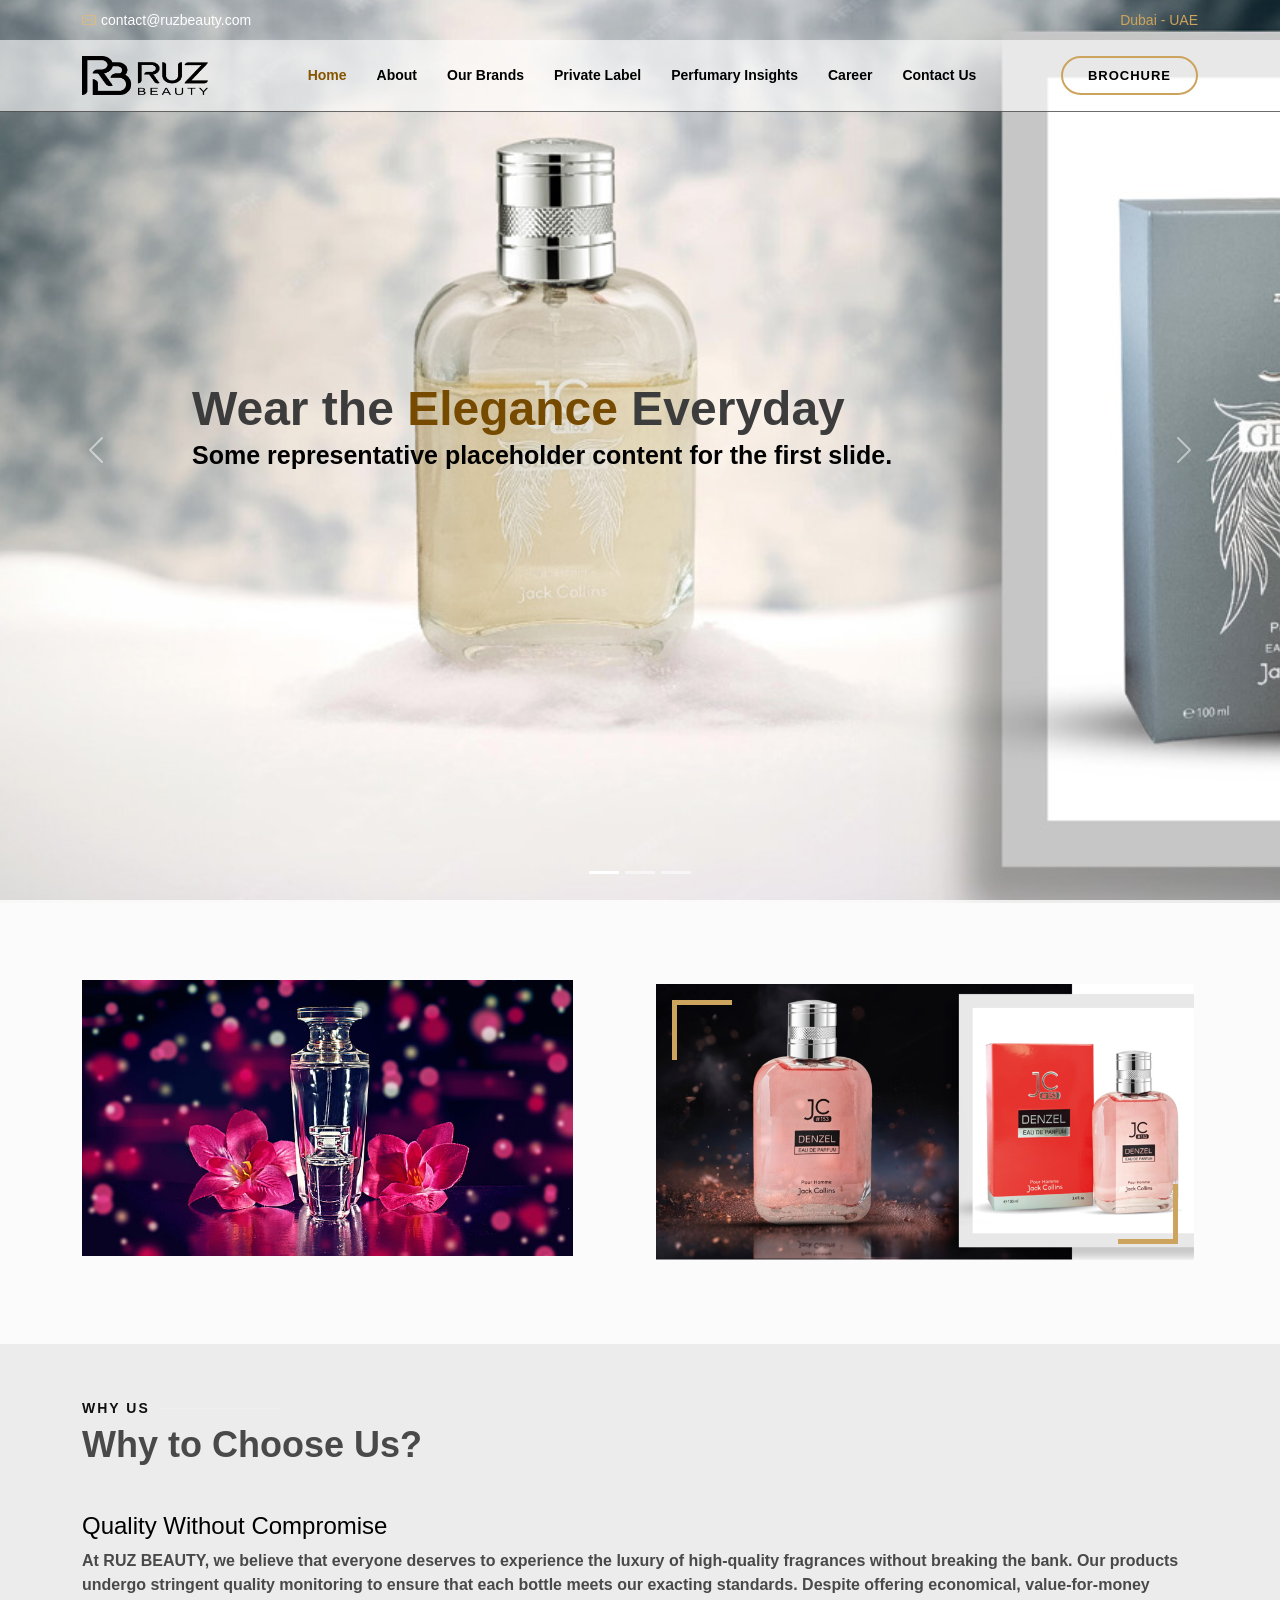
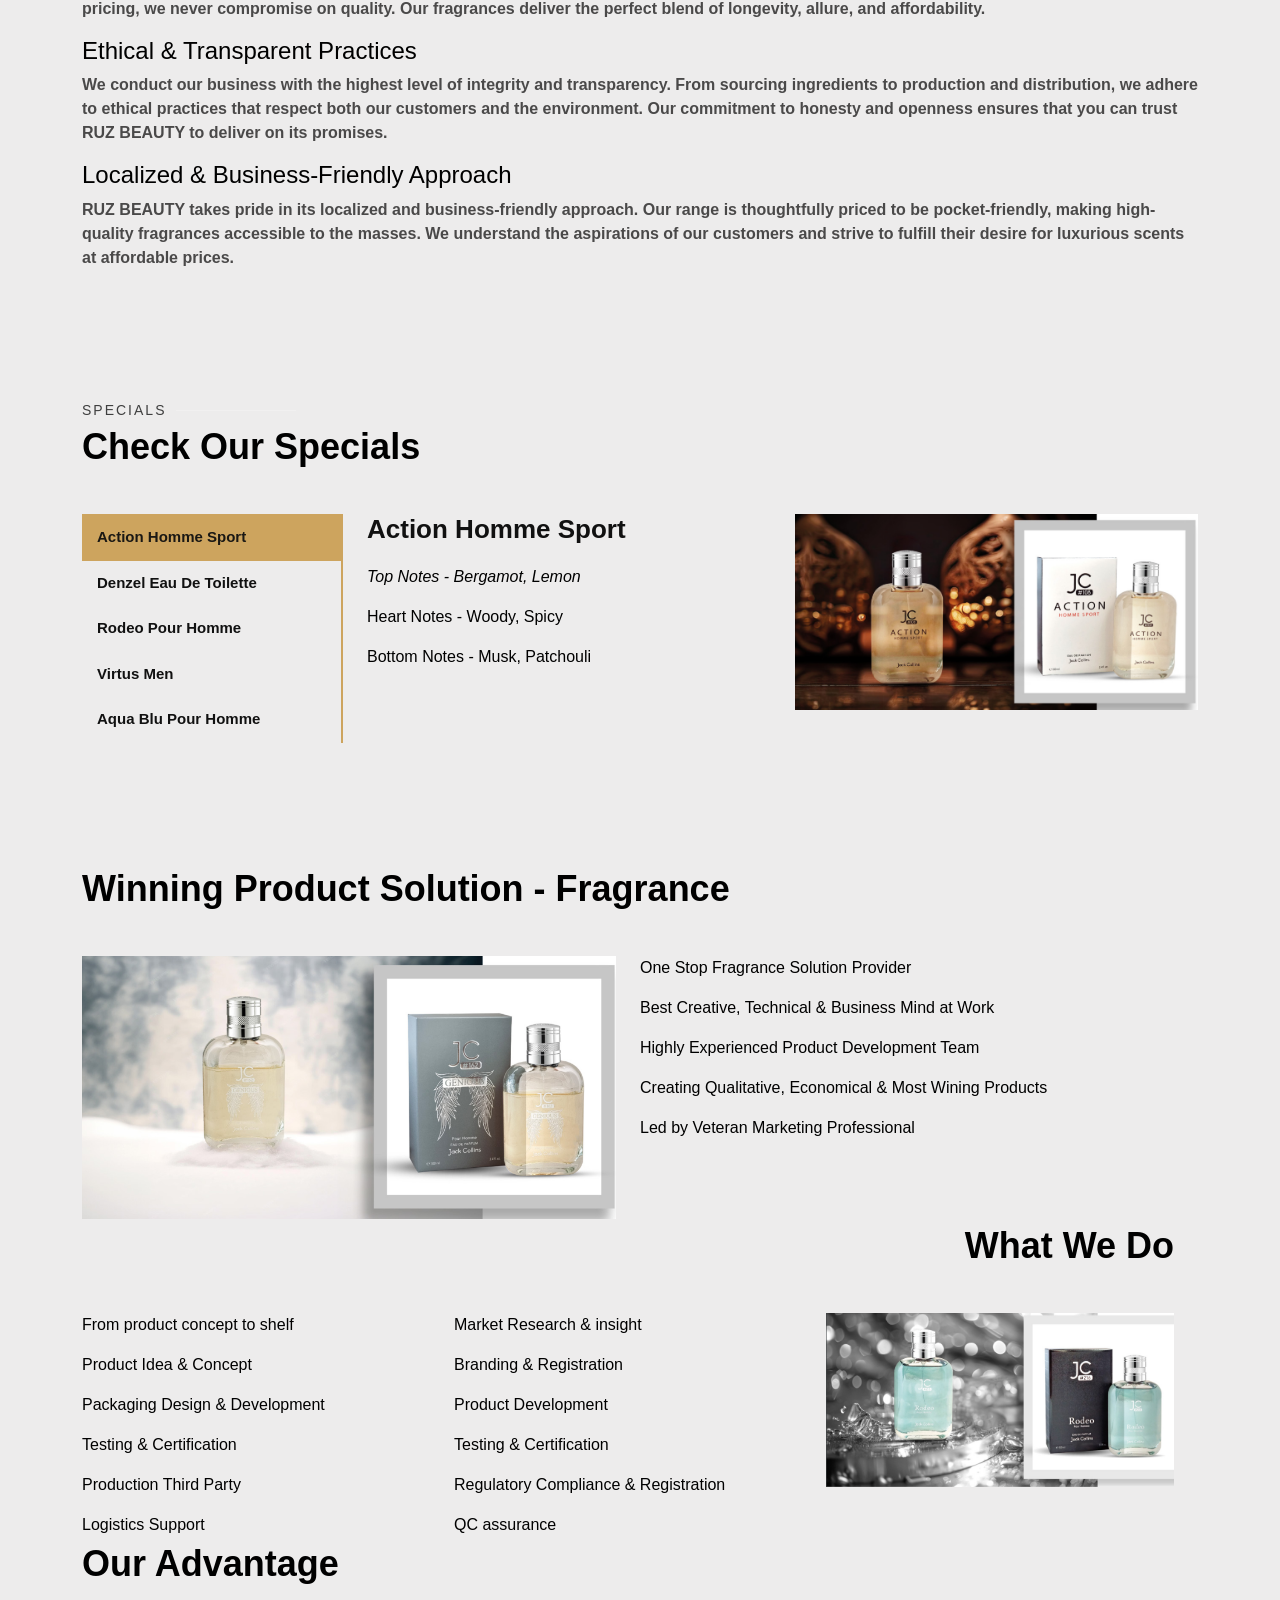
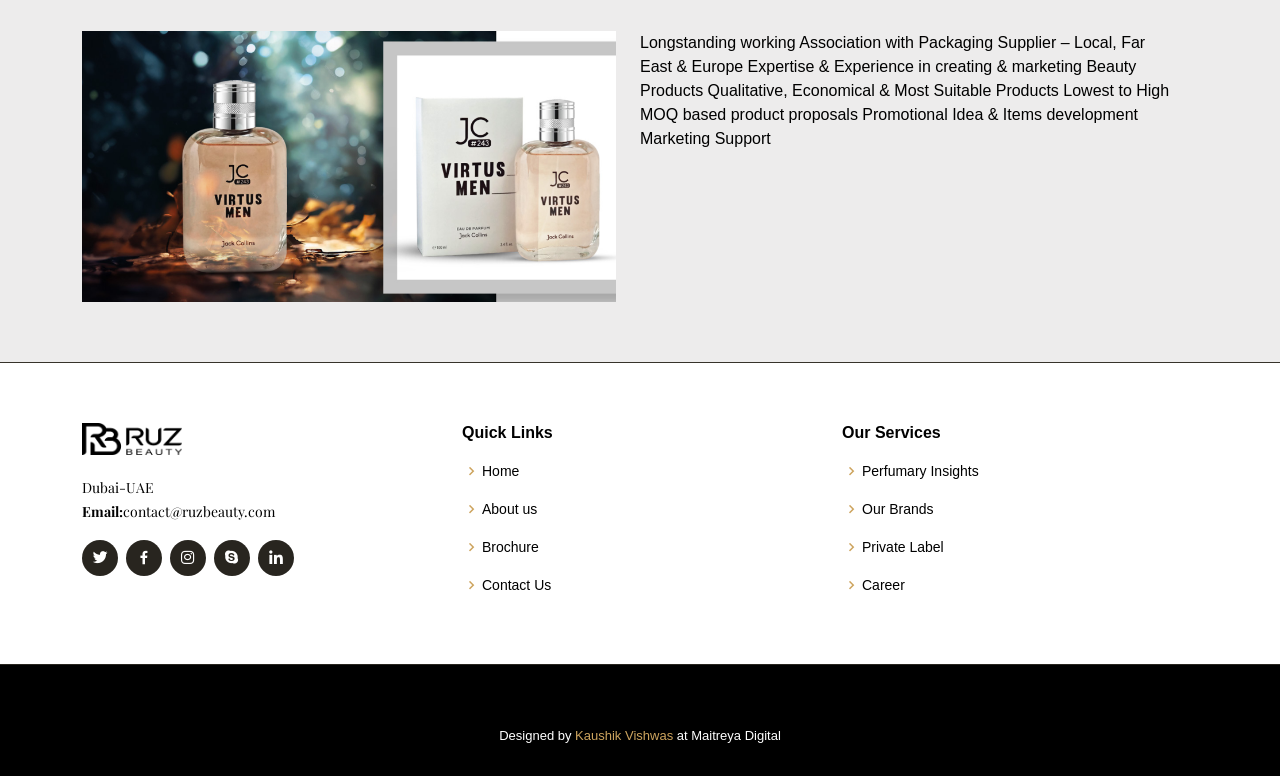
<file: index.html>
<!DOCTYPE html>
<html lang="en">

<head>
  <meta charset="utf-8">
  <meta content="width=device-width, initial-scale=1.0" name="viewport">

  <title>RuzBeauty</title>
  <meta content="" name="description">
  <meta content="" name="keywords">

  <!-- Favicons -->
  <link href="assets/img/favicon.png" rel="icon">
  <link href="assets/img/apple-touch-icon.png" rel="apple-touch-icon">

  <!-- Google Fonts -->
  <link
    href="https://fonts.googleapis.com/css?family=Open+Sans:300,300i,400,400i,600,600i,700,700i|Playfair+Display:ital,wght@0,400;0,500;0,600;0,700;1,400;1,500;1,600;1,700|Poppins:300,300i,400,400i,500,500i,600,600i,700,700i"
    rel="stylesheet">

  <!-- Vendor CSS Files -->
  <link href="assets/vendor/animate.css/animate.min.css" rel="stylesheet">
  <link href="assets/vendor/aos/aos.css" rel="stylesheet">
  <link href="assets/vendor/bootstrap/css/bootstrap.min.css" rel="stylesheet">
  <link href="assets/vendor/bootstrap-icons/bootstrap-icons.css" rel="stylesheet">
  <link href="assets/vendor/boxicons/css/boxicons.min.css" rel="stylesheet">
  <link href="assets/vendor/glightbox/css/glightbox.min.css" rel="stylesheet">
  <link href="assets/vendor/swiper/swiper-bundle.min.css" rel="stylesheet">

  <!-- Template Main CSS File -->
  <link href="assets/css/style.css" rel="stylesheet">

</head>

<body>

  <!-- ======= Top Bar ======= -->
  <div id="topbar" class="d-flex align-items-center fixed-top">
    <div class="container d-flex justify-content-center justify-content-md-between">

      <div class="contact-info d-flex align-items-center">
        <i class="bi bi-envelope d-flex align-items-center"><span>contact@ruzbeauty.com</span></i>
      </div>

      <div class="languages d-none d-md-flex align-items-center">
        <ul>
          <li>Dubai - UAE </li>
        </ul>
      </div>
    </div>
  </div>

  <!-- ======= Header ======= -->
  <header id="header" class="fixed-top d-flex align-items-cente">
    <div class="container-fluid container-xl d-flex align-items-center justify-content-lg-between">

      <h1 class="logo me-auto me-lg-0"> <a href="index.html" class="logo me-auto me-lg-0"><img
            src="assets/img/logo2.png" alt="" class="img-fluid"></a>
      </h1>
      <!-- Uncomment below if you prefer to use an image logo -->

      <nav id="navbar" class="navbar order-last order-lg-0">
        <ul>
          <li><a class="nav-link scrollto active" href="index.html">Home</a></li>
          <li><a class="nav-link scrollto" href="about.html">About</a></li>
          <li><a class="nav-link scrollto" href="brands.html">Our Brands</a></li>
          <li><a class="nav-link scrollto" href="private-labels.html">Private Label</a></li>
          <li><a class="nav-link scrollto" href="perfumery.html">Perfumary Insights</a></li>
          <li><a class="nav-link scrollto" href="career.html">Career</a></li>
          <li><a class="nav-link scrollto" href="contact.html">Contact Us</a></li>
        </ul>
        <i class="bi bi-list mobile-nav-toggle"></i>
      </nav><!-- .navbar -->
      <a href="assets/img/pdf.pdf" class="book-a-table-btn d-lg-flex">Brochure</a>

    </div>
  </header><!-- End Header -->

  <!-- ======= Hero Section ======= -->
  <!-- <section id="hero" class="d-flex align-items-center">
    <div class="container position-relative text-center text-lg-start" data-aos="zoom-in" data-aos-delay="100">
      <div class="row">
        <div class="col-lg-8">
          <h1>Wear the <span>Elegance </span>Everyday</h1>
          <h2>Crafting Luxury Fragrances, One Scent at a Time</h2>
        </div>
      </div>
    </div>
  </section> -->
  <!-- End Hero -->

  <div id="carouselExampleCaptions" class="carousel slide hero" data-bs-ride="carousel">
    <div class="carousel-indicators">
      <button type="button" data-bs-target="#carouselExampleCaptions" data-bs-slide-to="0" class="active"
        aria-current="true" aria-label="Slide 1"></button>
      <button type="button" data-bs-target="#carouselExampleCaptions" data-bs-slide-to="1"
        aria-label="Slide 2"></button>
      <button type="button" data-bs-target="#carouselExampleCaptions" data-bs-slide-to="2"
        aria-label="Slide 3"></button>
    </div>
    <div class="carousel-inner">
      <div class="carousel-item active">
        <img src="assets/img/hero-bg.png" class="d-block" alt="...">
        <div class="carousel-caption d-md-block text-start" style="top: 40%;">
          <h1>Wear the <span>Elegance </span>Everyday</h1>
          <p>Some representative placeholder content for the first slide.</p>
        </div>
      </div>
      <div class="carousel-item">
        <img src="assets/img/hero-bg2.png" class="d-block" alt="...">
        <!-- <div class="carousel-caption d-md-block" style="top: 40%;">
          <h1>Wear the <span>Elegance </span>Everyday</h1>
          <p>Some representative placeholder content for the first slide.</p>
        </div> -->
      </div>
      <div class="carousel-item">
        <img src="assets/img/hero-bg3.png" class="d-block" alt="...">
        <!-- <div class="carousel-caption d-md-block" style="top: 40%;">
          <h1>Wear the <span>Elegance </span>Everyday</h1>
          <p>Some representative placeholder content for the first slide.</p>
        </div> -->
      </div>
    </div>
    <button class="carousel-control-prev" type="button" data-bs-target="#carouselExampleCaptions" data-bs-slide="prev">
      <span class="carousel-control-prev-icon" aria-hidden="true"></span>
      <span class="visually-hidden">Previous</span>
    </button>
    <button class="carousel-control-next" type="button" data-bs-target="#carouselExampleCaptions" data-bs-slide="next">
      <span class="carousel-control-next-icon" aria-hidden="true"></span>
      <span class="visually-hidden">Next</span>
    </button>
  </div>

  <main id="main">

    <!-- ======= About Section ======= -->
    <section id="about" class="about">
      <div class="container" data-aos="fade-up">

        <div class="row">
          <div class="col-lg-6 order-1 order-lg-2" data-aos="zoom-in" data-aos-delay="100">
            <div class="about-img">
              <img src="assets/img/tab2.png" alt="">
            </div>
          </div>
          <div class="col-lg-6 pt-4 pt-lg-0 order-2 order-lg-1 content">
            <!-- <h3>About RuzBeauty</h3> -->
            <!-- <p class="fst-italic">   
              Lorem ipsum dolor sit amet, consectetur adipiscing elit, sed do eiusmod tempor incididunt ut
              labore et
              dolore
              magna aliqua.
            </p> -->
            <img src="assets/img/event-custom.jpg" width="90%" alt="">

          </div>
        </div>

      </div>
    </section><!-- End About Section -->

    <!-- ======= Why Us Section ======= -->
    <section id="why-us" class="why-us">
      <div class="container" data-aos="fade-up">

        <div class="section-title">
          <h2>Why Us</h2>
          <p>Why to Choose Us?</p>
        </div>


        <div class="box" data-aos="zoom-in" data-aos-delay="100">
          <h4> Quality Without Compromise</h4>
          <p>At RUZ BEAUTY, we believe that everyone deserves to experience the luxury of high-quality fragrances
            without breaking the bank. Our products undergo stringent quality monitoring to ensure that each bottle
            meets our exacting standards. Despite offering economical, value-for-money pricing, we never compromise
            on quality. Our fragrances deliver the perfect blend of longevity, allure, and affordability.</p>


          <div class="box" data-aos="zoom-in" data-aos-delay="200">
            <h4>Ethical & Transparent Practices</h4>
            <p>We conduct our business with the highest level of integrity and transparency. From sourcing ingredients
              to production and distribution, we adhere to ethical practices that respect both our customers and the
              environment. Our commitment to honesty and openness ensures that you can trust RUZ BEAUTY to deliver on
              its promises.

            </p>
          </div>



          <div class="box" data-aos="zoom-in" data-aos-delay="300">
            <h4>Localized & Business-Friendly Approach</h4>
            <p>RUZ BEAUTY takes pride in its localized and business-friendly approach. Our range is thoughtfully
              priced to be pocket-friendly, making high-quality fragrances accessible to the masses. We understand the
              aspirations of our customers and strive to fulfill their desire for luxurious scents at affordable
              prices.</p>
          </div>

        </div>

      </div>
    </section><!-- End Why Us Section -->



    <!-- ======= Specials Section ======= -->
    <section id="specials" class="specials">
      <div class="container" data-aos="fade-up">

        <div class="section-title">
          <h2>Specials</h2>
          <p>Check Our Specials</p>
        </div>

        <div class="row" data-aos="fade-up" data-aos-delay="100">
          <div class="col-lg-3">
            <ul class="nav nav-tabs flex-column">
              <li class="nav-item">
                <a class="nav-link active show" data-bs-toggle="tab" href="#tab-1">Action Homme Sport</a>
              </li>
              <li class="nav-item">
                <a class="nav-link" data-bs-toggle="tab" href="#tab-2">Denzel Eau De Toilette</a>
              </li>
              <li class="nav-item">
                <a class="nav-link" data-bs-toggle="tab" href="#tab-3">Rodeo Pour Homme</a>
              </li>
              <li class="nav-item">
                <a class="nav-link" data-bs-toggle="tab" href="#tab-4">Virtus Men</a>
              </li>
              <li class="nav-item">
                <a class="nav-link" data-bs-toggle="tab" href="#tab-5">Aqua Blu Pour Homme</a>
              </li>
            </ul>
          </div>
          <div class="col-lg-9 mt-4 mt-lg-0">
            <div class="tab-content">
              <div class="tab-pane active show" id="tab-1">
                <div class="row">
                  <div class="col-lg-6 details order-2 order-lg-1">
                    <h3>Action Homme Sport</h3>
                    <p class="fst-italic">Top Notes - Bergamot, Lemon</p>
                    <p>Heart Notes - Woody, Spicy</p>
                    <p>Bottom Notes - Musk, Patchouli</p>
                  </div>
                  <div class="col-lg-6 text-center order-1 order-lg-2">
                    <img src="assets/img/tab1.png" alt="" class="img-fluid">
                  </div>
                </div>
              </div>
              <div class="tab-pane" id="tab-2">
                <div class="row">
                  <div class="col-lg-8 details order-2 order-lg-1">
                    <h3>Denzel Eau De Toilette</h3>
                    <p class="fst-italic">Top Notes - Aromatic, Bergamot </p>
                    <p>Heart Notes - Woody, Patchouli</p>
                    <p>Bottom Notes - Amber, Musk</p>
                  </div>
                  <div class="col-lg-4 text-center order-1 order-lg-2">
                    <img src="assets/img/tab2.png" alt="" class="img-fluid">
                  </div>
                </div>
              </div>
              <div class="tab-pane" id="tab-3">
                <div class="row">
                  <div class="col-lg-8 details order-2 order-lg-1">
                    <h3>Rodeo Pour Homme</h3>
                    <p class="fst-italic">Top Notes - Bergamot, Aromatic</p>
                    <p>Heart Notes - Spicy, Geranium</p>
                    <p>Bottom Notes - Amber, Woody</p>
                  </div>
                  <div class="col-lg-4 text-center order-1 order-lg-2">
                    <img src="assets/img/tab3.png" alt="" class="img-fluid">
                  </div>
                </div>
              </div>
              <div class="tab-pane" id="tab-4">
                <div class="row">
                  <div class="col-lg-8 details order-2 order-lg-1">
                    <h3>Virtus Men</h3>
                    <p class="fst-italic">Top Notes - Aromatic, Bergamot</p>
                    <p>Heart Notes - Woody, Spicy</p>
                    <p>Bottom Notes - Amber, Musk</p>
                  </div>
                  <div class="col-lg-4 text-center order-1 order-lg-2">
                    <img src="assets/img/tab4.png" alt="" class="img-fluid">
                  </div>
                </div>
              </div>
              <div class="tab-pane" id="tab-5">
                <div class="row">
                  <div class="col-lg-8 details order-2 order-lg-1">
                    <h3>Aqua Blu Pour Homme</h3>
                    <p class="fst-italic">Top Notes - Bergamot, Lemon, Lavender</p>
                    <p>Heart Notes - Spicy, Sea, Water</p>
                    <p>Bottom Notes - Smoke, Musk</p>
                  </div>
                  <div class="col-lg-4 text-center order-1 order-lg-2">
                    <img src="assets/img/tab5.png" alt="" class="img-fluid">
                  </div>
                </div>
              </div>
            </div>
          </div>
        </div>

      </div>
    </section><!-- End Specials Section -->


    <!-- ======= Specials Section ======= -->
    <section id="specials" class="specials">
      <div class="container" data-aos="fade-up">
        <div class="section-title">
          <p>Winning Product Solution - Fragrance</p>
        </div>
        <div class="row" data-aos="fade-up" data-aos-delay="100">
          <div class="row">
            <div class="col-lg-6 text-center order-1 order-lg-1">
              <img src="assets/img/hero-bg.png" alt="" class="img-fluid">
            </div>
            <div class="col-lg-6 details order-2 order-lg-2">
              <p> One Stop Fragrance Solution Provider</p>
              <p> Best Creative, Technical & Business Mind at Work</p>
              <p> Highly Experienced Product Development Team</p>
              <p> Creating Qualitative, Economical & Most Wining Products</p>
              <p> Led by Veteran Marketing Professional
              </p>
            </div>
          </div>
        </div>
        <div class="row" data-aos="fade-up" data-aos-delay="100">

          <div class="row">
            <div class="section-title text-end">
              <p>What We Do</p>
            </div>

            <div class="col-lg-4 details order-2">
              <p> From product concept to shelf</p>
              <p> Product Idea & Concept</p>
              <p> Packaging Design & Development </p>
              <p> Testing & Certification</p>
              <p> Production Third Party</p>
              <p> Logistics Support</p>
            </div>

            <div class="col-lg-4 details order-2">
              <p> Market Research & insight</p>
              <p> Branding & Registration</p>
              <p> Product Development </p>
              <p> Testing & Certification</p>
              <p> Regulatory Compliance & Registration</p>
              <p> QC assurance</p>
            </div>

            <div class="col-lg-4 text-center order-1 order-lg-2">
              <img src="assets/img/tab3.png" alt="" class="img-fluid">
            </div>
          </div>
        </div>



        <div class="section-title">
          <p>Our Advantage</p>
        </div>
        <div class="row" data-aos="fade-up" data-aos-delay="100">
          <div class="row">
            <div class="col-lg-6 text-center order-1 order-lg-1">
              <img src="assets/img/tab4.png" alt="" class="img-fluid">
            </div>
            <div class="col-lg-6 details order-2 order-lg-2">
              <p>Longstanding working Association with Packaging Supplier – Local, Far East & Europe
                Expertise & Experience in creating & marketing Beauty Products
                Qualitative, Economical & Most Suitable Products
                Lowest to High MOQ based product proposals
                Promotional Idea & Items development
                Marketing Support
              </p>
            </div>
          </div>
        </div>
      </div>
    </section><!-- End Specials Section -->







    <!-- ======= Testimonials Section ======= -->
    <!-- <section id="testimonials" class="testimonials section-bg">
      <div class="container" data-aos="fade-up">

        <div class="section-title">
          <h2>Testimonials</h2>
          <p>What they're saying about us</p>
        </div>

        <div class="testimonials-slider swiper" data-aos="fade-up" data-aos-delay="100">
          <div class="swiper-wrapper">

            <div class="swiper-slide">
              <div class="testimonial-item">
                <p>
                  <i class="bx bxs-quote-alt-left quote-icon-left"></i>
                  RUZ BEAUTY's fragrances are simply enchanting! Each scent is unique and long-lasting. I always get
                  compliments whenever I wear them.
                  <i class="bx bxs-quote-alt-right quote-icon-right"></i>
                </p>
                <img src="assets/img/testimonials/testimonials-1.jpg" class="testimonial-img" alt="">
                <h3>Saul Goodman</h3>
                <h4>Ceo &amp; Founder</h4>
              </div>
            </div>
            <div class="swiper-slide">
              <div class="testimonial-item">
                <p>
                  <i class="bx bxs-quote-alt-left quote-icon-left"></i>
                  I love the variety of scents RUZ BEAUTY offers. There's something for every occasion and mood. Their
                  commitment to quality is evident in every bottle.
                  <i class="bx bxs-quote-alt-right quote-icon-right"></i>
                </p>
                <img src="assets/img/testimonials/testimonials-2.jpg" class="testimonial-img" alt="">
                <h3>Sara Wilsson</h3>
                <h4>Designer</h4>
              </div>
            </div>

            <div class="swiper-slide">
              <div class="testimonial-item">
                <p>
                  <i class="bx bxs-quote-alt-left quote-icon-left"></i>
                  RUZ BEAUTY's perfumes are a game-changer! The fragrances are sophisticated and enduring. I'm a
                  customer for life!
                  <i class="bx bxs-quote-alt-right quote-icon-right"></i>
                </p>
                <img src="assets/img/testimonials/testimonials-3.jpg" class="testimonial-img" alt="">
                <h3>Jena Karlis</h3>
                <h4>Store Owner</h4>
              </div>
            </div>

            <div class="swiper-slide">
              <div class="testimonial-item">
                <p>
                  <i class="bx bxs-quote-alt-left quote-icon-left"></i>
                  The attention to detail in RUZ BEAUTY's products is unmatched. The scents are luxurious and memorable,
                  making me feel special every time I wear them
                  <i class="bx bxs-quote-alt-right quote-icon-right"></i>
                </p>
                <img src="assets/img/testimonials/testimonials-4.jpg" class="testimonial-img" alt="">
                <h3>Matt Brandon</h3>
                <h4>Freelancer</h4>
              </div>
            </div>

            <div class="swiper-slide">
              <div class="testimonial-item">
                <p>
                  <i class="bx bxs-quote-alt-left quote-icon-left"></i>
                  RUZ BEAUTY has truly mastered the art of perfumery. Their fragrances are exquisite and have become my
                  go-to for any event. Highly recommended!
                  <i class="bx bxs-quote-alt-right quote-icon-right"></i>
                </p>
                <img src="assets/img/testimonials/testimonials-5.jpg" class="testimonial-img" alt="">
                <h3>John Larson</h3>
                <h4>Entrepreneur</h4>
              </div>
            </div>

          </div>
          <div class="swiper-pagination"></div>
        </div>

      </div>
    </section> -->
    <!-- End Testimonials Section -->


    <!-- ======= Chefs Section ======= -->
    <!-- <section id="chefs" class="chefs">
      <div class="container" data-aos="fade-up">

        <div class="section-title">
          <h2>Chefs</h2>
          <p>Our Proffesional Chefs</p>
        </div>

        <div class="row">

          <div class="col-lg-4 col-md-6">
            <div class="member" data-aos="zoom-in" data-aos-delay="100">
              <img src="assets/img/chefs/chefs-1.jpg" class="img-fluid" alt="">
              <div class="member-info">
                <div class="member-info-content">
                  <h4>Walter White</h4>
                  <span>Master Chef</span>
                </div>
                <div class="social">
                  <a href=""><i class="bi bi-twitter"></i></a>
                  <a href=""><i class="bi bi-facebook"></i></a>
                  <a href=""><i class="bi bi-instagram"></i></a>
                  <a href=""><i class="bi bi-linkedin"></i></a>
                </div>
              </div>
            </div>
          </div>

          <div class="col-lg-4 col-md-6">
            <div class="member" data-aos="zoom-in" data-aos-delay="200">
              <img src="assets/img/chefs/chefs-2.jpg" class="img-fluid" alt="">
              <div class="member-info">
                <div class="member-info-content">
                  <h4>Sarah Jhonson</h4>
                  <span>Patissier</span>
                </div>
                <div class="social">
                  <a href=""><i class="bi bi-twitter"></i></a>
                  <a href=""><i class="bi bi-facebook"></i></a>
                  <a href=""><i class="bi bi-instagram"></i></a>
                  <a href=""><i class="bi bi-linkedin"></i></a>
                </div>
              </div>
            </div>
          </div>

          <div class="col-lg-4 col-md-6">
            <div class="member" data-aos="zoom-in" data-aos-delay="300">
              <img src="assets/img/chefs/chefs-3.jpg" class="img-fluid" alt="">
              <div class="member-info">
                <div class="member-info-content">
                  <h4>William Anderson</h4>
                  <span>Cook</span>
                </div>
                <div class="social">
                  <a href=""><i class="bi bi-twitter"></i></a>
                  <a href=""><i class="bi bi-facebook"></i></a>
                  <a href=""><i class="bi bi-instagram"></i></a>
                  <a href=""><i class="bi bi-linkedin"></i></a>
                </div>
              </div>
            </div>
          </div>

        </div>

      </div>
    </section> -->
    <!-- End Chefs Section -->

  </main><!-- End #main -->

  <!-- ======= Footer ======= -->
  <footer id="footer">
    <div class="footer-top">
      <div class="container">
        <div class="row">

          <div class="col-lg-4 col-md-6">
            <div class="footer-info">
              <img src="assets/img/logo2.png" width="100px" alt=""> <br> <br>
              <p>
                Dubai-UAE <br>
                <strong>Email:</strong>contact@ruzbeauty.com<br>
              </p>
              <div class="social-links mt-3">
                <a href="#" class="twitter"><i class="bx bxl-twitter"></i></a>
                <a href="#" class="facebook"><i class="bx bxl-facebook"></i></a>
                <a href="#" class="instagram"><i class="bx bxl-instagram"></i></a>
                <a href="#" class="google-plus"><i class="bx bxl-skype"></i></a>
                <a href="#" class="linkedin"><i class="bx bxl-linkedin"></i></a>
              </div>
            </div>
          </div>

          <div class="col-lg-4 col-md-6 footer-links">
            <h4>Quick Links</h4>
            <ul>
              <li><i class="bx bx-chevron-right"></i> <a href="index.html">Home</a></li>
              <li><i class="bx bx-chevron-right"></i> <a href="about.html">About us</a></li>
              <li><i class="bx bx-chevron-right"></i> <a href="assets/img/pdf.pdf">Brochure</a></li>
              <li><i class="bx bx-chevron-right"></i> <a href="contact.html">Contact Us</a></li>
            </ul>
          </div>

          <div class="col-lg-4 col-md-6 footer-links">
            <h4>Our Services</h4>
            <ul>
              <li><i class="bx bx-chevron-right"></i> <a href="perfumery.html">Perfumary Insights</a></li>
              <li><i class="bx bx-chevron-right"></i> <a href="brands.html">Our Brands</a></li>
              <li><i class="bx bx-chevron-right"></i> <a href="private-labels.html">Private Label</a></li>
              <li><i class="bx bx-chevron-right"></i> <a href="career.html">Career</a></li>

            </ul>
          </div>



        </div>
      </div>
    </div>

    <div class="container">
      <div class="copyright">
        &copy; Copyright <strong><span>RuzBeauty</span></strong>. All Rights Reserved
      </div>
      <div class="credits">
        Designed by <a href="">Kaushik Vishwas</a> at Maitreya Digital
      </div>
    </div>
  </footer><!-- End Footer -->

  <!-- <div id="preloader"></div> -->
  <a href="#" class="back-to-top d-flex align-items-center justify-content-center"><i
      class="bi bi-arrow-up-short"></i></a>

  <!-- Vendor JS Files -->
  <script src="assets/vendor/aos/aos.js"></script>
  <script src="assets/vendor/bootstrap/js/bootstrap.bundle.min.js"></script>
  <script src="assets/vendor/glightbox/js/glightbox.min.js"></script>
  <script src="assets/vendor/isotope-layout/isotope.pkgd.min.js"></script>
  <script src="assets/vendor/swiper/swiper-bundle.min.js"></script>
  <script src="assets/vendor/php-email-form/validate.js"></script>

  <!-- Template Main JS File -->
  <script src="assets/js/main.js"></script>

</body>

</html>
</file>
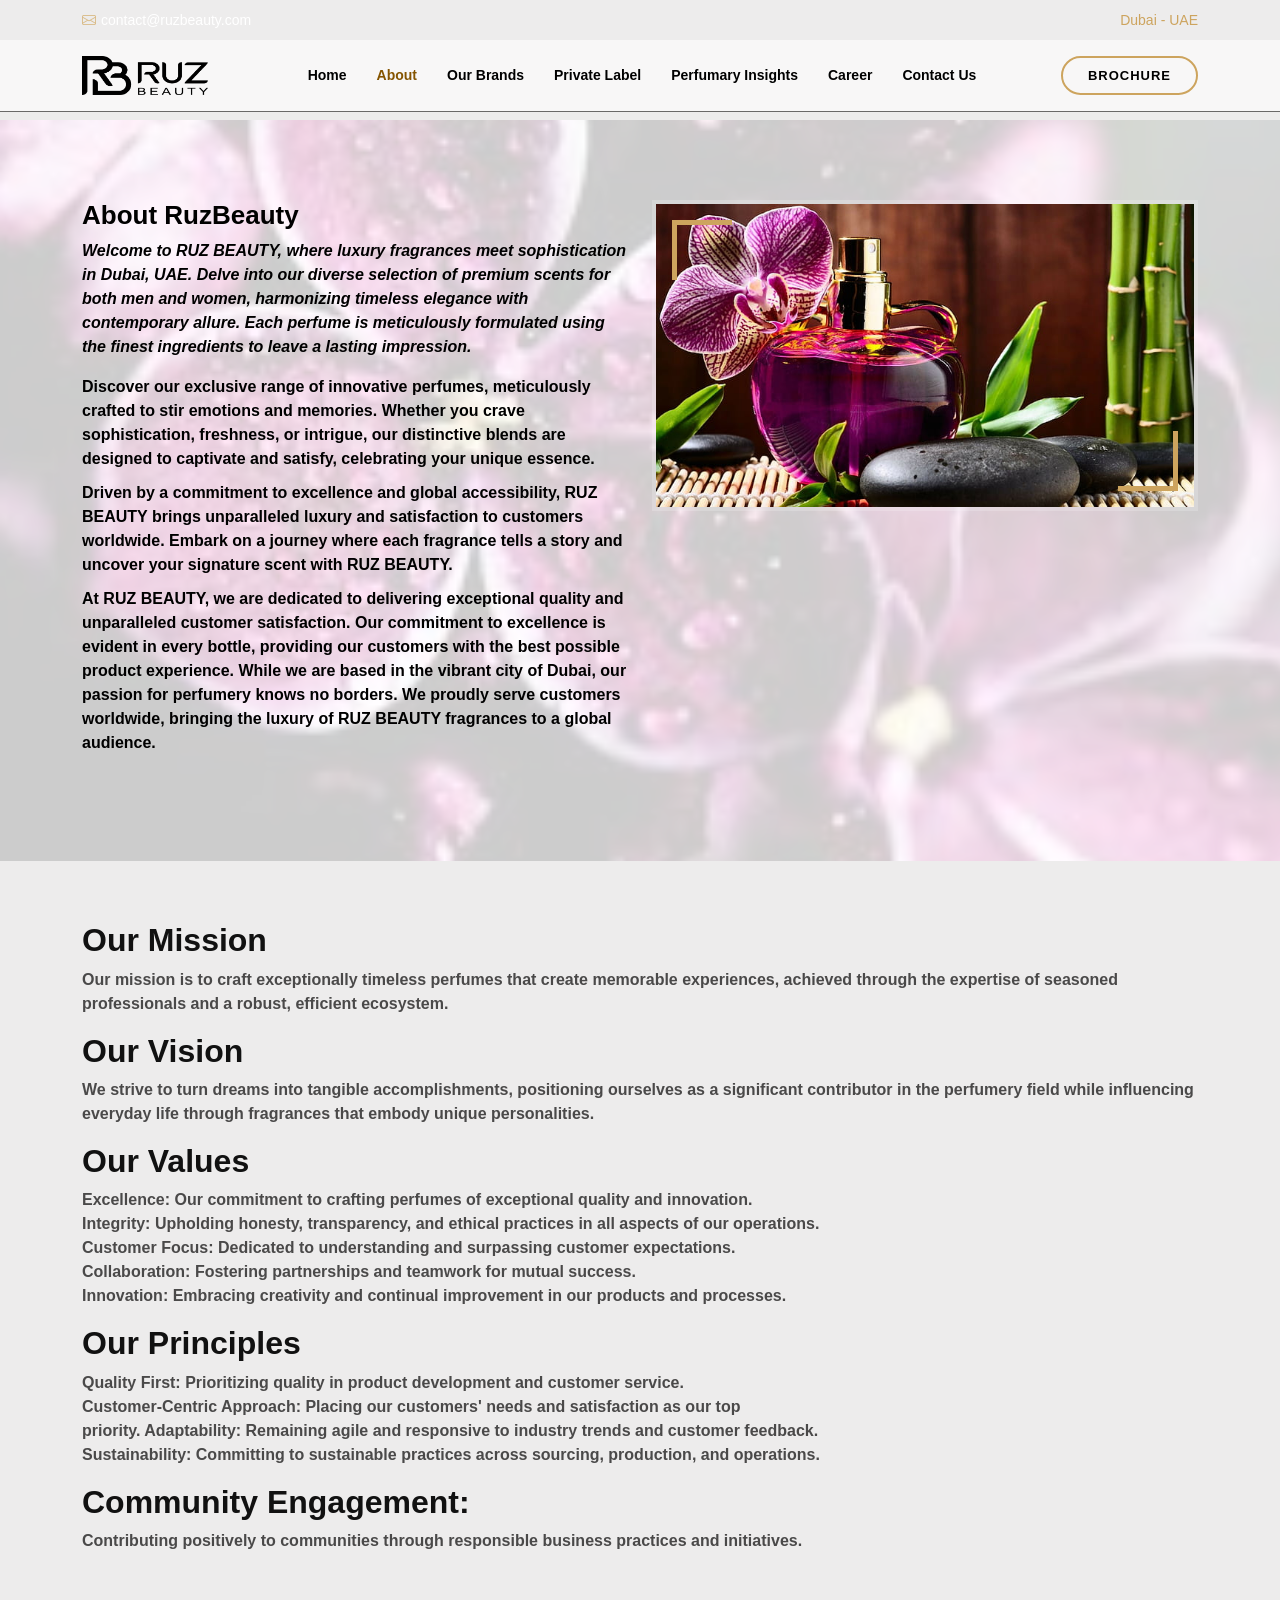
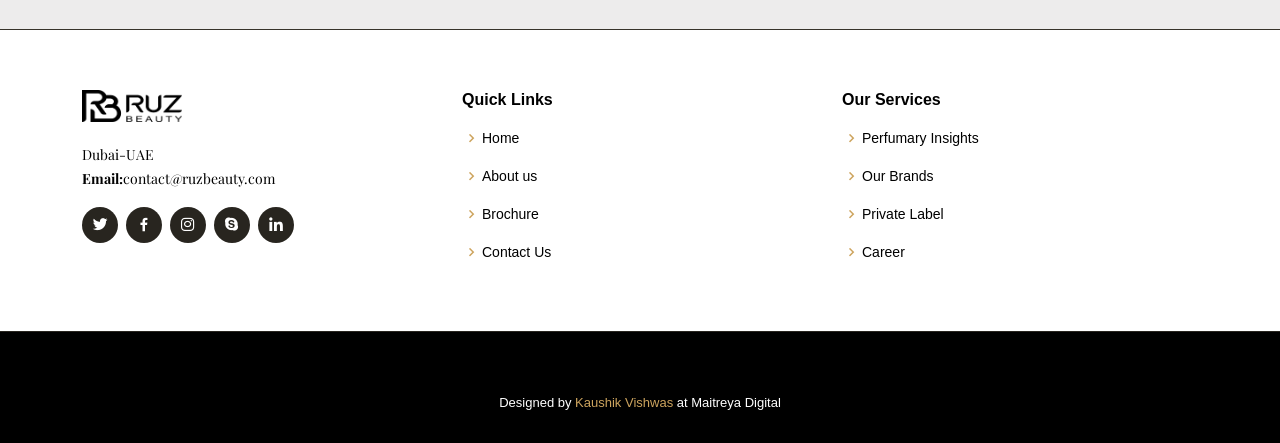
<file: about.html>
<!DOCTYPE html>
<html lang="en">

<head>
    <meta charset="utf-8">
    <meta content="width=device-width, initial-scale=1.0" name="viewport">

    <title>RuzBeauty</title>
    <meta content="" name="description">
    <meta content="" name="keywords">

    <!-- Favicons -->
    <link href="assets/img/favicon.png" rel="icon">
    <link href="assets/img/apple-touch-icon.png" rel="apple-touch-icon">

    <!-- Google Fonts -->
    <link
        href="https://fonts.googleapis.com/css?family=Open+Sans:300,300i,400,400i,600,600i,700,700i|Playfair+Display:ital,wght@0,400;0,500;0,600;0,700;1,400;1,500;1,600;1,700|Poppins:300,300i,400,400i,500,500i,600,600i,700,700i"
        rel="stylesheet">

    <!-- Vendor CSS Files -->
    <link href="assets/vendor/animate.css/animate.min.css" rel="stylesheet">
    <link href="assets/vendor/aos/aos.css" rel="stylesheet">
    <link href="assets/vendor/bootstrap/css/bootstrap.min.css" rel="stylesheet">
    <link href="assets/vendor/bootstrap-icons/bootstrap-icons.css" rel="stylesheet">
    <link href="assets/vendor/boxicons/css/boxicons.min.css" rel="stylesheet">
    <link href="assets/vendor/glightbox/css/glightbox.min.css" rel="stylesheet">
    <link href="assets/vendor/swiper/swiper-bundle.min.css" rel="stylesheet">

    <!-- Template Main CSS File -->
    <link href="assets/css/style.css" rel="stylesheet">

</head>

<body>

    <!-- ======= Top Bar ======= -->
    <div id="topbar" class="d-flex align-items-center fixed-top">
        <div class="container d-flex justify-content-center justify-content-md-between">

            <div class="contact-info d-flex align-items-center">
                <i class="bi bi-envelope d-flex align-items-center"><span>contact@ruzbeauty.com</span></i>
            </div>

            <div class="languages d-none d-md-flex align-items-center">
                <ul>
                    <li>Dubai - UAE </li>
                </ul>
            </div>
        </div>
    </div>

    <!-- ======= Header ======= -->
    <header id="header" class="fixed-top d-flex align-items-cente">
        <div class="container-fluid container-xl d-flex align-items-center justify-content-lg-between">

            <h1 class="logo me-auto me-lg-0"> <a href="index.html" class="logo me-auto me-lg-0"><img
                        src="assets/img/logo2.png" alt="" class="img-fluid"></a>
            </h1>
            <!-- Uncomment below if you prefer to use an image logo -->

            <nav id="navbar" class="navbar order-last order-lg-0">
                <ul>
                    <li><a class="nav-link scrollto" href="index.html">Home</a></li>
                    <li><a class="nav-link scrollto active" href="about.html">About</a></li>
                    <li><a class="nav-link scrollto" href="brands.html">Our Brands</a></li>
                    <li><a class="nav-link scrollto" href="private-labels.html">Private Label</a></li>
                    <li><a class="nav-link scrollto" href="perfumery.html">Perfumary Insights</a></li>
                    <li><a class="nav-link scrollto" href="career.html">Career</a></li>
                    <li><a class="nav-link scrollto" href="contact.html">Contact Us</a></li>
                </ul>
                <i class="bi bi-list mobile-nav-toggle"></i>
            </nav><!-- .navbar -->
            <a href="assets/img/pdf.pdf" class="book-a-table-btn d-lg-flex">Brochure</a>

        </div>
    </header><!-- End Header -->


    <!-- ======= Hero Section ======= -->
    <section id="hero2" class="d-flex align-items-center">

    </section><!-- End Hero -->

    <main id="main">

        <!-- ======= About Section ======= -->
        <section id="about" class="about">
            <div class="container" data-aos="fade-up">

                <div class="row">

                    <div class="col-lg-6 pt-4 pt-lg-0 order-2 order-lg-1 content">
                        <h3>About RuzBeauty</h3>
                        <p class="fst-italic">
                            Welcome to RUZ BEAUTY, where luxury fragrances meet sophistication in Dubai, UAE. Delve into
                            our diverse selection of premium scents for both men and women, harmonizing timeless
                            elegance with contemporary allure. Each perfume is meticulously formulated using the finest
                            ingredients to leave a lasting impression.
                        </p>
                        <ul>
                            <li></i>Discover our exclusive range of innovative perfumes,
                                meticulously crafted to stir emotions and memories. Whether you crave sophistication,
                                freshness, or intrigue, our distinctive blends are designed to captivate and satisfy,
                                celebrating your unique essence. </li>
                            <li></i> Driven by a commitment to excellence and global
                                accessibility, RUZ BEAUTY brings unparalleled luxury and satisfaction to customers
                                worldwide. Embark on a journey where each fragrance tells a story and uncover your
                                signature scent with RUZ BEAUTY.</li>
                            <li> </i> At RUZ BEAUTY, we are dedicated to delivering
                                exceptional quality and unparalleled customer satisfaction. Our commitment to excellence
                                is evident in every bottle, providing our customers with the best possible product
                                experience. While we are based in the vibrant city of Dubai, our passion for perfumery
                                knows no borders. We proudly serve customers worldwide, bringing the luxury of RUZ
                                BEAUTY fragrances to a global audience.</li>

                        </ul>

                    </div>
                    <div class="col-lg-6 order-1 order-lg-2" data-aos="zoom-in" data-aos-delay="100">
                        <div class="about-img">
                            <img src="assets/img/about.jpg" alt="">
                        </div>
                    </div>
                </div>

            </div>
        </section><!-- End About Section -->


        <!-- ======= Why Us Section ======= -->
        <section id="why-us" class="why-us">
            <div class="container" data-aos="fade-up">




                <div data-aos="zoom-in" data-aos-delay="100">
                    <h2>Our Mission</h2>
                    <p>Our mission is to craft exceptionally timeless perfumes that create memorable
                        experiences, achieved through the expertise of seasoned professionals and a robust,
                        efficient ecosystem.</p>
                </div>



                <div data-aos="zoom-in" data-aos-delay="200">
                    <h2>Our Vision</h2>
                    <p>We strive to turn dreams into tangible accomplishments, positioning ourselves as a
                        significant contributor in the perfumery field while influencing everyday life through
                        fragrances that embody unique personalities.</p>
                </div>


                <h2>Our Values</h2>
                <p> Excellence: Our commitment to crafting perfumes of exceptional quality and innovation.
                    <br>
                    Integrity: Upholding honesty, transparency, and ethical practices in all aspects of our
                    operations. <br>
                    Customer Focus: Dedicated to understanding and surpassing customer expectations. <br>
                    Collaboration: Fostering partnerships and teamwork for mutual success. <br>
                    Innovation: Embracing creativity and continual improvement in our products and
                    processes.
                </p>

                <h2>Our Principles</h2>
                <p>Quality First: Prioritizing quality in product development and customer service. <br>
                    Customer-Centric Approach: Placing our customers' needs and satisfaction as our top <br>
                    priority.
                    Adaptability: Remaining agile and responsive to industry trends and customer feedback.
                    <br>
                    Sustainability: Committing to sustainable practices across sourcing, production, and
                    operations.
                </p>


                <h2>Community Engagement:</h2>
                <p>Contributing positively to communities through responsible business practices and
                    initiatives.</p>



            </div>
        </section><!-- End Why Us Section -->



    </main><!-- End #main -->


    <!-- ======= Footer ======= -->
    <footer id="footer">
        <div class="footer-top">
            <div class="container">
                <div class="row">

                    <div class="col-lg-4 col-md-6">
                        <div class="footer-info">
                            <img src="assets/img/logo2.png" width="100px" alt=""> <br> <br>
                            <p>
                                Dubai-UAE <br>
                                <strong>Email:</strong>contact@ruzbeauty.com<br>
                            </p>
                            <div class="social-links mt-3">
                                <a href="#" class="twitter"><i class="bx bxl-twitter"></i></a>
                                <a href="#" class="facebook"><i class="bx bxl-facebook"></i></a>
                                <a href="#" class="instagram"><i class="bx bxl-instagram"></i></a>
                                <a href="#" class="google-plus"><i class="bx bxl-skype"></i></a>
                                <a href="#" class="linkedin"><i class="bx bxl-linkedin"></i></a>
                            </div>
                        </div>
                    </div>

                    <div class="col-lg-4 col-md-6 footer-links">
                        <h4>Quick Links</h4>
                        <ul>
                            <li><i class="bx bx-chevron-right"></i> <a href="index.html">Home</a></li>
                            <li><i class="bx bx-chevron-right"></i> <a href="about.html">About us</a></li>
                            <li><i class="bx bx-chevron-right"></i> <a href="assets/img/pdf.pdf">Brochure</a></li>
                            <li><i class="bx bx-chevron-right"></i> <a href="contact.html">Contact Us</a></li>
                        </ul>
                    </div>

                    <div class="col-lg-4 col-md-6 footer-links">
                        <h4>Our Services</h4>
                        <ul>
                            <li><i class="bx bx-chevron-right"></i> <a href="perfumery.html">Perfumary Insights</a></li>
                            <li><i class="bx bx-chevron-right"></i> <a href="brands.html">Our Brands</a></li>
                            <li><i class="bx bx-chevron-right"></i> <a href="private-labels.html">Private Label</a></li>
                            <li><i class="bx bx-chevron-right"></i> <a href="career.html">Career</a></li>

                        </ul>
                    </div>



                </div>
            </div>
        </div>

        <div class="container">
            <div class="copyright">
                &copy; Copyright <strong><span>RuzBeauty</span></strong>. All Rights Reserved
            </div>
            <div class="credits">
                Designed by <a href="">Kaushik Vishwas</a> at Maitreya Digital
            </div>
        </div>
    </footer><!-- End Footer -->

    <!-- <div id="preloader"></div> -->
    <a href="#" class="back-to-top d-flex align-items-center justify-content-center"><i
            class="bi bi-arrow-up-short"></i></a>

    <!-- Vendor JS Files -->
    <script src="assets/vendor/aos/aos.js"></script>
    <script src="assets/vendor/bootstrap/js/bootstrap.bundle.min.js"></script>
    <script src="assets/vendor/glightbox/js/glightbox.min.js"></script>
    <script src="assets/vendor/isotope-layout/isotope.pkgd.min.js"></script>
    <script src="assets/vendor/swiper/swiper-bundle.min.js"></script>
    <script src="assets/vendor/php-email-form/validate.js"></script>

    <!-- Template Main JS File -->
    <script src="assets/js/main.js"></script>

</body>

</html>
</file>
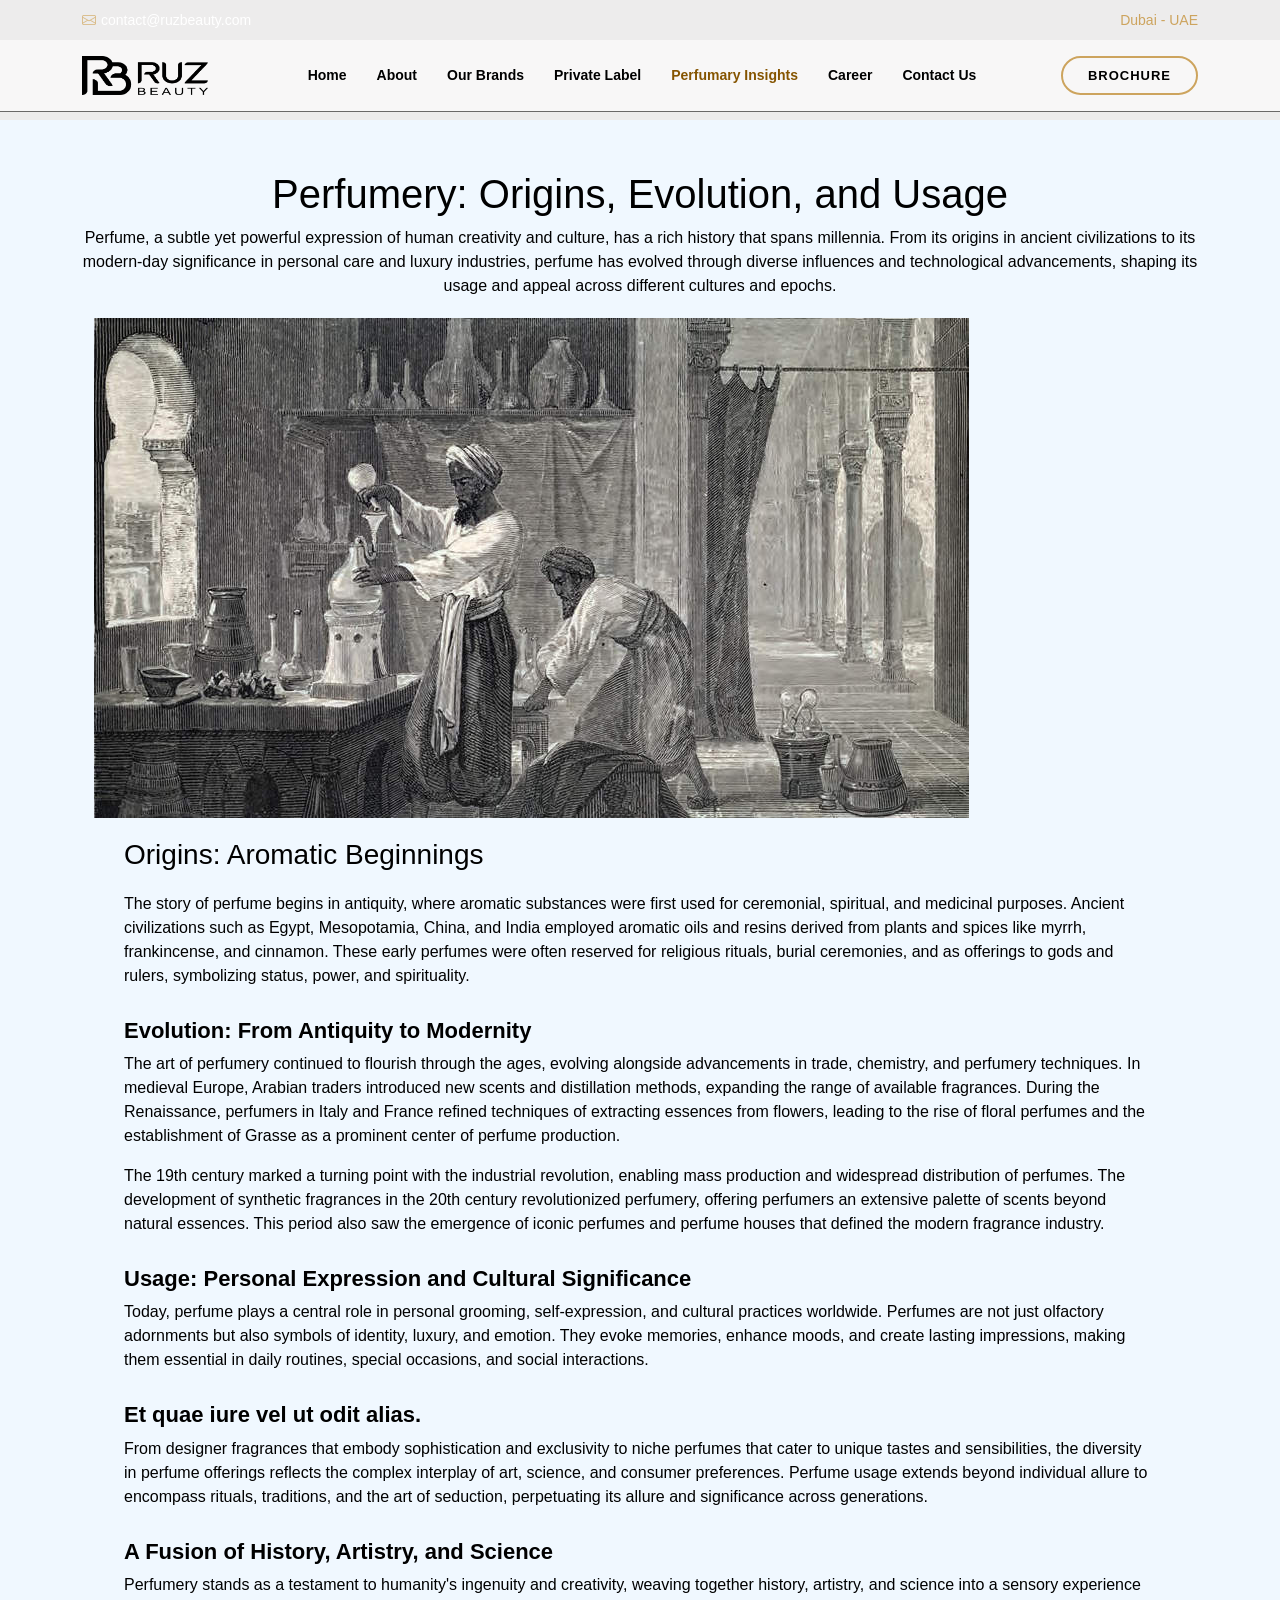
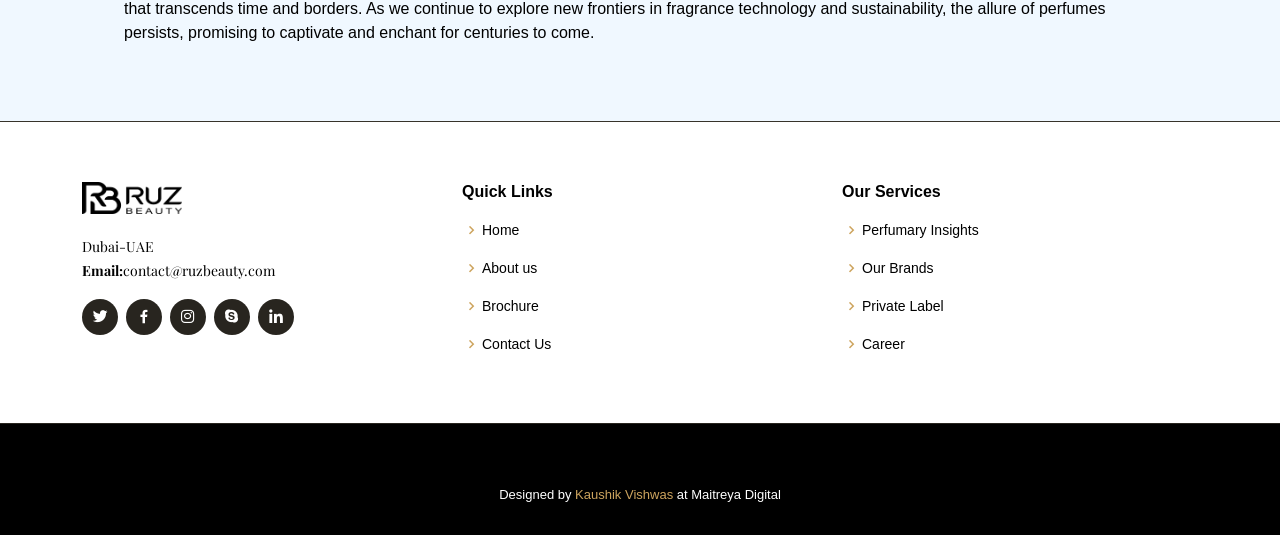
<file: blog1.html>
<!DOCTYPE html>
<html lang="en">

<head>
    <meta charset="utf-8">
    <meta content="width=device-width, initial-scale=1.0" name="viewport">

    <title>RuzBeauty</title>
    <meta content="" name="description">
    <meta content="" name="keywords">

    <!-- Favicons -->
    <link href="assets/img/favicon.png" rel="icon">
    <link href="assets/img/apple-touch-icon.png" rel="apple-touch-icon">

    <!-- Google Fonts -->
    <link
        href="https://fonts.googleapis.com/css?family=Open+Sans:300,300i,400,400i,600,600i,700,700i|Playfair+Display:ital,wght@0,400;0,500;0,600;0,700;1,400;1,500;1,600;1,700|Poppins:300,300i,400,400i,500,500i,600,600i,700,700i"
        rel="stylesheet">

    <!-- Vendor CSS Files -->
    <link href="assets/vendor/animate.css/animate.min.css" rel="stylesheet">
    <link href="assets/vendor/aos/aos.css" rel="stylesheet">
    <link href="assets/vendor/bootstrap/css/bootstrap.min.css" rel="stylesheet">
    <link href="assets/vendor/bootstrap-icons/bootstrap-icons.css" rel="stylesheet">
    <link href="assets/vendor/boxicons/css/boxicons.min.css" rel="stylesheet">
    <link href="assets/vendor/glightbox/css/glightbox.min.css" rel="stylesheet">
    <link href="assets/vendor/swiper/swiper-bundle.min.css" rel="stylesheet">

    <!-- Template Main CSS File -->
    <link href="assets/css/style.css" rel="stylesheet">

</head>

<body>

    <!-- ======= Top Bar ======= -->
    <div id="topbar" class="d-flex align-items-center fixed-top">
        <div class="container d-flex justify-content-center justify-content-md-between">

            <div class="contact-info d-flex align-items-center">
                <i class="bi bi-envelope d-flex align-items-center"><span>contact@ruzbeauty.com</span></i>
            </div>

            <div class="languages d-none d-md-flex align-items-center">
                <ul>
                    <li>Dubai - UAE </li>
                </ul>
            </div>
        </div>
    </div>

    <!-- ======= Header ======= -->
    <header id="header" class="fixed-top d-flex align-items-cente">
        <div class="container-fluid container-xl d-flex align-items-center justify-content-lg-between">

            <h1 class="logo me-auto me-lg-0"> <a href="index.html" class="logo me-auto me-lg-0"><img
                        src="assets/img/logo2.png" alt="" class="img-fluid"></a>
            </h1>
            <!-- Uncomment below if you prefer to use an image logo -->

            <nav id="navbar" class="navbar order-last order-lg-0">
                <ul>
                    <li><a class="nav-link scrollto" href="index.html">Home</a></li>
                    <li><a class="nav-link scrollto" href="about.html">About</a></li>
                    <li><a class="nav-link scrollto" href="brands.html">Our Brands</a></li>
                    <li><a class="nav-link scrollto" href="private-labels.html">Private Label</a></li>
                    <li><a class="nav-link scrollto active" href="perfumery.html">Perfumary Insights</a></li>
                    <li><a class="nav-link scrollto" href="career.html">Career</a></li>
                    <li><a class="nav-link scrollto" href="contact.html">Contact Us</a></li>
                </ul>
                <i class="bi bi-list mobile-nav-toggle"></i>
            </nav><!-- .navbar -->
            <a href="assets/img/pdf.pdf" class="book-a-table-btn d-lg-flex">Brochure</a>

        </div>
    </header><!-- End Header -->


    <!-- ======= Hero Section ======= -->
    <section id="hero2" class="d-flex align-items-center">

    </section><!-- End Hero -->

    <main class="main" style="background-color: aliceblue; color: black;">

        <!-- Page Title -->
        <div class="page-title" data-aos="fade">
            <div class="heading">
                <div class="container">
                    <div class="row d-flex justify-content-center text-center">
                        <div class="col-lg-12" style="padding-top: 50px;">
                            <h1>Perfumery: Origins, Evolution, and Usage</h1>
                            <p class="mb-0">Perfume, a subtle yet powerful expression of human creativity and culture,
                                has a rich history that spans millennia. From its origins in ancient civilizations to
                                its modern-day significance in personal care and luxury industries, perfume has evolved
                                through diverse influences and technological advancements, shaping its usage and appeal
                                across different cultures and epochs.</p>
                        </div>
                    </div>
                </div>
            </div>

        </div><!-- End Page Title -->

        <div class="container">
            <div class="row">

                <div class="col-lg-12">

                    <!-- Blog Details Section -->
                    <div id="blog-details" class="blog-details section" style="padding-top: 20px;">
                        <div class="container">

                            <article class="article">

                                <div class="post-img">
                                    <img src="assets/img/blog-pic1.jpg" alt="" class="img-fluid">
                                </div>

                                <h3>Origins: Aromatic Beginnings</h3>
                                <div class="content">
                                    <p>
                                        The story of perfume begins in antiquity, where aromatic substances were first
                                        used for ceremonial, spiritual, and medicinal purposes. Ancient civilizations
                                        such as Egypt, Mesopotamia, China, and India employed aromatic oils and resins
                                        derived from plants and spices like myrrh, frankincense, and cinnamon. These
                                        early perfumes were often reserved for religious rituals, burial ceremonies, and
                                        as offerings to gods and rulers, symbolizing status, power, and spirituality.
                                    </p>

                                    <h3>Evolution: From Antiquity to Modernity</h3>


                                    <p>
                                        The art of perfumery continued to flourish through the ages, evolving
                                        alongside advancements in trade, chemistry, and perfumery techniques. In
                                        medieval Europe, Arabian traders introduced new scents and distillation
                                        methods, expanding the range of available fragrances. During the
                                        Renaissance, perfumers in Italy and France refined techniques of extracting
                                        essences from flowers, leading to the rise of floral perfumes and the
                                        establishment of Grasse as a prominent center of perfume production.
                                    </p>
                                    <p>The 19th century marked a turning point with the industrial revolution,
                                        enabling mass production and widespread distribution of perfumes. The
                                        development of synthetic fragrances in the 20th century revolutionized
                                        perfumery, offering perfumers an extensive palette of scents beyond natural
                                        essences. This period also saw the emergence of iconic perfumes and perfume
                                        houses that defined the modern fragrance industry.</p>
                                    <h3>Usage: Personal Expression and Cultural Significance</h3>

                                    <p>
                                        Today, perfume plays a central role in personal grooming, self-expression, and
                                        cultural practices worldwide. Perfumes are not just olfactory adornments but
                                        also symbols of identity, luxury, and emotion. They evoke memories, enhance
                                        moods, and create lasting impressions, making them essential in daily routines,
                                        special occasions, and social interactions.
                                    </p>

                                    <h3>Et quae iure vel ut odit alias.</h3>
                                    <p>
                                        From designer fragrances that embody sophistication and exclusivity to niche
                                        perfumes that cater to unique tastes and sensibilities, the diversity in perfume
                                        offerings reflects the complex interplay of art, science, and consumer
                                        preferences. Perfume usage extends beyond individual allure to encompass
                                        rituals, traditions, and the art of seduction, perpetuating its allure and
                                        significance across generations.
                                    </p>
                                    <!-- <img src="assets/img/blog/blog-inside-post.jpg" class="img-fluid" alt=""> -->

                                    <h3>A Fusion of History, Artistry, and Science </h3>
                                    <p>
                                        Perfumery stands as a testament to humanity's ingenuity and creativity, weaving
                                        together history, artistry, and science into a sensory experience that
                                        transcends time and borders. As we continue to explore new frontiers in
                                        fragrance technology and sustainability, the allure of perfumes persists,
                                        promising to captivate and enchant for centuries to come.
                                    </p>

                                </div><!-- End post content -->

                            </article>

                        </div>
                    </div><!-- /Blog Details Section -->

                </div>



            </div>
        </div>

    </main>

    <!-- ======= Footer ======= -->
    <footer id="footer">
        <div class="footer-top">
            <div class="container">
                <div class="row">

                    <div class="col-lg-4 col-md-6">
                        <div class="footer-info">
                            <img src="assets/img/logo2.png" width="100px" alt=""> <br> <br>
                            <p>
                                Dubai-UAE <br>
                                <strong>Email:</strong>contact@ruzbeauty.com<br>
                            </p>
                            <div class="social-links mt-3">
                                <a href="#" class="twitter"><i class="bx bxl-twitter"></i></a>
                                <a href="#" class="facebook"><i class="bx bxl-facebook"></i></a>
                                <a href="#" class="instagram"><i class="bx bxl-instagram"></i></a>
                                <a href="#" class="google-plus"><i class="bx bxl-skype"></i></a>
                                <a href="#" class="linkedin"><i class="bx bxl-linkedin"></i></a>
                            </div>
                        </div>
                    </div>

                    <div class="col-lg-4 col-md-6 footer-links">
                        <h4>Quick Links</h4>
                        <ul>
                            <li><i class="bx bx-chevron-right"></i> <a href="index.html">Home</a></li>
                            <li><i class="bx bx-chevron-right"></i> <a href="about.html">About us</a></li>
                            <li><i class="bx bx-chevron-right"></i> <a href="assets/img/pdf.pdf">Brochure</a></li>
                            <li><i class="bx bx-chevron-right"></i> <a href="contact.html">Contact Us</a></li>
                        </ul>
                    </div>

                    <div class="col-lg-4 col-md-6 footer-links">
                        <h4>Our Services</h4>
                        <ul>
                            <li><i class="bx bx-chevron-right"></i> <a href="perfumery.html">Perfumary Insights</a></li>
                            <li><i class="bx bx-chevron-right"></i> <a href="brands.html">Our Brands</a></li>
                            <li><i class="bx bx-chevron-right"></i> <a href="private-labels.html">Private Label</a></li>
                            <li><i class="bx bx-chevron-right"></i> <a href="career.html">Career</a></li>

                        </ul>
                    </div>



                </div>
            </div>
        </div>

        <div class="container">
            <div class="copyright">
                &copy; Copyright <strong><span>RuzBeauty</span></strong>. All Rights Reserved
            </div>
            <div class="credits">
                Designed by <a href="">Kaushik Vishwas</a> at Maitreya Digital
            </div>
        </div>
    </footer><!-- End Footer -->
    <!-- <div id="preloader"></div> -->
    <a href="#" class="back-to-top d-flex align-items-center justify-content-center"><i
            class="bi bi-arrow-up-short"></i></a>

    <!-- Vendor JS Files -->
    <script src="assets/vendor/aos/aos.js"></script>
    <script src="assets/vendor/bootstrap/js/bootstrap.bundle.min.js"></script>
    <script src="assets/vendor/glightbox/js/glightbox.min.js"></script>
    <script src="assets/vendor/isotope-layout/isotope.pkgd.min.js"></script>
    <script src="assets/vendor/swiper/swiper-bundle.min.js"></script>
    <script src="assets/vendor/php-email-form/validate.js"></script>

    <!-- Template Main JS File -->
    <script src="assets/js/main.js"></script>

</body>

</html>
</file>
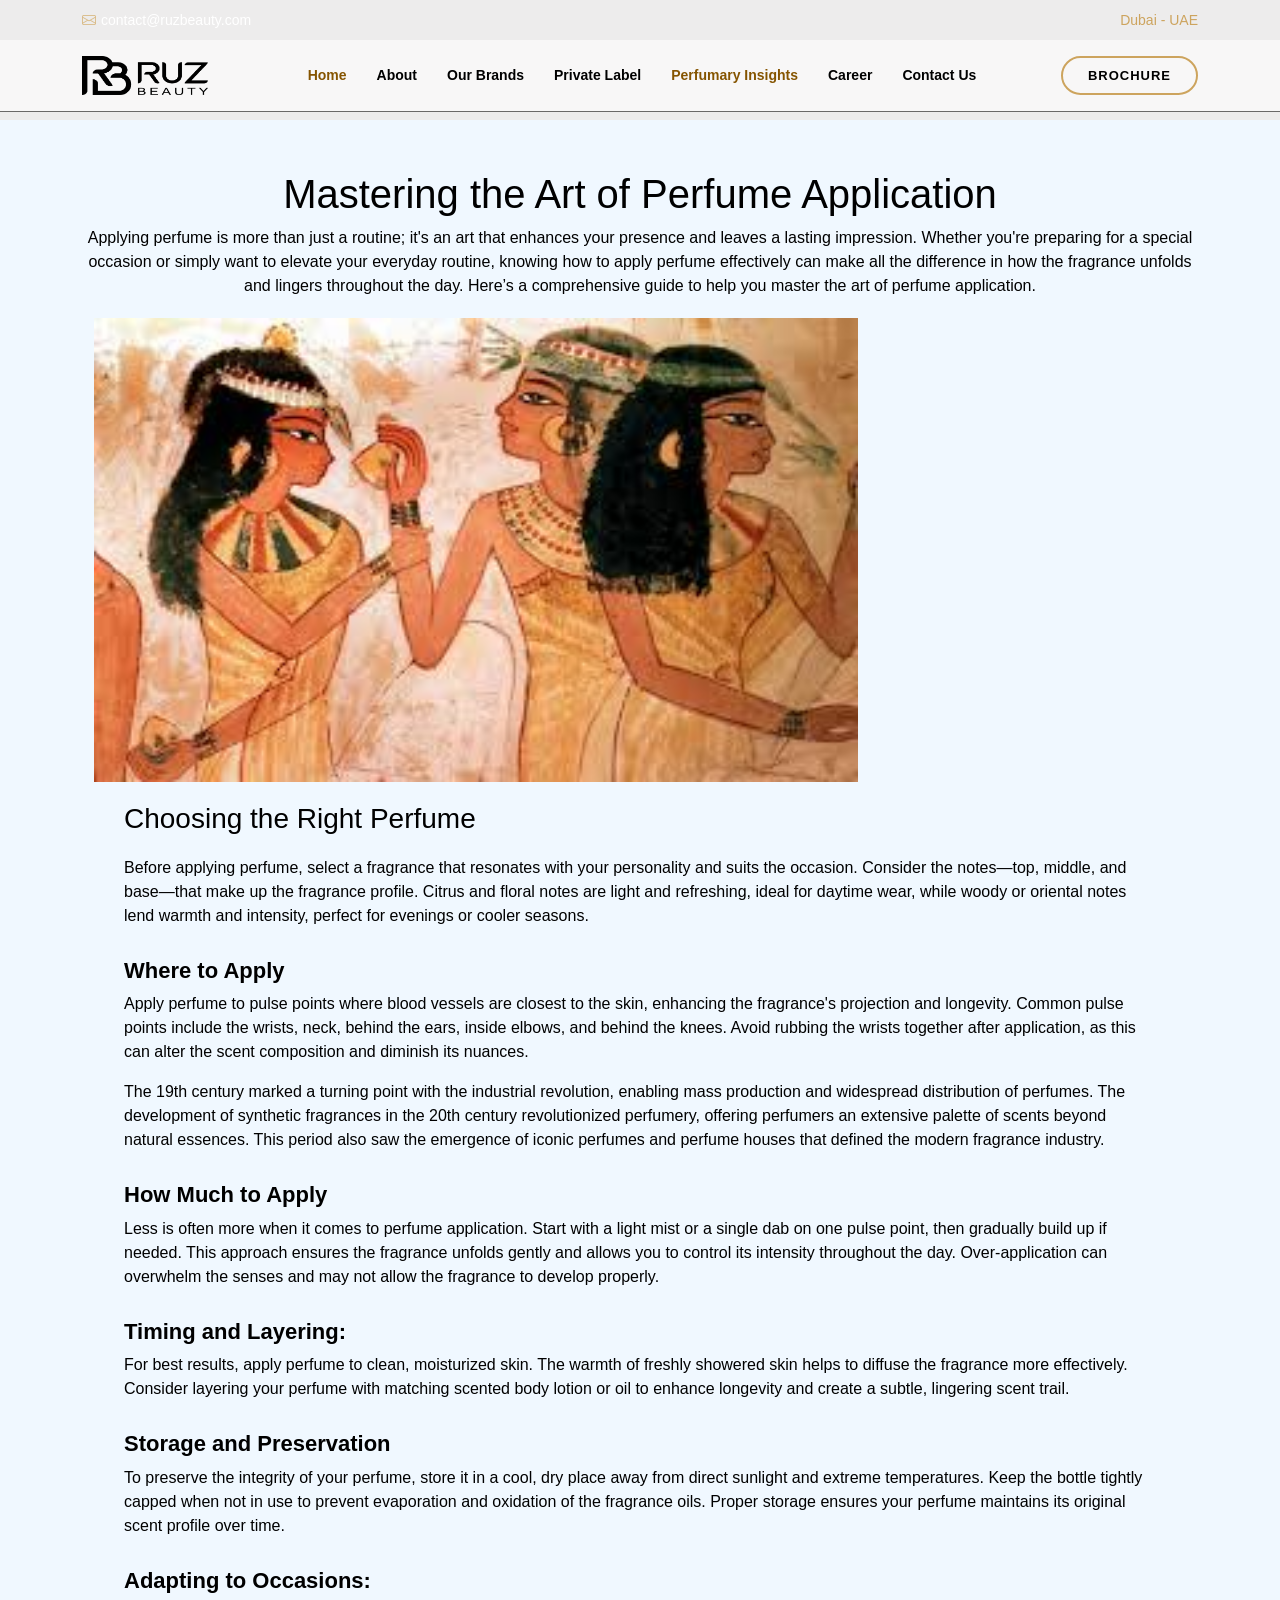
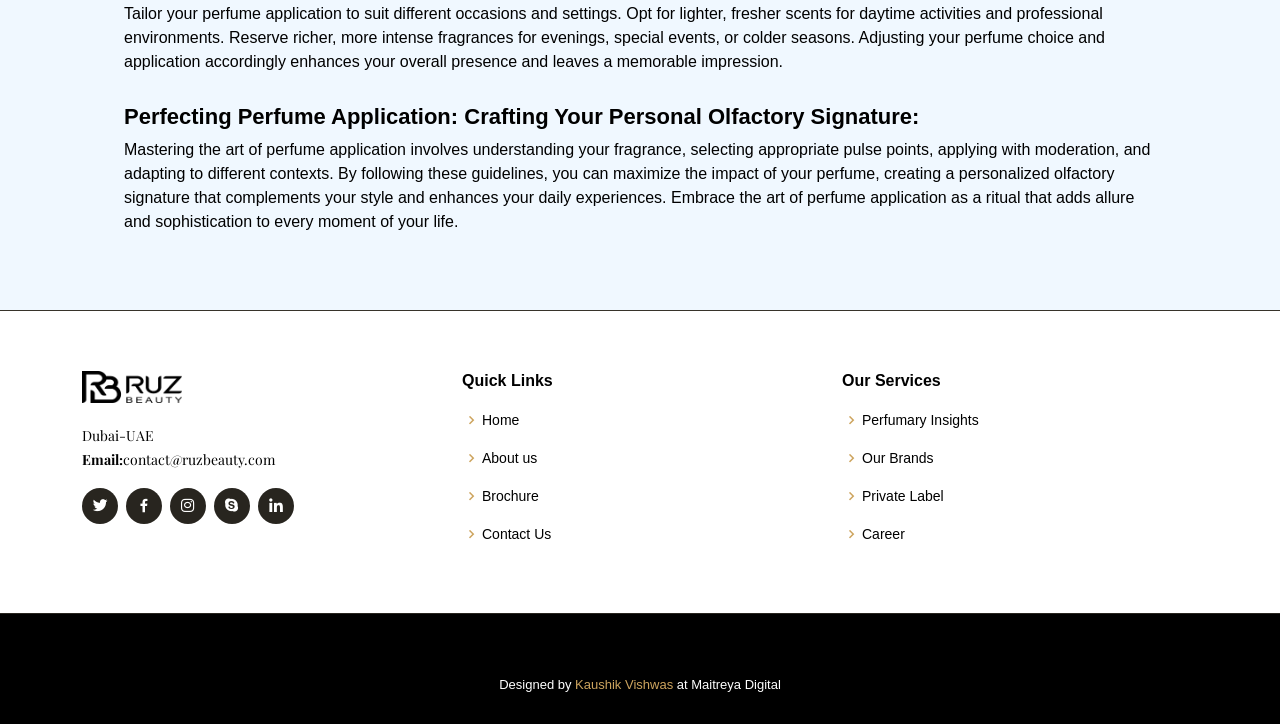
<file: blog2.html>
<!DOCTYPE html>
<html lang="en">

<head>
    <meta charset="utf-8">
    <meta content="width=device-width, initial-scale=1.0" name="viewport">

    <title>RuzBeauty</title>
    <meta content="" name="description">
    <meta content="" name="keywords">

    <!-- Favicons -->
    <link href="assets/img/favicon.png" rel="icon">
    <link href="assets/img/apple-touch-icon.png" rel="apple-touch-icon">

    <!-- Google Fonts -->
    <link
        href="https://fonts.googleapis.com/css?family=Open+Sans:300,300i,400,400i,600,600i,700,700i|Playfair+Display:ital,wght@0,400;0,500;0,600;0,700;1,400;1,500;1,600;1,700|Poppins:300,300i,400,400i,500,500i,600,600i,700,700i"
        rel="stylesheet">

    <!-- Vendor CSS Files -->
    <link href="assets/vendor/animate.css/animate.min.css" rel="stylesheet">
    <link href="assets/vendor/aos/aos.css" rel="stylesheet">
    <link href="assets/vendor/bootstrap/css/bootstrap.min.css" rel="stylesheet">
    <link href="assets/vendor/bootstrap-icons/bootstrap-icons.css" rel="stylesheet">
    <link href="assets/vendor/boxicons/css/boxicons.min.css" rel="stylesheet">
    <link href="assets/vendor/glightbox/css/glightbox.min.css" rel="stylesheet">
    <link href="assets/vendor/swiper/swiper-bundle.min.css" rel="stylesheet">

    <!-- Template Main CSS File -->
    <link href="assets/css/style.css" rel="stylesheet">

</head>

<body>

    <!-- ======= Top Bar ======= -->
    <div id="topbar" class="d-flex align-items-center fixed-top">
        <div class="container d-flex justify-content-center justify-content-md-between">

            <div class="contact-info d-flex align-items-center">
                <i class="bi bi-envelope d-flex align-items-center"><span>contact@ruzbeauty.com</span></i>
            </div>

            <div class="languages d-none d-md-flex align-items-center">
                <ul>
                    <li>Dubai - UAE </li>
                </ul>
            </div>
        </div>
    </div>

    <!-- ======= Header ======= -->
    <header id="header" class="fixed-top d-flex align-items-cente">
        <div class="container-fluid container-xl d-flex align-items-center justify-content-lg-between">

            <h1 class="logo me-auto me-lg-0"> <a href="index.html" class="logo me-auto me-lg-0"><img
                        src="assets/img/logo2.png" alt="" class="img-fluid"></a>
            </h1>
            <!-- Uncomment below if you prefer to use an image logo -->

            <nav id="navbar" class="navbar order-last order-lg-0">
                <ul>
                    <li><a class="nav-link scrollto active" href="index.html">Home</a></li>
                    <li><a class="nav-link scrollto" href="about.html">About</a></li>
                    <li><a class="nav-link scrollto" href="brands.html">Our Brands</a></li>
                    <li><a class="nav-link scrollto" href="private-labels.html">Private Label</a></li>
                    <li><a class="nav-link scrollto active" href="perfumery.html">Perfumary Insights</a></li>
                    <li><a class="nav-link scrollto" href="career.html">Career</a></li>
                    <li><a class="nav-link scrollto" href="contact.html">Contact Us</a></li>
                </ul>
                <i class="bi bi-list mobile-nav-toggle"></i>
            </nav><!-- .navbar -->
            <a href="assets/img/pdf.pdf" class="book-a-table-btn d-lg-flex">Brochure</a>

        </div>
    </header><!-- End Header -->


    <!-- ======= Hero Section ======= -->
    <section id="hero2" class="d-flex align-items-center">

    </section><!-- End Hero -->

    <main class="main" style="background-color: aliceblue; color: black;">

        <!-- Page Title -->
        <div class="page-title" data-aos="fade">
            <div class="heading">
                <div class="container">
                    <div class="row d-flex justify-content-center text-center">
                        <div class="col-lg-12" style="padding-top: 50px;">
                            <h1>Mastering the Art of Perfume Application</h1>
                            <p class="mb-0">Applying perfume is more than just a routine; it's an art that enhances your
                                presence and leaves a lasting impression. Whether you're preparing for a special
                                occasion or simply want to elevate your everyday routine, knowing how to apply perfume
                                effectively can make all the difference in how the fragrance unfolds and lingers
                                throughout the day. Here’s a comprehensive guide to help you master the art of perfume
                                application.</p>
                        </div>
                    </div>
                </div>
            </div>

        </div><!-- End Page Title -->

        <div class="container">
            <div class="row">

                <div class="col-lg-12">

                    <!-- Blog Details Section -->
                    <div id="blog-details" class="blog-details section" style="padding-top: 20px;">
                        <div class="container">

                            <article class="article">

                                <div class="post-img">
                                    <img src="assets/img/blog-pic.jpg" width="70%" alt="" class="img-fluid">
                                </div>

                                <h3>Choosing the Right Perfume</h3>
                                <div class="content">
                                    <p>
                                        Before applying perfume, select a fragrance that resonates with your personality
                                        and suits the occasion. Consider the notes—top, middle, and base—that make up
                                        the fragrance profile. Citrus and floral notes are light and refreshing, ideal
                                        for daytime wear, while woody or oriental notes lend warmth and intensity,
                                        perfect for evenings or cooler seasons.
                                    </p>

                                    <h3>Where to Apply</h3>

                                    <p>
                                        Apply perfume to pulse points where blood vessels are closest to the skin,
                                        enhancing the fragrance's projection and longevity. Common pulse points
                                        include the wrists, neck, behind the ears, inside elbows, and behind the
                                        knees. Avoid rubbing the wrists together after application, as this can
                                        alter the scent composition and diminish its nuances.
                                    </p>
                                    <p>The 19th century marked a turning point with the industrial revolution,
                                        enabling mass production and widespread distribution of perfumes. The
                                        development of synthetic fragrances in the 20th century revolutionized
                                        perfumery, offering perfumers an extensive palette of scents beyond natural
                                        essences. This period also saw the emergence of iconic perfumes and perfume
                                        houses that defined the modern fragrance industry.</p>

                                    <h3>How Much to Apply</h3>

                                    <p>
                                        Less is often more when it comes to perfume application. Start with a light mist
                                        or a single dab on one pulse point, then gradually build up if needed. This
                                        approach ensures the fragrance unfolds gently and allows you to control its
                                        intensity throughout the day. Over-application can overwhelm the senses and may
                                        not allow the fragrance to develop properly.
                                    </p>

                                    <h3>Timing and Layering:</h3>
                                    <p>
                                        For best results, apply perfume to clean, moisturized skin. The warmth of
                                        freshly showered skin helps to diffuse the fragrance more effectively. Consider
                                        layering your perfume with matching scented body lotion or oil to enhance
                                        longevity and create a subtle, lingering scent trail.
                                    </p>
                                    <!-- <img src="assets/img/blog/blog-inside-post.jpg" class="img-fluid" alt=""> -->

                                    <h3>Storage and Preservation</h3>
                                    <p>
                                        To preserve the integrity of your perfume, store it in a cool, dry place away
                                        from direct sunlight and extreme temperatures. Keep the bottle tightly capped
                                        when not in use to prevent evaporation and oxidation of the fragrance oils.
                                        Proper storage ensures your perfume maintains its original scent profile over
                                        time.
                                    </p>
                                    <h3>Adapting to Occasions:</h3>
                                    <p>Tailor your perfume application to suit different occasions and settings. Opt for
                                        lighter, fresher scents for daytime activities and professional environments.
                                        Reserve richer, more intense fragrances for evenings, special events, or colder
                                        seasons. Adjusting your perfume choice and application accordingly enhances your
                                        overall presence and leaves a memorable impression.</p>
                                    <h3>Perfecting Perfume Application: Crafting Your Personal Olfactory Signature:</h3>
                                    <p>Mastering the art of perfume application involves understanding your fragrance,
                                        selecting appropriate pulse points, applying with moderation, and adapting to
                                        different contexts. By following these guidelines, you can maximize the impact
                                        of your perfume, creating a personalized olfactory signature that complements
                                        your style and enhances your daily experiences. Embrace the art of perfume
                                        application as a ritual that adds allure and sophistication to every moment of
                                        your life.</p>

                                </div><!-- End post content -->

                            </article>

                        </div>
                    </div><!-- /Blog Details Section -->

                </div>



            </div>
        </div>

    </main>


    <!-- ======= Footer ======= -->
    <footer id="footer">
        <div class="footer-top">
            <div class="container">
                <div class="row">

                    <div class="col-lg-4 col-md-6">
                        <div class="footer-info">
                            <img src="assets/img/logo2.png" width="100px" alt=""> <br> <br>
                            <p>
                                Dubai-UAE <br>
                                <strong>Email:</strong>contact@ruzbeauty.com<br>
                            </p>
                            <div class="social-links mt-3">
                                <a href="#" class="twitter"><i class="bx bxl-twitter"></i></a>
                                <a href="#" class="facebook"><i class="bx bxl-facebook"></i></a>
                                <a href="#" class="instagram"><i class="bx bxl-instagram"></i></a>
                                <a href="#" class="google-plus"><i class="bx bxl-skype"></i></a>
                                <a href="#" class="linkedin"><i class="bx bxl-linkedin"></i></a>
                            </div>
                        </div>
                    </div>

                    <div class="col-lg-4 col-md-6 footer-links">
                        <h4>Quick Links</h4>
                        <ul>
                            <li><i class="bx bx-chevron-right"></i> <a href="index.html">Home</a></li>
                            <li><i class="bx bx-chevron-right"></i> <a href="about.html">About us</a></li>
                            <li><i class="bx bx-chevron-right"></i> <a href="assets/img/pdf.pdf">Brochure</a></li>
                            <li><i class="bx bx-chevron-right"></i> <a href="contact.html">Contact Us</a></li>
                        </ul>
                    </div>

                    <div class="col-lg-4 col-md-6 footer-links">
                        <h4>Our Services</h4>
                        <ul>
                            <li><i class="bx bx-chevron-right"></i> <a href="perfumery.html">Perfumary Insights</a></li>
                            <li><i class="bx bx-chevron-right"></i> <a href="brands.html">Our Brands</a></li>
                            <li><i class="bx bx-chevron-right"></i> <a href="private-labels.html">Private Label</a></li>
                            <li><i class="bx bx-chevron-right"></i> <a href="career.html">Career</a></li>

                        </ul>
                    </div>



                </div>
            </div>
        </div>

        <div class="container">
            <div class="copyright">
                &copy; Copyright <strong><span>RuzBeauty</span></strong>. All Rights Reserved
            </div>
            <div class="credits">
                Designed by <a href="">Kaushik Vishwas</a> at Maitreya Digital
            </div>
        </div>
    </footer><!-- End Footer -->

    <!-- <div id="preloader"></div> -->
    <a href="#" class="back-to-top d-flex align-items-center justify-content-center"><i
            class="bi bi-arrow-up-short"></i></a>

    <!-- Vendor JS Files -->
    <script src="assets/vendor/aos/aos.js"></script>
    <script src="assets/vendor/bootstrap/js/bootstrap.bundle.min.js"></script>
    <script src="assets/vendor/glightbox/js/glightbox.min.js"></script>
    <script src="assets/vendor/isotope-layout/isotope.pkgd.min.js"></script>
    <script src="assets/vendor/swiper/swiper-bundle.min.js"></script>
    <script src="assets/vendor/php-email-form/validate.js"></script>

    <!-- Template Main JS File -->
    <script src="assets/js/main.js"></script>

</body>

</html>
</file>
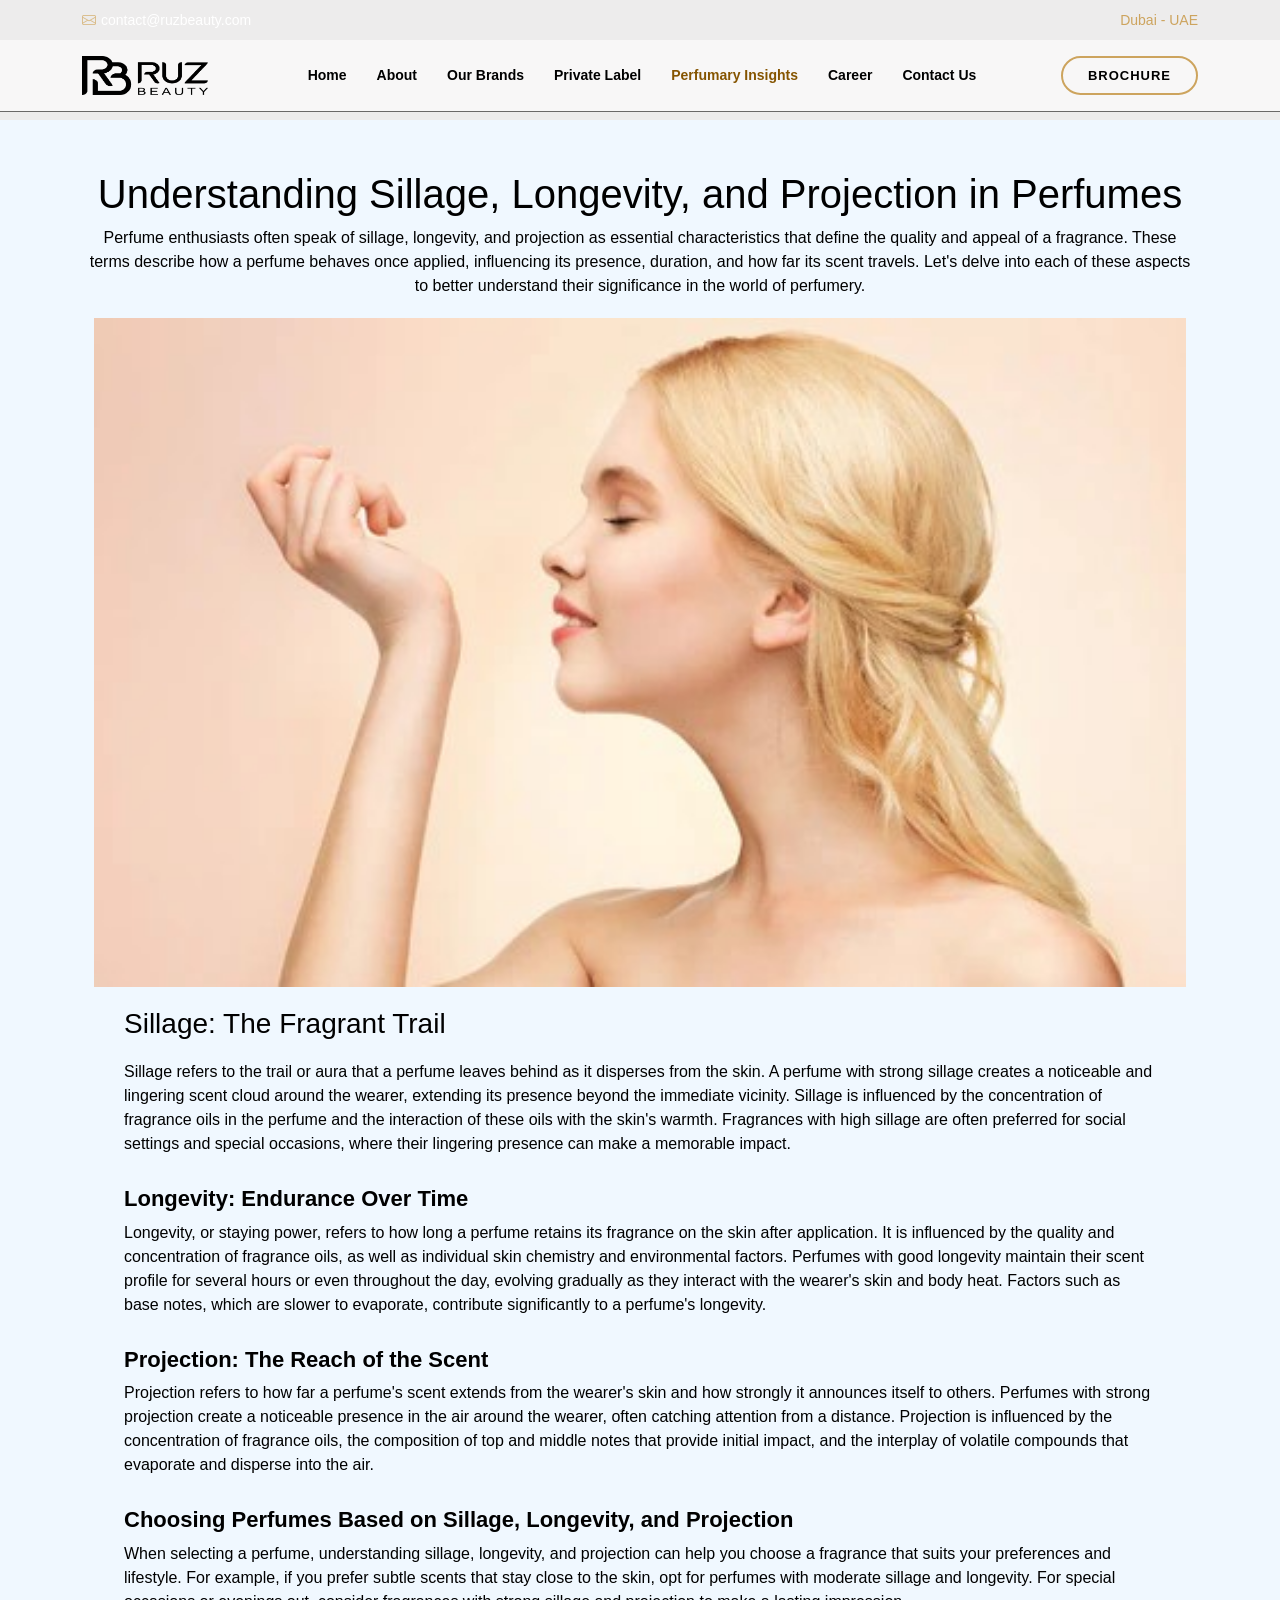
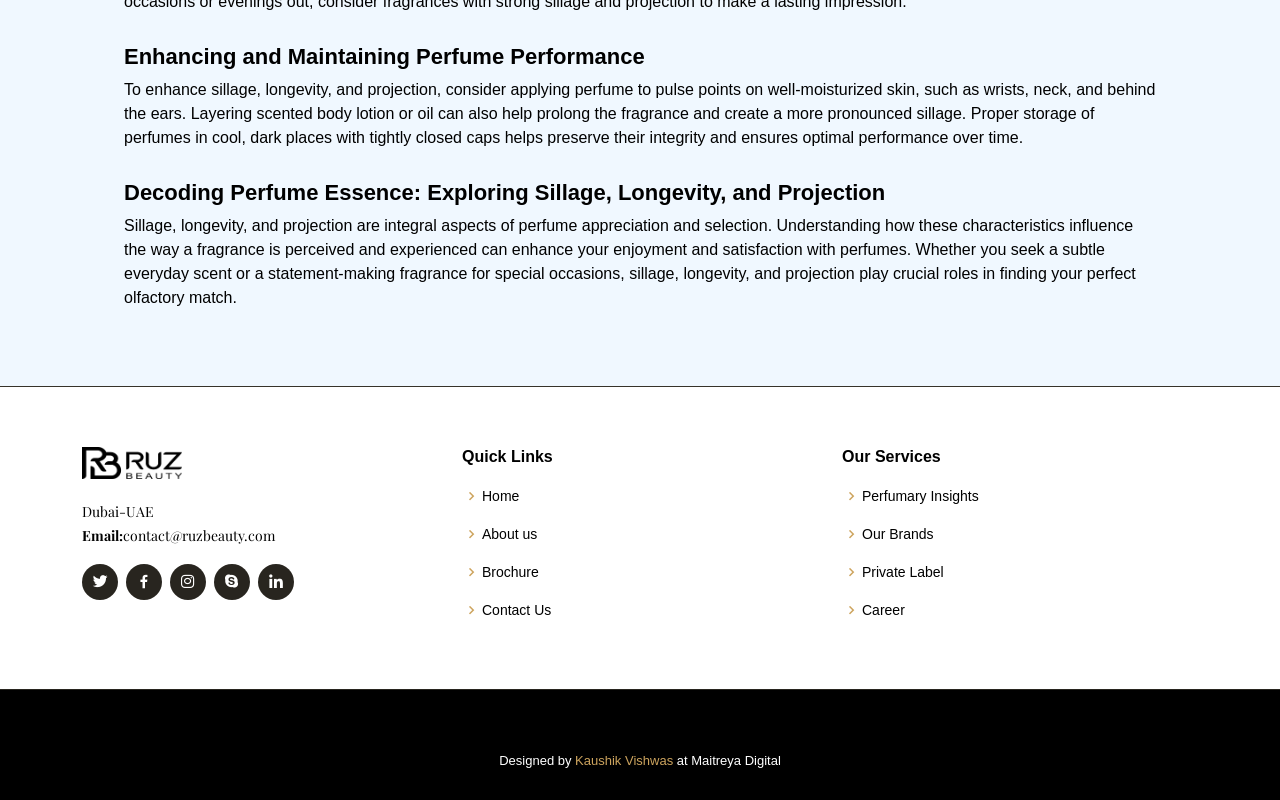
<file: blog3.html>
<!DOCTYPE html>
<html lang="en">

<head>
    <meta charset="utf-8">
    <meta content="width=device-width, initial-scale=1.0" name="viewport">

    <title>RuzBeauty</title>
    <meta content="" name="description">
    <meta content="" name="keywords">

    <!-- Favicons -->
    <link href="assets/img/favicon.png" rel="icon">
    <link href="assets/img/apple-touch-icon.png" rel="apple-touch-icon">

    <!-- Google Fonts -->
    <link
        href="https://fonts.googleapis.com/css?family=Open+Sans:300,300i,400,400i,600,600i,700,700i|Playfair+Display:ital,wght@0,400;0,500;0,600;0,700;1,400;1,500;1,600;1,700|Poppins:300,300i,400,400i,500,500i,600,600i,700,700i"
        rel="stylesheet">

    <!-- Vendor CSS Files -->
    <link href="assets/vendor/animate.css/animate.min.css" rel="stylesheet">
    <link href="assets/vendor/aos/aos.css" rel="stylesheet">
    <link href="assets/vendor/bootstrap/css/bootstrap.min.css" rel="stylesheet">
    <link href="assets/vendor/bootstrap-icons/bootstrap-icons.css" rel="stylesheet">
    <link href="assets/vendor/boxicons/css/boxicons.min.css" rel="stylesheet">
    <link href="assets/vendor/glightbox/css/glightbox.min.css" rel="stylesheet">
    <link href="assets/vendor/swiper/swiper-bundle.min.css" rel="stylesheet">

    <!-- Template Main CSS File -->
    <link href="assets/css/style.css" rel="stylesheet">

</head>

<body>

    <!-- ======= Top Bar ======= -->
    <div id="topbar" class="d-flex align-items-center fixed-top">
        <div class="container d-flex justify-content-center justify-content-md-between">

            <div class="contact-info d-flex align-items-center">
                <i class="bi bi-envelope d-flex align-items-center"><span>contact@ruzbeauty.com</span></i>
            </div>

            <div class="languages d-none d-md-flex align-items-center">
                <ul>
                    <li>Dubai - UAE </li>
                </ul>
            </div>
        </div>
    </div>

    <!-- ======= Header ======= -->
    <header id="header" class="fixed-top d-flex align-items-cente">
        <div class="container-fluid container-xl d-flex align-items-center justify-content-lg-between">

            <h1 class="logo me-auto me-lg-0"> <a href="index.html" class="logo me-auto me-lg-0"><img
                        src="assets/img/logo2.png" alt="" class="img-fluid"></a>
            </h1>
            <!-- Uncomment below if you prefer to use an image logo -->

            <nav id="navbar" class="navbar order-last order-lg-0">
                <ul>
                    <li><a class="nav-link scrollto" href="index.html">Home</a></li>
                    <li><a class="nav-link scrollto" href="about.html">About</a></li>
                    <li><a class="nav-link scrollto" href="brands.html">Our Brands</a></li>
                    <li><a class="nav-link scrollto" href="private-labels.html">Private Label</a></li>
                    <li><a class="nav-link scrollto active" href="perfumery.html">Perfumary Insights</a></li>
                    <li><a class="nav-link scrollto" href="career.html">Career</a></li>
                    <li><a class="nav-link scrollto" href="contact.html">Contact Us</a></li>
                </ul>
                <i class="bi bi-list mobile-nav-toggle"></i>
            </nav><!-- .navbar -->
            <a href="assets/img/pdf.pdf" class="book-a-table-btn d-lg-flex">Brochure</a>

        </div>
    </header><!-- End Header -->


    <!-- ======= Hero Section ======= -->
    <section id="hero2" class="d-flex align-items-center">

    </section><!-- End Hero -->

    <main class="main" style="background-color: aliceblue; color: black;">

        <!-- Page Title -->
        <div class="page-title" data-aos="fade">
            <div class="heading">
                <div class="container">
                    <div class="row d-flex justify-content-center text-center">
                        <div class="col-lg-12" style="padding-top: 50px;">
                            <h1>Understanding Sillage, Longevity, and Projection in Perfumes</h1>
                            <p class="mb-0">Perfume enthusiasts often speak of sillage, longevity, and projection as
                                essential characteristics that define the quality and appeal of a fragrance. These terms
                                describe how a perfume behaves once applied, influencing its presence, duration, and how
                                far its scent travels. Let's delve into each of these aspects to better understand their
                                significance in the world of perfumery.</p>
                        </div>
                    </div>
                </div>
            </div>

        </div><!-- End Page Title -->

        <div class="container">
            <div class="row">

                <div class="col-lg-12">

                    <!-- Blog Details Section -->
                    <div id="blog-details" class="blog-details section" style="padding-top: 20px;">
                        <div class="container">

                            <article class="article">

                                <div class="post-img">
                                    <img src="assets/img/blog-pic3.jpg" width="100%" alt="" class="img-fluid">
                                </div>

                                <h3>Sillage: The Fragrant Trail</h3>
                                <div class="content">
                                    <p>
                                        Sillage refers to the trail or aura that a perfume leaves behind as it disperses
                                        from the skin. A perfume with strong sillage creates a noticeable and lingering
                                        scent cloud around the wearer, extending its presence beyond the immediate
                                        vicinity. Sillage is influenced by the concentration of fragrance oils in the
                                        perfume and the interaction of these oils with the skin's warmth. Fragrances
                                        with high sillage are often preferred for social settings and special occasions,
                                        where their lingering presence can make a memorable impact.
                                    </p>

                                    <h3>Longevity: Endurance Over Time</h3>

                                    <p>
                                        Longevity, or staying power, refers to how long a perfume retains its
                                        fragrance on the skin after application. It is influenced by the quality and
                                        concentration of fragrance oils, as well as individual skin chemistry and
                                        environmental factors. Perfumes with good longevity maintain their scent
                                        profile for several hours or even throughout the day, evolving gradually as
                                        they interact with the wearer's skin and body heat. Factors such as base
                                        notes, which are slower to evaporate, contribute significantly to a
                                        perfume's longevity.
                                    </p>

                                    <h3>Projection: The Reach of the Scent</h3>

                                    <p>
                                        Projection refers to how far a perfume's scent extends from the wearer's skin
                                        and how strongly it announces itself to others. Perfumes with strong projection
                                        create a noticeable presence in the air around the wearer, often catching
                                        attention from a distance. Projection is influenced by the concentration of
                                        fragrance oils, the composition of top and middle notes that provide initial
                                        impact, and the interplay of volatile compounds that evaporate and disperse into
                                        the air.
                                    </p>

                                    <h3>Choosing Perfumes Based on Sillage, Longevity, and Projection</h3>
                                    <p>
                                        When selecting a perfume, understanding sillage, longevity, and projection can
                                        help you choose a fragrance that suits your preferences and lifestyle. For
                                        example, if you prefer subtle scents that stay close to the skin, opt for
                                        perfumes with moderate sillage and longevity. For special occasions or evenings
                                        out, consider fragrances with strong sillage and projection to make a lasting
                                        impression.
                                    </p>
                                    <!-- <img src="assets/img/blog/blog-inside-post.jpg" class="img-fluid" alt=""> -->

                                    <h3>Enhancing and Maintaining Perfume Performance</h3>
                                    <p>
                                        To enhance sillage, longevity, and projection, consider applying perfume to
                                        pulse points on well-moisturized skin, such as wrists, neck, and behind the
                                        ears. Layering scented body lotion or oil can also help prolong the fragrance
                                        and create a more pronounced sillage. Proper storage of perfumes in cool, dark
                                        places with tightly closed caps helps preserve their integrity and ensures
                                        optimal performance over time.
                                    </p>
                                    <h3>Decoding Perfume Essence: Exploring Sillage, Longevity, and Projection</h3>
                                    <p>Sillage, longevity, and projection are integral aspects of perfume appreciation
                                        and selection. Understanding how these characteristics influence the way a
                                        fragrance is perceived and experienced can enhance your enjoyment and
                                        satisfaction with perfumes. Whether you seek a subtle everyday scent or a
                                        statement-making fragrance for special occasions, sillage, longevity, and
                                        projection play crucial roles in finding your perfect olfactory match.</p>

                                </div><!-- End post content -->

                            </article>

                        </div>
                    </div><!-- /Blog Details Section -->

                </div>



            </div>
        </div>

    </main>


    <!-- ======= Footer ======= -->
    <footer id="footer">
        <div class="footer-top">
            <div class="container">
                <div class="row">

                    <div class="col-lg-4 col-md-6">
                        <div class="footer-info">
                            <img src="assets/img/logo2.png" width="100px" alt=""> <br> <br>
                            <p>
                                Dubai-UAE <br>
                                <strong>Email:</strong>contact@ruzbeauty.com<br>
                            </p>
                            <div class="social-links mt-3">
                                <a href="#" class="twitter"><i class="bx bxl-twitter"></i></a>
                                <a href="#" class="facebook"><i class="bx bxl-facebook"></i></a>
                                <a href="#" class="instagram"><i class="bx bxl-instagram"></i></a>
                                <a href="#" class="google-plus"><i class="bx bxl-skype"></i></a>
                                <a href="#" class="linkedin"><i class="bx bxl-linkedin"></i></a>
                            </div>
                        </div>
                    </div>

                    <div class="col-lg-4 col-md-6 footer-links">
                        <h4>Quick Links</h4>
                        <ul>
                            <li><i class="bx bx-chevron-right"></i> <a href="index.html">Home</a></li>
                            <li><i class="bx bx-chevron-right"></i> <a href="about.html">About us</a></li>
                            <li><i class="bx bx-chevron-right"></i> <a href="assets/img/pdf.pdf">Brochure</a></li>
                            <li><i class="bx bx-chevron-right"></i> <a href="contact.html">Contact Us</a></li>
                        </ul>
                    </div>

                    <div class="col-lg-4 col-md-6 footer-links">
                        <h4>Our Services</h4>
                        <ul>
                            <li><i class="bx bx-chevron-right"></i> <a href="perfumery.html">Perfumary Insights</a></li>
                            <li><i class="bx bx-chevron-right"></i> <a href="brands.html">Our Brands</a></li>
                            <li><i class="bx bx-chevron-right"></i> <a href="private-labels.html">Private Label</a></li>
                            <li><i class="bx bx-chevron-right"></i> <a href="career.html">Career</a></li>

                        </ul>
                    </div>



                </div>
            </div>
        </div>

        <div class="container">
            <div class="copyright">
                &copy; Copyright <strong><span>RuzBeauty</span></strong>. All Rights Reserved
            </div>
            <div class="credits">
                Designed by <a href="">Kaushik Vishwas</a> at Maitreya Digital
            </div>
        </div>
    </footer><!-- End Footer -->

    <!-- <div id="preloader"></div> -->
    <a href="#" class="back-to-top d-flex align-items-center justify-content-center"><i
            class="bi bi-arrow-up-short"></i></a>

    <!-- Vendor JS Files -->
    <script src="assets/vendor/aos/aos.js"></script>
    <script src="assets/vendor/bootstrap/js/bootstrap.bundle.min.js"></script>
    <script src="assets/vendor/glightbox/js/glightbox.min.js"></script>
    <script src="assets/vendor/isotope-layout/isotope.pkgd.min.js"></script>
    <script src="assets/vendor/swiper/swiper-bundle.min.js"></script>
    <script src="assets/vendor/php-email-form/validate.js"></script>

    <!-- Template Main JS File -->
    <script src="assets/js/main.js"></script>

</body>

</html>
</file>
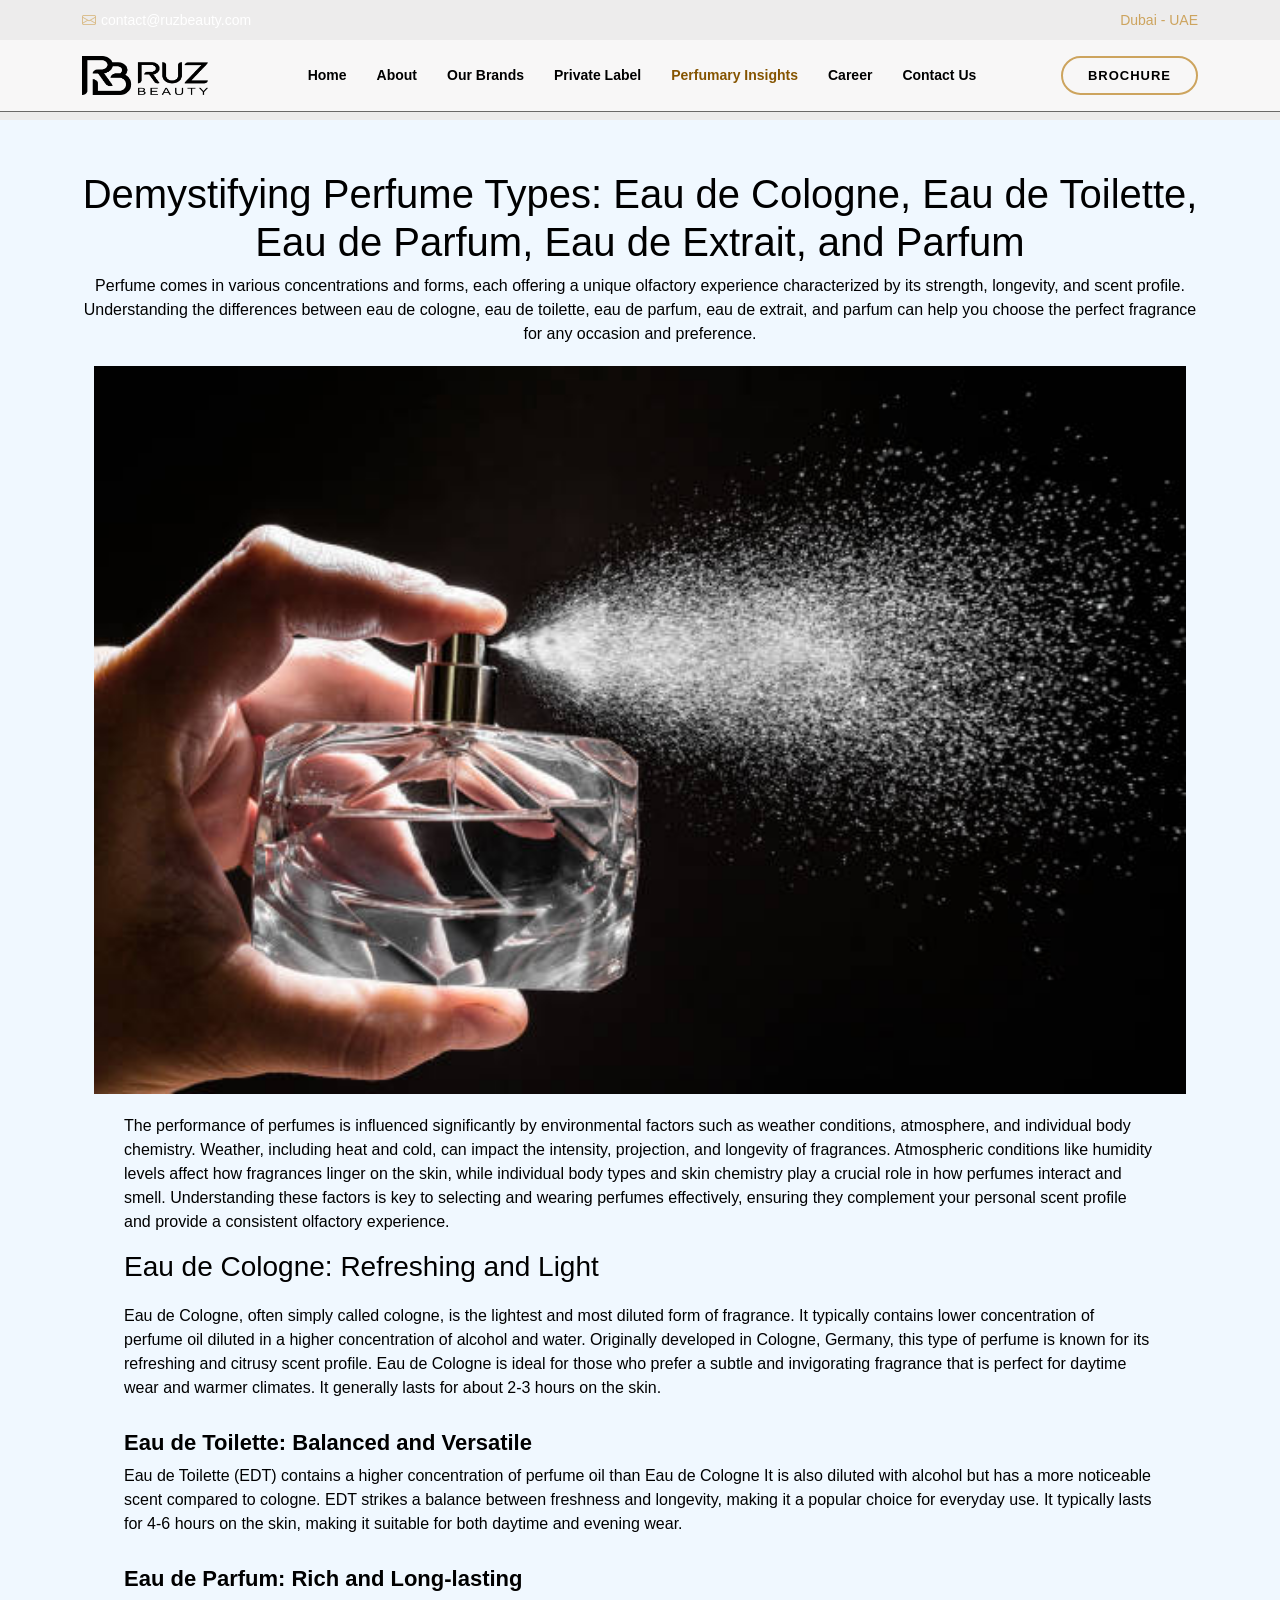
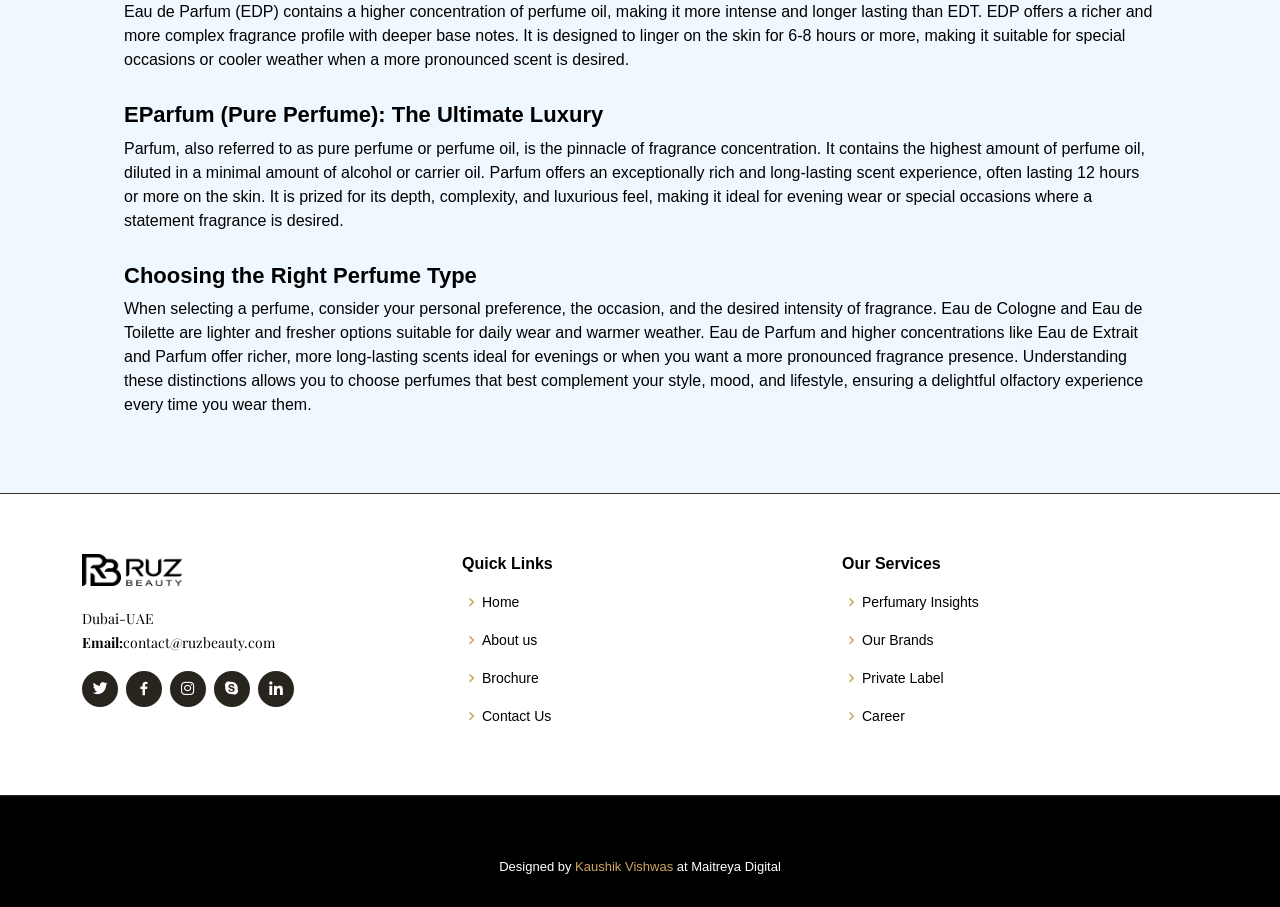
<file: blog4.html>
<!DOCTYPE html>
<html lang="en">

<head>
    <meta charset="utf-8">
    <meta content="width=device-width, initial-scale=1.0" name="viewport">

    <title>RuzBeauty</title>
    <meta content="" name="description">
    <meta content="" name="keywords">

    <!-- Favicons -->
    <link href="assets/img/favicon.png" rel="icon">
    <link href="assets/img/apple-touch-icon.png" rel="apple-touch-icon">

    <!-- Google Fonts -->
    <link
        href="https://fonts.googleapis.com/css?family=Open+Sans:300,300i,400,400i,600,600i,700,700i|Playfair+Display:ital,wght@0,400;0,500;0,600;0,700;1,400;1,500;1,600;1,700|Poppins:300,300i,400,400i,500,500i,600,600i,700,700i"
        rel="stylesheet">

    <!-- Vendor CSS Files -->
    <link href="assets/vendor/animate.css/animate.min.css" rel="stylesheet">
    <link href="assets/vendor/aos/aos.css" rel="stylesheet">
    <link href="assets/vendor/bootstrap/css/bootstrap.min.css" rel="stylesheet">
    <link href="assets/vendor/bootstrap-icons/bootstrap-icons.css" rel="stylesheet">
    <link href="assets/vendor/boxicons/css/boxicons.min.css" rel="stylesheet">
    <link href="assets/vendor/glightbox/css/glightbox.min.css" rel="stylesheet">
    <link href="assets/vendor/swiper/swiper-bundle.min.css" rel="stylesheet">

    <!-- Template Main CSS File -->
    <link href="assets/css/style.css" rel="stylesheet">

</head>

<body>

    <!-- ======= Top Bar ======= -->
    <div id="topbar" class="d-flex align-items-center fixed-top">
        <div class="container d-flex justify-content-center justify-content-md-between">

            <div class="contact-info d-flex align-items-center">
                <i class="bi bi-envelope d-flex align-items-center"><span>contact@ruzbeauty.com</span></i>
            </div>

            <div class="languages d-none d-md-flex align-items-center">
                <ul>
                    <li>Dubai - UAE </li>
                </ul>
            </div>
        </div>
    </div>

    <!-- ======= Header ======= -->
    <header id="header" class="fixed-top d-flex align-items-cente">
        <div class="container-fluid container-xl d-flex align-items-center justify-content-lg-between">

            <h1 class="logo me-auto me-lg-0"> <a href="index.html" class="logo me-auto me-lg-0"><img
                        src="assets/img/logo2.png" alt="" class="img-fluid"></a>
            </h1>
            <!-- Uncomment below if you prefer to use an image logo -->

            <nav id="navbar" class="navbar order-last order-lg-0">
                <ul>
                    <li><a class="nav-link scrollto" href="index.html">Home</a></li>
                    <li><a class="nav-link scrollto" href="about.html">About</a></li>
                    <li><a class="nav-link scrollto" href="brands.html">Our Brands</a></li>
                    <li><a class="nav-link scrollto" href="private-labels.html">Private Label</a></li>
                    <li><a class="nav-link scrollto active" href="perfumery.html">Perfumary Insights</a></li>
                    <li><a class="nav-link scrollto" href="career.html">Career</a></li>
                    <li><a class="nav-link scrollto" href="contact.html">Contact Us</a></li>
                </ul>
                <i class="bi bi-list mobile-nav-toggle"></i>
            </nav><!-- .navbar -->
            <a href="assets/img/pdf.pdf" class="book-a-table-btn d-lg-flex">Brochure</a>

        </div>
    </header><!-- End Header -->


    <!-- ======= Hero Section ======= -->
    <section id="hero2" class="d-flex align-items-center">

    </section><!-- End Hero -->

    <main class="main" style="background-color: aliceblue; color: black;">

        <!-- Page Title -->
        <div class="page-title" data-aos="fade">
            <div class="heading">
                <div class="container">
                    <div class="row d-flex justify-content-center text-center">
                        <div class="col-lg-12" style="padding-top: 50px;">
                            <h1>Demystifying Perfume Types: Eau de Cologne, Eau de Toilette, Eau de Parfum, Eau de
                                Extrait, and Parfum</h1>
                            <p class="mb-0">Perfume comes in various concentrations and forms, each offering a unique
                                olfactory experience characterized by its strength, longevity, and scent profile.
                                Understanding the differences between eau de cologne, eau de toilette, eau de parfum,
                                eau de extrait, and parfum can help you choose the perfect fragrance for any occasion
                                and preference.</p>
                        </div>
                    </div>
                </div>
            </div>

        </div><!-- End Page Title -->

        <div class="container">
            <div class="row">

                <div class="col-lg-12">

                    <!-- Blog Details Section -->
                    <div id="blog-details" class="blog-details section" style="padding-top: 20px;">
                        <div class="container">

                            <article class="article">

                                <div class="post-img">
                                    <img src="assets/img/blog-pic4.jpg" width="100%" alt="" class="img-fluid">
                                </div>
                                <p>The performance of perfumes is influenced significantly by environmental factors such
                                    as weather conditions, atmosphere, and individual body chemistry. Weather, including
                                    heat and cold, can impact the intensity, projection, and longevity of fragrances.
                                    Atmospheric conditions like humidity levels affect how fragrances linger on the
                                    skin, while individual body types and skin chemistry play a crucial role in how
                                    perfumes interact and smell. Understanding these factors is key to selecting and
                                    wearing perfumes effectively, ensuring they complement your personal scent profile
                                    and provide a consistent olfactory experience.</p>

                                <h3>Eau de Cologne: Refreshing and Light</h3>
                                <div class="content">
                                    <p>
                                        Eau de Cologne, often simply called cologne, is the lightest and most diluted
                                        form of fragrance. It typically contains lower concentration of perfume oil
                                        diluted in a higher concentration of alcohol and water. Originally developed in
                                        Cologne, Germany, this type of perfume is known for its refreshing and citrusy
                                        scent profile. Eau de Cologne is ideal for those who prefer a subtle and
                                        invigorating fragrance that is perfect for daytime wear and warmer climates. It
                                        generally lasts for about 2-3 hours on the skin.

                                    </p>

                                    <h3>Eau de Toilette: Balanced and Versatile</h3>

                                    <p>
                                        Eau de Toilette (EDT) contains a higher concentration of perfume oil than
                                        Eau de Cologne It is also diluted with alcohol but has a more noticeable
                                        scent compared to cologne. EDT strikes a balance between freshness and
                                        longevity, making it a popular choice for everyday use. It typically lasts
                                        for 4-6 hours on the skin, making it suitable for both daytime and evening
                                        wear.
                                    </p>
                                    <h3>Eau de Parfum: Rich and Long-lasting</h3>
                                    <p>Eau de Parfum (EDP) contains a higher concentration of perfume oil, making it
                                        more intense and longer lasting than EDT. EDP offers a richer and more
                                        complex fragrance profile with deeper base notes. It is designed to linger
                                        on the skin for 6-8 hours or more, making it suitable for special occasions
                                        or cooler weather when a more pronounced scent is desired.</p>
                                    <h3>EParfum (Pure Perfume): The Ultimate Luxury
                                    </h3>

                                    <p>
                                        Parfum, also referred to as pure perfume or perfume oil, is the pinnacle of
                                        fragrance concentration. It contains the highest amount of perfume oil, diluted
                                        in a minimal amount of alcohol or carrier oil. Parfum offers an exceptionally
                                        rich and long-lasting scent experience, often lasting 12 hours or more on the
                                        skin. It is prized for its depth, complexity, and luxurious feel, making it
                                        ideal for evening wear or special occasions where a statement fragrance is
                                        desired.

                                    </p>

                                    <h3>Choosing the Right Perfume Type</h3>
                                    <p>
                                        When selecting a perfume, consider your personal preference, the occasion, and
                                        the desired intensity of fragrance. Eau de Cologne and Eau de Toilette are
                                        lighter and fresher options suitable for daily wear and warmer weather. Eau de
                                        Parfum and higher concentrations like Eau de Extrait and Parfum offer richer,
                                        more long-lasting scents ideal for evenings or when you want a more pronounced
                                        fragrance presence. Understanding these distinctions allows you to choose
                                        perfumes that best complement your style, mood, and lifestyle, ensuring a
                                        delightful olfactory experience every time you wear them.


                                    </p>
                                    <!-- <img src="assets/img/blog/blog-inside-post.jpg" class="img-fluid" alt=""> -->

                                </div><!-- End post content -->

                            </article>

                        </div>
                    </div><!-- /Blog Details Section -->

                </div>



            </div>
        </div>

    </main>


    <!-- ======= Footer ======= -->
    <footer id="footer">
        <div class="footer-top">
            <div class="container">
                <div class="row">

                    <div class="col-lg-4 col-md-6">
                        <div class="footer-info">
                            <img src="assets/img/logo2.png" width="100px" alt=""> <br> <br>
                            <p>
                                Dubai-UAE <br>
                                <strong>Email:</strong>contact@ruzbeauty.com<br>
                            </p>
                            <div class="social-links mt-3">
                                <a href="#" class="twitter"><i class="bx bxl-twitter"></i></a>
                                <a href="#" class="facebook"><i class="bx bxl-facebook"></i></a>
                                <a href="#" class="instagram"><i class="bx bxl-instagram"></i></a>
                                <a href="#" class="google-plus"><i class="bx bxl-skype"></i></a>
                                <a href="#" class="linkedin"><i class="bx bxl-linkedin"></i></a>
                            </div>
                        </div>
                    </div>

                    <div class="col-lg-4 col-md-6 footer-links">
                        <h4>Quick Links</h4>
                        <ul>
                            <li><i class="bx bx-chevron-right"></i> <a href="index.html">Home</a></li>
                            <li><i class="bx bx-chevron-right"></i> <a href="about.html">About us</a></li>
                            <li><i class="bx bx-chevron-right"></i> <a href="assets/img/pdf.pdf">Brochure</a></li>
                            <li><i class="bx bx-chevron-right"></i> <a href="contact.html">Contact Us</a></li>
                        </ul>
                    </div>

                    <div class="col-lg-4 col-md-6 footer-links">
                        <h4>Our Services</h4>
                        <ul>
                            <li><i class="bx bx-chevron-right"></i> <a href="perfumery.html">Perfumary Insights</a></li>
                            <li><i class="bx bx-chevron-right"></i> <a href="brands.html">Our Brands</a></li>
                            <li><i class="bx bx-chevron-right"></i> <a href="private-labels.html">Private Label</a></li>
                            <li><i class="bx bx-chevron-right"></i> <a href="career.html">Career</a></li>

                        </ul>
                    </div>



                </div>
            </div>
        </div>

        <div class="container">
            <div class="copyright">
                &copy; Copyright <strong><span>RuzBeauty</span></strong>. All Rights Reserved
            </div>
            <div class="credits">
                Designed by <a href="">Kaushik Vishwas</a> at Maitreya Digital
            </div>
        </div>
    </footer><!-- End Footer -->

    <!-- <div id="preloader"></div> -->
    <a href="#" class="back-to-top d-flex align-items-center justify-content-center"><i
            class="bi bi-arrow-up-short"></i></a>

    <!-- Vendor JS Files -->
    <script src="assets/vendor/aos/aos.js"></script>
    <script src="assets/vendor/bootstrap/js/bootstrap.bundle.min.js"></script>
    <script src="assets/vendor/glightbox/js/glightbox.min.js"></script>
    <script src="assets/vendor/isotope-layout/isotope.pkgd.min.js"></script>
    <script src="assets/vendor/swiper/swiper-bundle.min.js"></script>
    <script src="assets/vendor/php-email-form/validate.js"></script>

    <!-- Template Main JS File -->
    <script src="assets/js/main.js"></script>

</body>

</html>
</file>
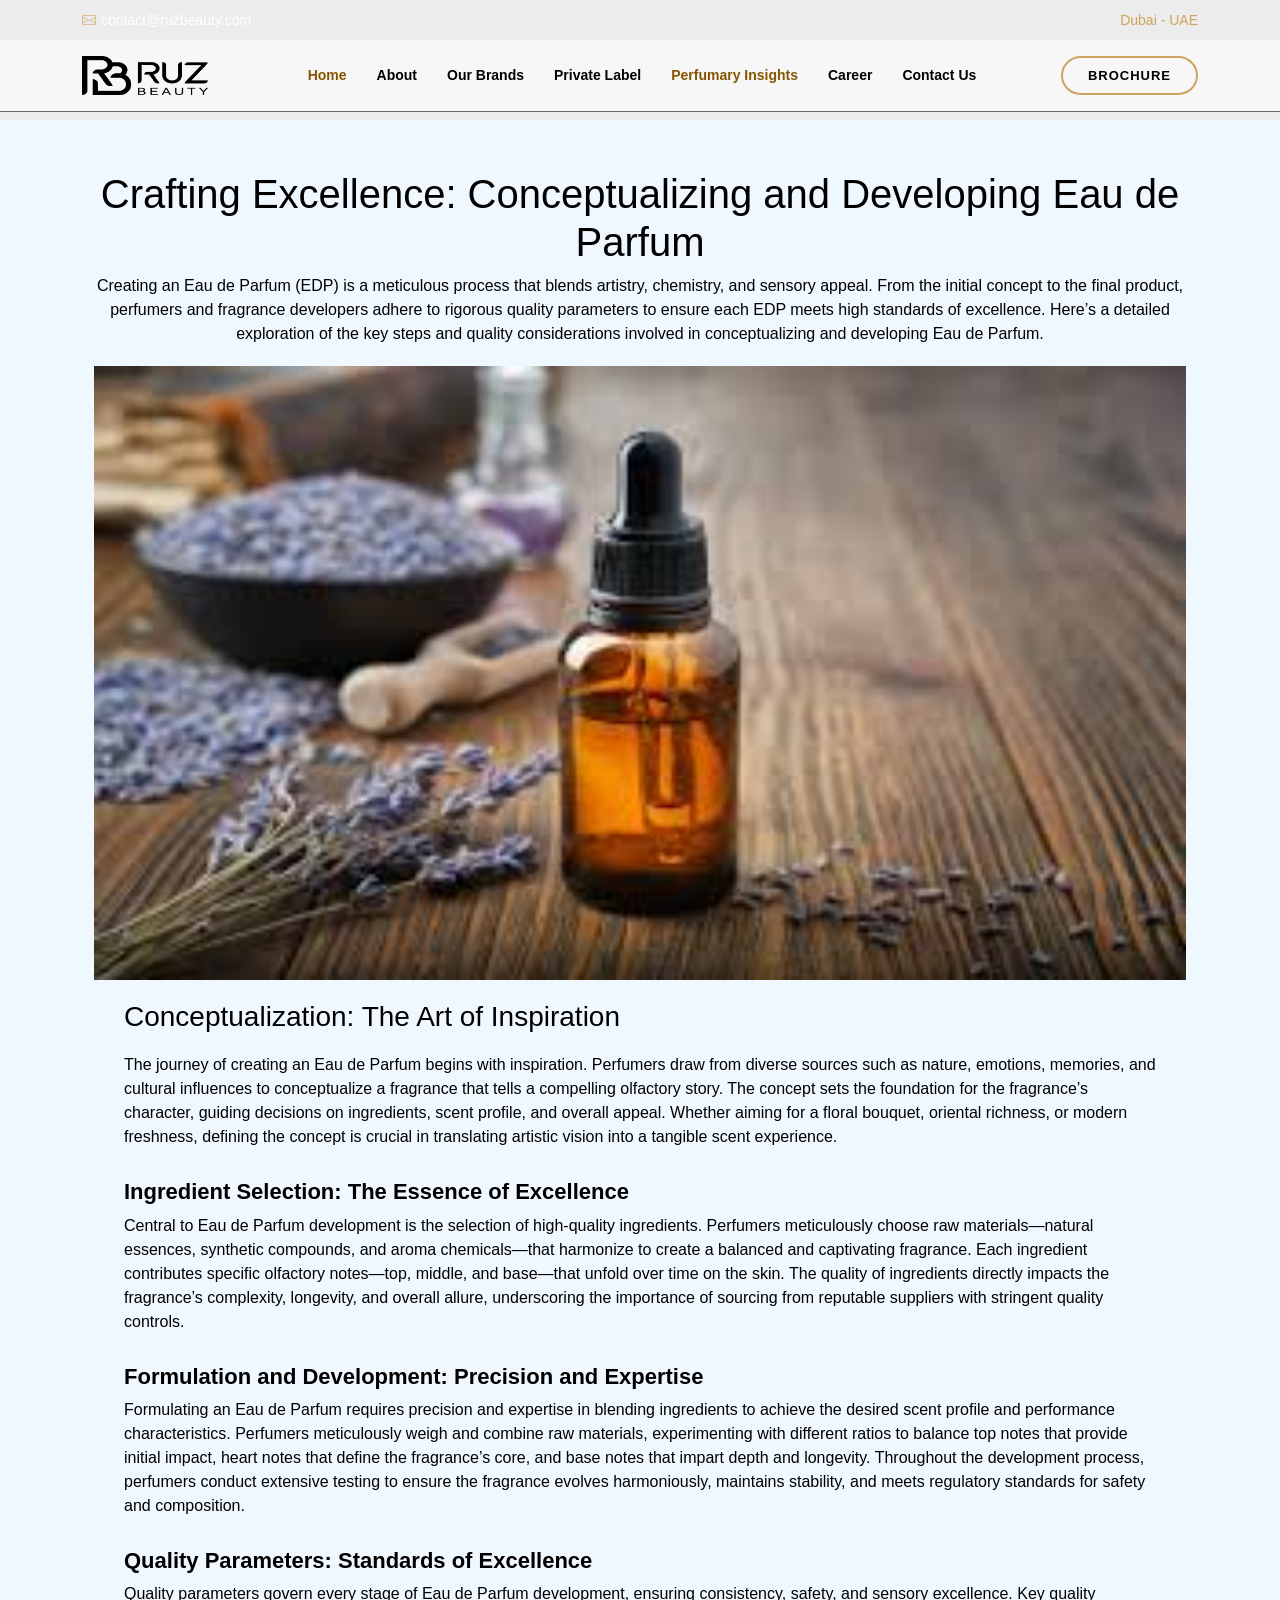
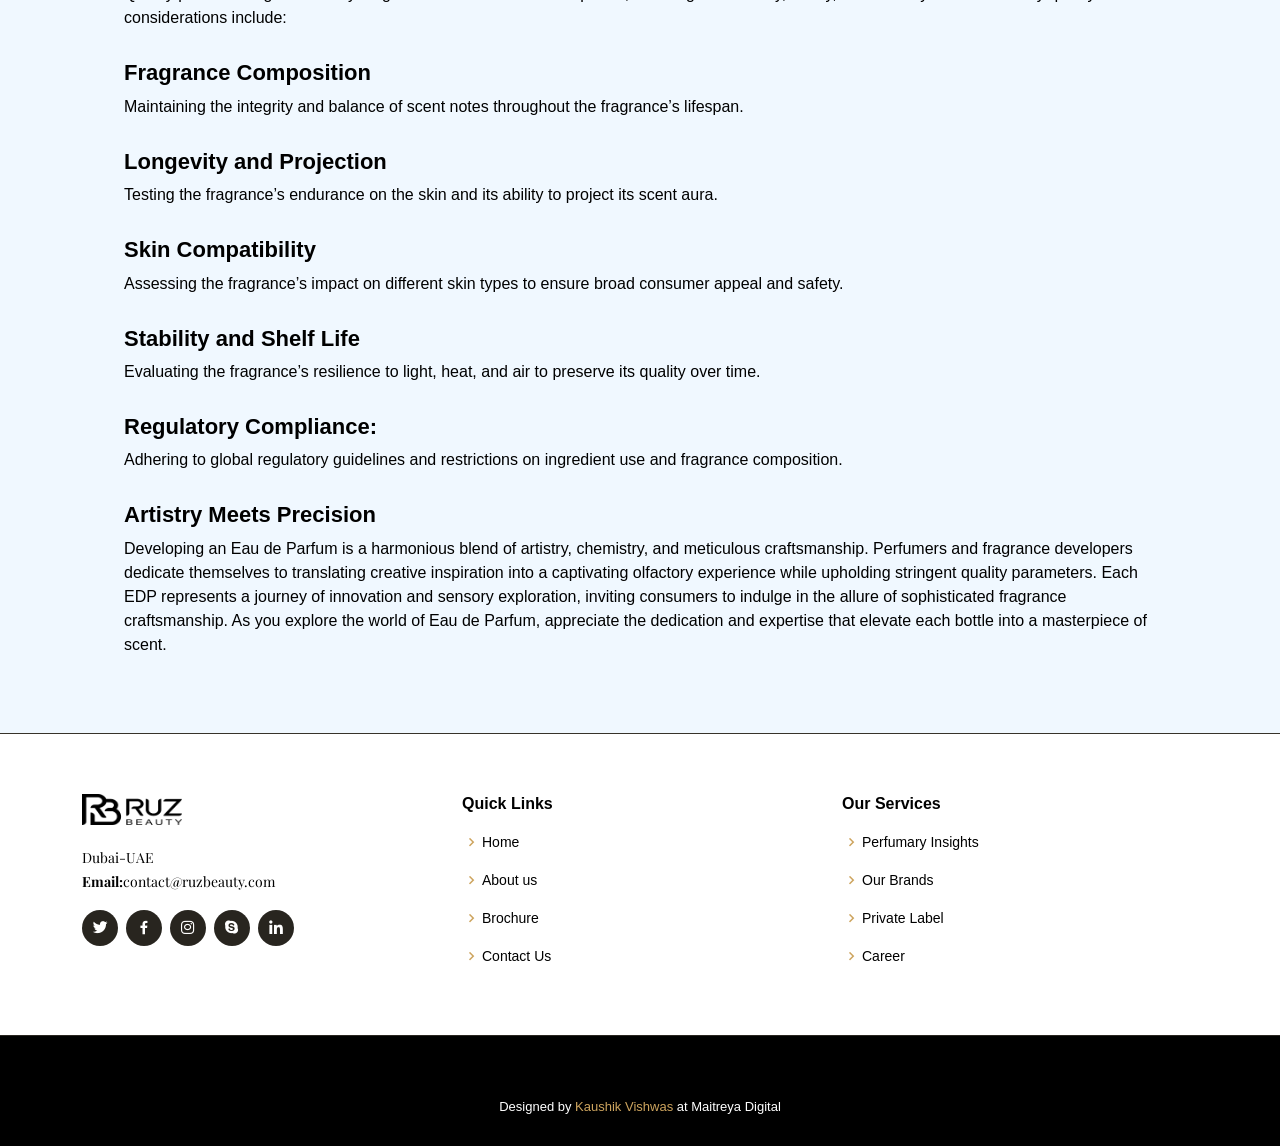
<file: blog5.html>
<!DOCTYPE html>
<html lang="en">

<head>
    <meta charset="utf-8">
    <meta content="width=device-width, initial-scale=1.0" name="viewport">

    <title>RuzBeauty</title>
    <meta content="" name="description">
    <meta content="" name="keywords">

    <!-- Favicons -->
    <link href="assets/img/favicon.png" rel="icon">
    <link href="assets/img/apple-touch-icon.png" rel="apple-touch-icon">

    <!-- Google Fonts -->
    <link
        href="https://fonts.googleapis.com/css?family=Open+Sans:300,300i,400,400i,600,600i,700,700i|Playfair+Display:ital,wght@0,400;0,500;0,600;0,700;1,400;1,500;1,600;1,700|Poppins:300,300i,400,400i,500,500i,600,600i,700,700i"
        rel="stylesheet">

    <!-- Vendor CSS Files -->
    <link href="assets/vendor/animate.css/animate.min.css" rel="stylesheet">
    <link href="assets/vendor/aos/aos.css" rel="stylesheet">
    <link href="assets/vendor/bootstrap/css/bootstrap.min.css" rel="stylesheet">
    <link href="assets/vendor/bootstrap-icons/bootstrap-icons.css" rel="stylesheet">
    <link href="assets/vendor/boxicons/css/boxicons.min.css" rel="stylesheet">
    <link href="assets/vendor/glightbox/css/glightbox.min.css" rel="stylesheet">
    <link href="assets/vendor/swiper/swiper-bundle.min.css" rel="stylesheet">

    <!-- Template Main CSS File -->
    <link href="assets/css/style.css" rel="stylesheet">

</head>

<body>

    <!-- ======= Top Bar ======= -->
    <div id="topbar" class="d-flex align-items-center fixed-top">
        <div class="container d-flex justify-content-center justify-content-md-between">

            <div class="contact-info d-flex align-items-center">
                <i class="bi bi-envelope d-flex align-items-center"><span>contact@ruzbeauty.com</span></i>
            </div>

            <div class="languages d-none d-md-flex align-items-center">
                <ul>
                    <li>Dubai - UAE </li>
                </ul>
            </div>
        </div>
    </div>

    <!-- ======= Header ======= -->
    <header id="header" class="fixed-top d-flex align-items-cente">
        <div class="container-fluid container-xl d-flex align-items-center justify-content-lg-between">

            <h1 class="logo me-auto me-lg-0"> <a href="index.html" class="logo me-auto me-lg-0"><img
                        src="assets/img/logo2.png" alt="" class="img-fluid"></a>
            </h1>
            <!-- Uncomment below if you prefer to use an image logo -->

            <nav id="navbar" class="navbar order-last order-lg-0">
                <ul>
                    <li><a class="nav-link scrollto active" href="index.html">Home</a></li>
                    <li><a class="nav-link scrollto" href="about.html">About</a></li>
                    <li><a class="nav-link scrollto" href="brands.html">Our Brands</a></li>
                    <li><a class="nav-link scrollto" href="private-labels.html">Private Label</a></li>
                    <li><a class="nav-link scrollto active" href="perfumery.html">Perfumary Insights</a></li>
                    <li><a class="nav-link scrollto" href="career.html">Career</a></li>
                    <li><a class="nav-link scrollto" href="contact.html">Contact Us</a></li>
                </ul>
                <i class="bi bi-list mobile-nav-toggle"></i>
            </nav><!-- .navbar -->
            <a href="assets/img/pdf.pdf" class="book-a-table-btn d-lg-flex">Brochure</a>

        </div>
    </header><!-- End Header -->


    <!-- ======= Hero Section ======= -->
    <section id="hero2" class="d-flex align-items-center">

    </section><!-- End Hero -->

    <main class="main" style="background-color: aliceblue; color: black;">

        <!-- Page Title -->
        <div class="page-title" data-aos="fade">
            <div class="heading">
                <div class="container">
                    <div class="row d-flex justify-content-center text-center">
                        <div class="col-lg-12" style="padding-top: 50px;">
                            <h1>Crafting Excellence: Conceptualizing and Developing Eau de Parfum</h1>
                            <p class="mb-0">Creating an Eau de Parfum (EDP) is a meticulous process that blends
                                artistry, chemistry, and sensory appeal. From the initial concept to the final product,
                                perfumers and fragrance developers adhere to rigorous quality parameters to ensure each
                                EDP meets high standards of excellence. Here’s a detailed exploration of the key steps
                                and quality considerations involved in conceptualizing and developing Eau de Parfum.</p>
                        </div>
                    </div>
                </div>
            </div>
        </div><!-- End Page Title -->

        <div class="container">
            <div class="row">

                <div class="col-lg-12">

                    <!-- Blog Details Section -->
                    <div id="blog-details" class="blog-details section" style="padding-top: 20px;">
                        <div class="container">

                            <article class="article">

                                <div class="post-img">
                                    <img src="assets/img/blog-pic5.jpg" width="100%" alt="" class="img-fluid">
                                </div>

                                <h3>Conceptualization: The Art of Inspiration</h3>
                                <div class="content">
                                    <p>
                                        The journey of creating an Eau de Parfum begins with inspiration. Perfumers draw
                                        from diverse sources such as nature, emotions, memories, and cultural influences
                                        to conceptualize a fragrance that tells a compelling olfactory story. The
                                        concept sets the foundation for the fragrance’s character, guiding decisions on
                                        ingredients, scent profile, and overall appeal. Whether aiming for a floral
                                        bouquet, oriental richness, or modern freshness, defining the concept is crucial
                                        in translating artistic vision into a tangible scent experience.
                                    </p>

                                    <h3>Ingredient Selection: The Essence of Excellence</h3>

                                    <p>
                                        Central to Eau de Parfum development is the selection of high-quality
                                        ingredients. Perfumers meticulously choose raw materials—natural essences,
                                        synthetic compounds, and aroma chemicals—that harmonize to create a balanced
                                        and captivating fragrance. Each ingredient contributes specific olfactory
                                        notes—top, middle, and base—that unfold over time on the skin. The quality
                                        of ingredients directly impacts the fragrance’s complexity, longevity, and
                                        overall allure, underscoring the importance of sourcing from reputable
                                        suppliers with stringent quality controls.
                                    </p>
                                    <h3>Formulation and Development: Precision and Expertise</h3>
                                    <p>Formulating an Eau de Parfum requires precision and expertise in blending
                                        ingredients to achieve the desired scent profile and performance
                                        characteristics. Perfumers meticulously weigh and combine raw materials,
                                        experimenting with different ratios to balance top notes that provide
                                        initial impact, heart notes that define the fragrance’s core, and base notes
                                        that impart depth and longevity. Throughout the development process,
                                        perfumers conduct extensive testing to ensure the fragrance evolves
                                        harmoniously, maintains stability, and meets regulatory standards for safety
                                        and composition.</p>
                                    <h3>Quality Parameters: Standards of Excellence</h3>
                                    <p>Quality parameters govern every stage of Eau de Parfum development, ensuring
                                        consistency, safety, and sensory excellence. Key quality considerations include:
                                    </p>

                                    <h3>Fragrance Composition </h3>
                                    <p>
                                        Maintaining the integrity and balance of scent notes throughout the fragrance’s
                                        lifespan.
                                    </p>
                                    <!-- <img src="assets/img/blog/blog-inside-post.jpg" class="img-fluid" alt=""> -->

                                    <h3>Longevity and Projection </h3>
                                    <p>
                                        Testing the fragrance’s endurance on the skin and its ability to project its
                                        scent aura.
                                    </p>
                                    <h3>Skin Compatibility</h3>
                                    <p>Assessing the fragrance’s impact on different skin types to ensure broad consumer
                                        appeal and safety.</p>
                                    <h3>Stability and Shelf Life</h3>
                                    <p>Evaluating the fragrance’s resilience to light, heat, and air to preserve its
                                        quality over time.</p>
                                    <h3>Regulatory Compliance: </h3>
                                    <p>Adhering to global regulatory guidelines and restrictions on ingredient use and
                                        fragrance composition.</p>
                                    <h3>Artistry Meets Precision</h3>
                                    <p>Developing an Eau de Parfum is a harmonious blend of artistry, chemistry, and
                                        meticulous craftsmanship. Perfumers and fragrance developers dedicate themselves
                                        to translating creative inspiration into a captivating olfactory experience
                                        while upholding stringent quality parameters. Each EDP represents a journey of
                                        innovation and sensory exploration, inviting consumers to indulge in the allure
                                        of sophisticated fragrance craftsmanship. As you explore the world of Eau de
                                        Parfum, appreciate the dedication and expertise that elevate each bottle into a
                                        masterpiece of scent.</p>

                                </div><!-- End post content -->

                            </article>

                        </div>
                    </div><!-- /Blog Details Section -->

                </div>



            </div>
        </div>

    </main>


    <!-- ======= Footer ======= -->
    <footer id="footer">
        <div class="footer-top">
            <div class="container">
                <div class="row">

                    <div class="col-lg-4 col-md-6">
                        <div class="footer-info">
                            <img src="assets/img/logo2.png" width="100px" alt=""> <br> <br>
                            <p>
                                Dubai-UAE <br>
                                <strong>Email:</strong>contact@ruzbeauty.com<br>
                            </p>
                            <div class="social-links mt-3">
                                <a href="#" class="twitter"><i class="bx bxl-twitter"></i></a>
                                <a href="#" class="facebook"><i class="bx bxl-facebook"></i></a>
                                <a href="#" class="instagram"><i class="bx bxl-instagram"></i></a>
                                <a href="#" class="google-plus"><i class="bx bxl-skype"></i></a>
                                <a href="#" class="linkedin"><i class="bx bxl-linkedin"></i></a>
                            </div>
                        </div>
                    </div>

                    <div class="col-lg-4 col-md-6 footer-links">
                        <h4>Quick Links</h4>
                        <ul>
                            <li><i class="bx bx-chevron-right"></i> <a href="index.html">Home</a></li>
                            <li><i class="bx bx-chevron-right"></i> <a href="about.html">About us</a></li>
                            <li><i class="bx bx-chevron-right"></i> <a href="assets/img/pdf.pdf">Brochure</a></li>
                            <li><i class="bx bx-chevron-right"></i> <a href="contact.html">Contact Us</a></li>
                        </ul>
                    </div>

                    <div class="col-lg-4 col-md-6 footer-links">
                        <h4>Our Services</h4>
                        <ul>
                            <li><i class="bx bx-chevron-right"></i> <a href="perfumery.html">Perfumary Insights</a></li>
                            <li><i class="bx bx-chevron-right"></i> <a href="brands.html">Our Brands</a></li>
                            <li><i class="bx bx-chevron-right"></i> <a href="private-labels.html">Private Label</a></li>
                            <li><i class="bx bx-chevron-right"></i> <a href="career.html">Career</a></li>

                        </ul>
                    </div>



                </div>
            </div>
        </div>

        <div class="container">
            <div class="copyright">
                &copy; Copyright <strong><span>RuzBeauty</span></strong>. All Rights Reserved
            </div>
            <div class="credits">
                Designed by <a href="">Kaushik Vishwas</a> at Maitreya Digital
            </div>
        </div>
    </footer><!-- End Footer -->

    <!-- <div id="preloader"></div> -->
    <a href="#" class="back-to-top d-flex align-items-center justify-content-center"><i
            class="bi bi-arrow-up-short"></i></a>

    <!-- Vendor JS Files -->
    <script src="assets/vendor/aos/aos.js"></script>
    <script src="assets/vendor/bootstrap/js/bootstrap.bundle.min.js"></script>
    <script src="assets/vendor/glightbox/js/glightbox.min.js"></script>
    <script src="assets/vendor/isotope-layout/isotope.pkgd.min.js"></script>
    <script src="assets/vendor/swiper/swiper-bundle.min.js"></script>
    <script src="assets/vendor/php-email-form/validate.js"></script>

    <!-- Template Main JS File -->
    <script src="assets/js/main.js"></script>

</body>

</html>
</file>
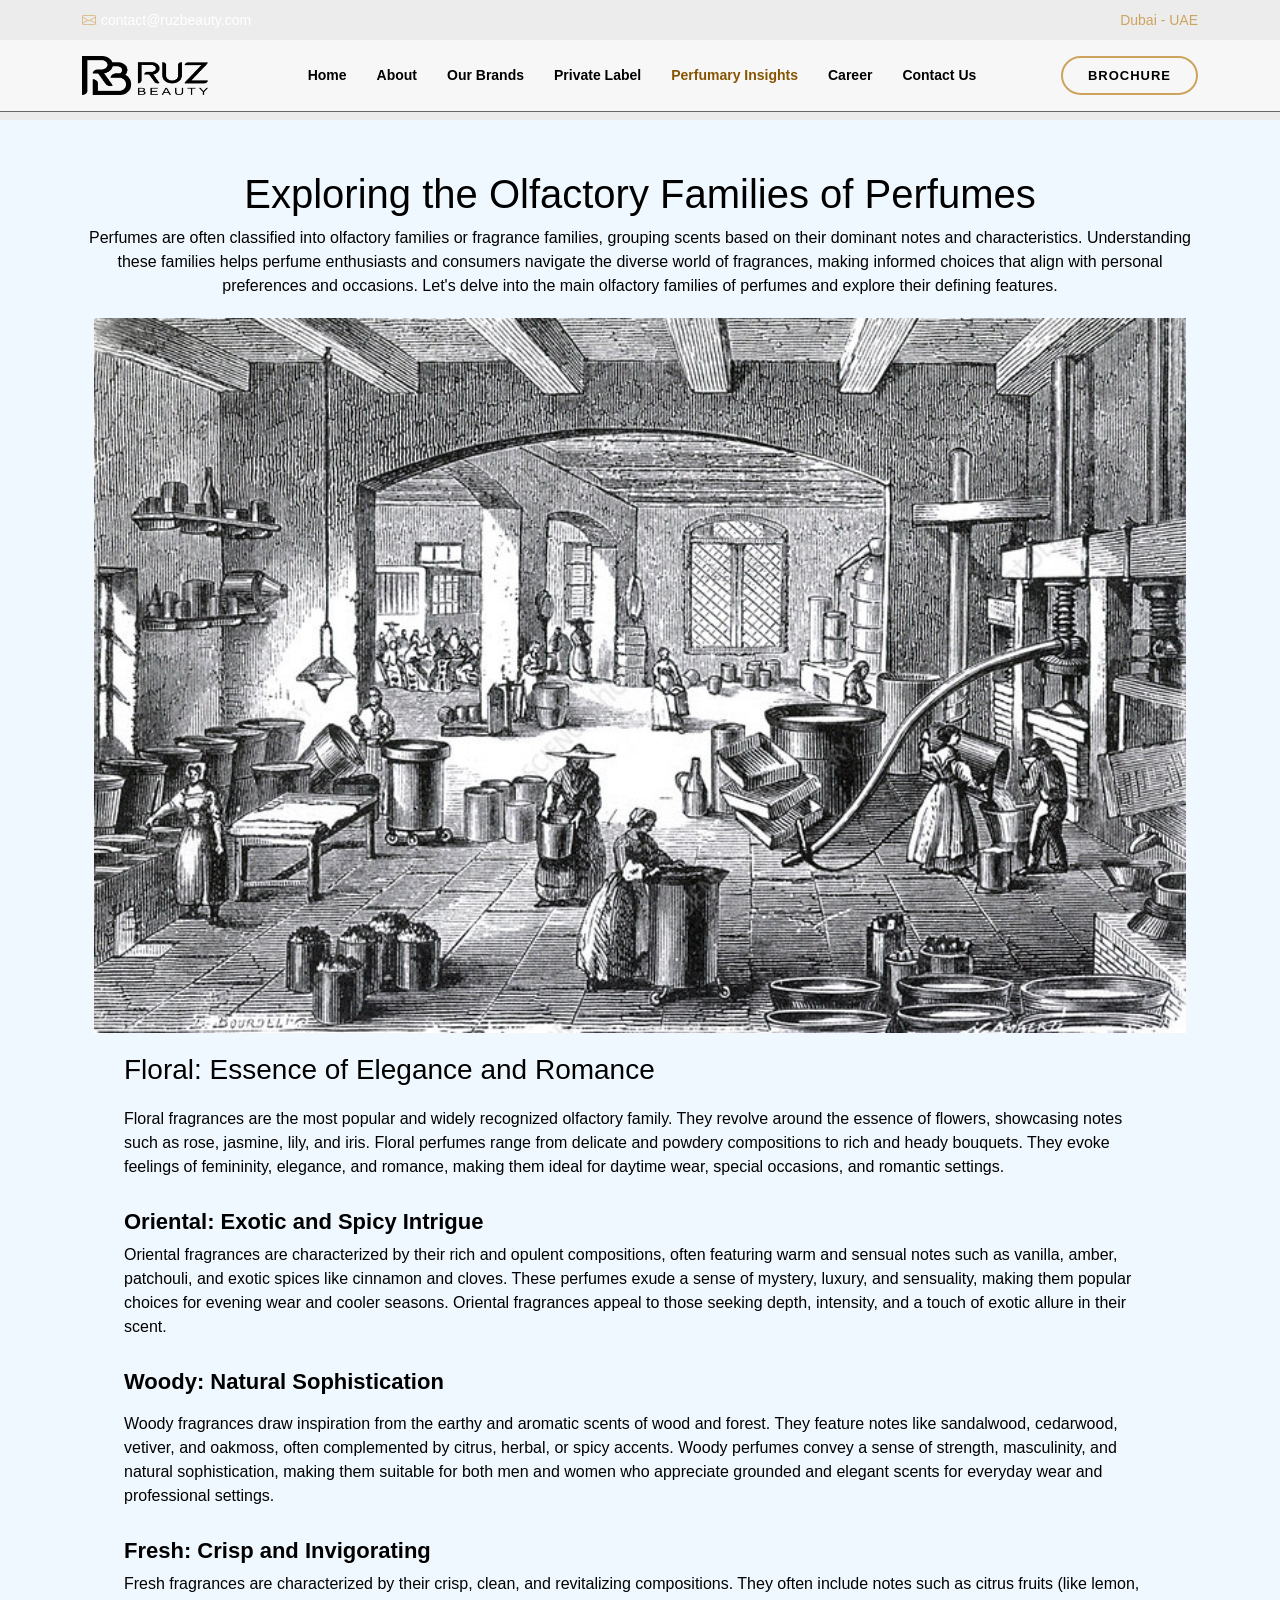
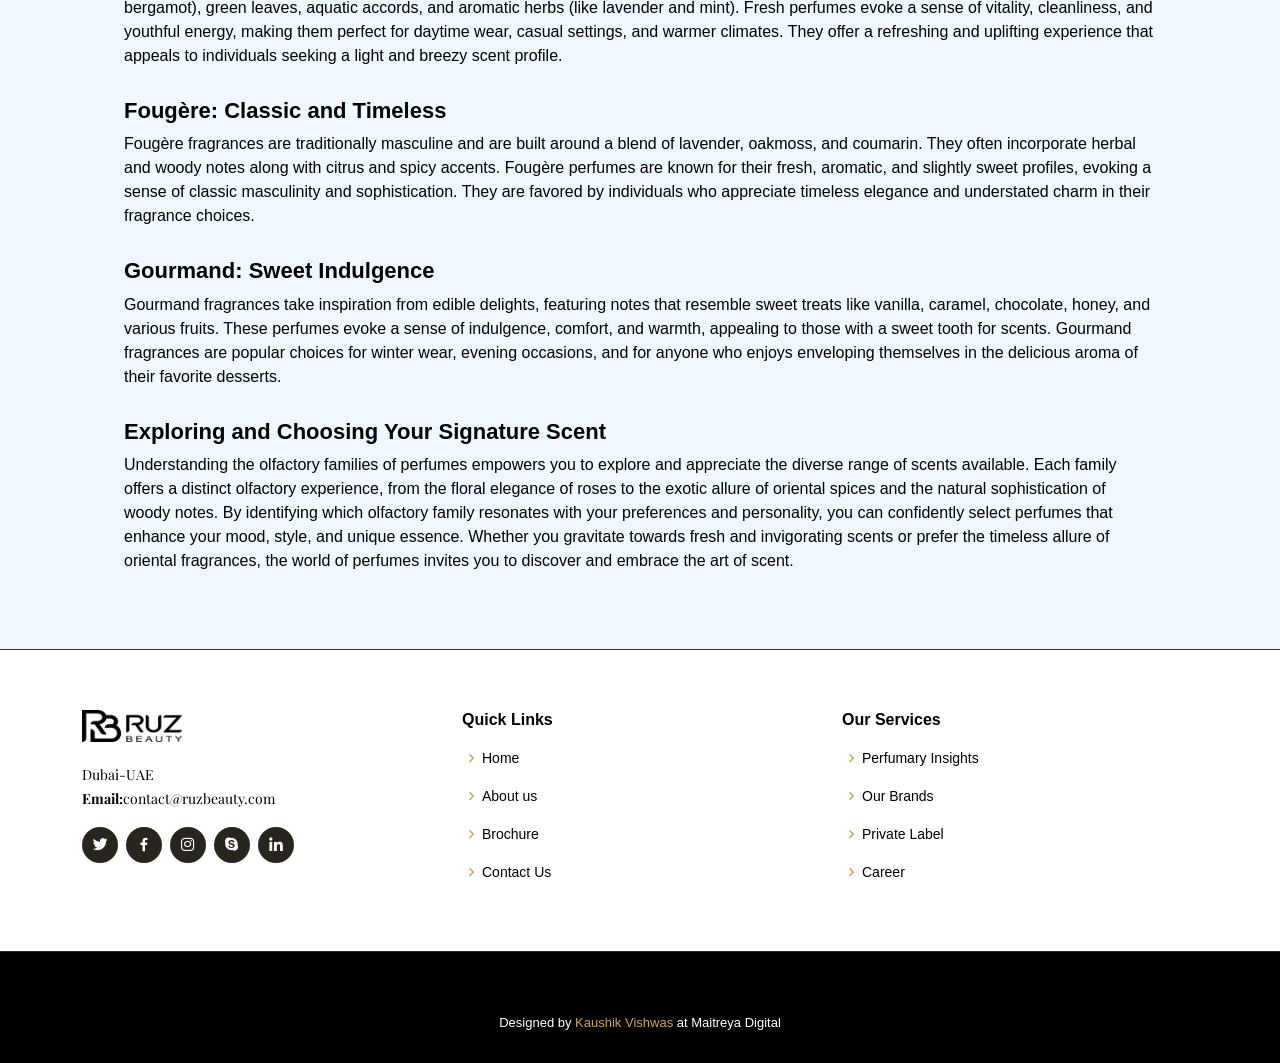
<file: blog6.html>
<!DOCTYPE html>
<html lang="en">

<head>
    <meta charset="utf-8">
    <meta content="width=device-width, initial-scale=1.0" name="viewport">

    <title>RuzBeauty</title>
    <meta content="" name="description">
    <meta content="" name="keywords">

    <!-- Favicons -->
    <link href="assets/img/favicon.png" rel="icon">
    <link href="assets/img/apple-touch-icon.png" rel="apple-touch-icon">

    <!-- Google Fonts -->
    <link
        href="https://fonts.googleapis.com/css?family=Open+Sans:300,300i,400,400i,600,600i,700,700i|Playfair+Display:ital,wght@0,400;0,500;0,600;0,700;1,400;1,500;1,600;1,700|Poppins:300,300i,400,400i,500,500i,600,600i,700,700i"
        rel="stylesheet">

    <!-- Vendor CSS Files -->
    <link href="assets/vendor/animate.css/animate.min.css" rel="stylesheet">
    <link href="assets/vendor/aos/aos.css" rel="stylesheet">
    <link href="assets/vendor/bootstrap/css/bootstrap.min.css" rel="stylesheet">
    <link href="assets/vendor/bootstrap-icons/bootstrap-icons.css" rel="stylesheet">
    <link href="assets/vendor/boxicons/css/boxicons.min.css" rel="stylesheet">
    <link href="assets/vendor/glightbox/css/glightbox.min.css" rel="stylesheet">
    <link href="assets/vendor/swiper/swiper-bundle.min.css" rel="stylesheet">

    <!-- Template Main CSS File -->
    <link href="assets/css/style.css" rel="stylesheet">

</head>

<body>

    <!-- ======= Top Bar ======= -->
    <div id="topbar" class="d-flex align-items-center fixed-top">
        <div class="container d-flex justify-content-center justify-content-md-between">

            <div class="contact-info d-flex align-items-center">
                <i class="bi bi-envelope d-flex align-items-center"><span>contact@ruzbeauty.com</span></i>
            </div>

            <div class="languages d-none d-md-flex align-items-center">
                <ul>
                    <li>Dubai - UAE </li>
                </ul>
            </div>
        </div>
    </div>

    <!-- ======= Header ======= -->
    <header id="header" class="fixed-top d-flex align-items-cente">
        <div class="container-fluid container-xl d-flex align-items-center justify-content-lg-between">

            <h1 class="logo me-auto me-lg-0"> <a href="index.html" class="logo me-auto me-lg-0"><img
                        src="assets/img/logo2.png" alt="" class="img-fluid"></a>
            </h1>
            <!-- Uncomment below if you prefer to use an image logo -->

            <nav id="navbar" class="navbar order-last order-lg-0">
                <ul>
                    <li><a class="nav-link scrollto" href="index.html">Home</a></li>
                    <li><a class="nav-link scrollto" href="about.html">About</a></li>
                    <li><a class="nav-link scrollto" href="brands.html">Our Brands</a></li>
                    <li><a class="nav-link scrollto" href="private-labels.html">Private Label</a></li>
                    <li><a class="nav-link scrollto active" href="perfumery.html">Perfumary Insights</a></li>
                    <li><a class="nav-link scrollto" href="career.html">Career</a></li>
                    <li><a class="nav-link scrollto" href="contact.html">Contact Us</a></li>
                </ul>
                <i class="bi bi-list mobile-nav-toggle"></i>
            </nav><!-- .navbar -->
            <a href="assets/img/pdf.pdf" class="book-a-table-btn d-lg-flex">Brochure</a>

        </div>
    </header><!-- End Header -->


    <!-- ======= Hero Section ======= -->
    <section id="hero2" class="d-flex align-items-center">

    </section><!-- End Hero -->

    <main class="main" style="background-color: aliceblue; color: black;">

        <!-- Page Title -->
        <div class="page-title" data-aos="fade">
            <div class="heading">
                <div class="container">
                    <div class="row d-flex justify-content-center text-center">
                        <div class="col-lg-12" style="padding-top: 50px;">
                            <h1>Exploring the Olfactory Families of Perfumes</h1>
                            <p class="mb-0">Perfumes are often classified into olfactory families or fragrance families,
                                grouping scents based on their dominant notes and characteristics. Understanding these
                                families helps perfume enthusiasts and consumers navigate the diverse world of
                                fragrances, making informed choices that align with personal preferences and occasions.
                                Let's delve into the main olfactory families of perfumes and explore their defining
                                features.</p>
                        </div>
                    </div>
                </div>
            </div>
        </div><!-- End Page Title -->

        <div class="container">
            <div class="row">

                <div class="col-lg-12">

                    <!-- Blog Details Section -->
                    <div id="blog-details" class="blog-details section" style="padding-top: 20px;">
                        <div class="container">

                            <article class="article">

                                <div class="post-img">
                                    <img src="assets/img/blog-pic6.jpg" width="100%" alt="" class="img-fluid">
                                </div>

                                <h3>Floral: Essence of Elegance and Romance</h3>
                                <div class="content">
                                    <p>
                                        Floral fragrances are the most popular and widely recognized olfactory family.
                                        They revolve around the essence of flowers, showcasing notes such as rose,
                                        jasmine, lily, and iris. Floral perfumes range from delicate and powdery
                                        compositions to rich and heady bouquets. They evoke feelings of femininity,
                                        elegance, and romance, making them ideal for daytime wear, special occasions,
                                        and romantic settings.
                                    </p>

                                    <h3>Oriental: Exotic and Spicy Intrigue</h3>

                                    <p>
                                        Oriental fragrances are characterized by their rich and opulent
                                        compositions, often featuring warm and sensual notes such as vanilla, amber,
                                        patchouli, and exotic spices like cinnamon and cloves. These perfumes exude
                                        a sense of mystery, luxury, and sensuality, making them popular choices for
                                        evening wear and cooler seasons. Oriental fragrances appeal to those seeking
                                        depth, intensity, and a touch of exotic allure in their scent.
                                    </p>
                                    <h3>Woody: Natural Sophistication</h3>
                                    <p></p>Woody fragrances draw inspiration from the earthy and aromatic scents of
                                    wood and forest. They feature notes like sandalwood, cedarwood, vetiver, and
                                    oakmoss, often complemented by citrus, herbal, or spicy accents. Woody perfumes
                                    convey a sense of strength, masculinity, and natural sophistication, making them
                                    suitable for both men and women who appreciate grounded and elegant scents for
                                    everyday wear and professional settings.

                                    <h3>Fresh: Crisp and Invigorating</h3>

                                    <p>
                                        Fresh fragrances are characterized by their crisp, clean, and revitalizing
                                        compositions. They often include notes such as citrus fruits (like lemon,
                                        bergamot), green leaves, aquatic accords, and aromatic herbs (like lavender and
                                        mint). Fresh perfumes evoke a sense of vitality, cleanliness, and youthful
                                        energy, making them perfect for daytime wear, casual settings, and warmer
                                        climates. They offer a refreshing and uplifting experience that appeals to
                                        individuals seeking a light and breezy scent profile.
                                    </p>

                                    <h3>Fougère: Classic and Timeless</h3>
                                    <p>
                                        Fougère fragrances are traditionally masculine and are built around a blend of
                                        lavender, oakmoss, and coumarin. They often incorporate herbal and woody notes
                                        along with citrus and spicy accents. Fougère perfumes are known for their fresh,
                                        aromatic, and slightly sweet profiles, evoking a sense of classic masculinity
                                        and sophistication. They are favored by individuals who appreciate timeless
                                        elegance and understated charm in their fragrance choices.
                                    </p>
                                    <!-- <img src="assets/img/blog/blog-inside-post.jpg" class="img-fluid" alt=""> -->

                                    <h3>Gourmand: Sweet Indulgence</h3>
                                    <p>
                                        Gourmand fragrances take inspiration from edible delights, featuring notes that
                                        resemble sweet treats like vanilla, caramel, chocolate, honey, and various
                                        fruits. These perfumes evoke a sense of indulgence, comfort, and warmth,
                                        appealing to those with a sweet tooth for scents. Gourmand fragrances are
                                        popular choices for winter wear, evening occasions, and for anyone who enjoys
                                        enveloping themselves in the delicious aroma of their favorite desserts.
                                    </p>
                                    <h3>Exploring and Choosing Your Signature Scent</h3>
                                    <p>Understanding the olfactory families of perfumes empowers you to explore and
                                        appreciate the diverse range of scents available. Each family offers a distinct
                                        olfactory experience, from the floral elegance of roses to the exotic allure of
                                        oriental spices and the natural sophistication of woody notes. By identifying
                                        which olfactory family resonates with your preferences and personality, you can
                                        confidently select perfumes that enhance your mood, style, and unique essence.
                                        Whether you gravitate towards fresh and invigorating scents or prefer the
                                        timeless allure of oriental fragrances, the world of perfumes invites you to
                                        discover and embrace the art of scent.</p>

                                </div><!-- End post content -->

                            </article>

                        </div>
                    </div><!-- /Blog Details Section -->

                </div>



            </div>
        </div>

    </main>


    <!-- ======= Footer ======= -->
    <footer id="footer">
        <div class="footer-top">
            <div class="container">
                <div class="row">

                    <div class="col-lg-4 col-md-6">
                        <div class="footer-info">
                            <img src="assets/img/logo2.png" width="100px" alt=""> <br> <br>
                            <p>
                                Dubai-UAE <br>
                                <strong>Email:</strong>contact@ruzbeauty.com<br>
                            </p>
                            <div class="social-links mt-3">
                                <a href="#" class="twitter"><i class="bx bxl-twitter"></i></a>
                                <a href="#" class="facebook"><i class="bx bxl-facebook"></i></a>
                                <a href="#" class="instagram"><i class="bx bxl-instagram"></i></a>
                                <a href="#" class="google-plus"><i class="bx bxl-skype"></i></a>
                                <a href="#" class="linkedin"><i class="bx bxl-linkedin"></i></a>
                            </div>
                        </div>
                    </div>

                    <div class="col-lg-4 col-md-6 footer-links">
                        <h4>Quick Links</h4>
                        <ul>
                            <li><i class="bx bx-chevron-right"></i> <a href="index.html">Home</a></li>
                            <li><i class="bx bx-chevron-right"></i> <a href="about.html">About us</a></li>
                            <li><i class="bx bx-chevron-right"></i> <a href="assets/img/pdf.pdf">Brochure</a></li>
                            <li><i class="bx bx-chevron-right"></i> <a href="contact.html">Contact Us</a></li>
                        </ul>
                    </div>

                    <div class="col-lg-4 col-md-6 footer-links">
                        <h4>Our Services</h4>
                        <ul>
                            <li><i class="bx bx-chevron-right"></i> <a href="perfumery.html">Perfumary Insights</a></li>
                            <li><i class="bx bx-chevron-right"></i> <a href="brands.html">Our Brands</a></li>
                            <li><i class="bx bx-chevron-right"></i> <a href="private-labels.html">Private Label</a></li>
                            <li><i class="bx bx-chevron-right"></i> <a href="career.html">Career</a></li>

                        </ul>
                    </div>



                </div>
            </div>
        </div>

        <div class="container">
            <div class="copyright">
                &copy; Copyright <strong><span>RuzBeauty</span></strong>. All Rights Reserved
            </div>
            <div class="credits">
                Designed by <a href="">Kaushik Vishwas</a> at Maitreya Digital
            </div>
        </div>
    </footer><!-- End Footer -->

    <!-- <div id="preloader"></div> -->
    <a href="#" class="back-to-top d-flex align-items-center justify-content-center"><i
            class="bi bi-arrow-up-short"></i></a>

    <!-- Vendor JS Files -->
    <script src="assets/vendor/aos/aos.js"></script>
    <script src="assets/vendor/bootstrap/js/bootstrap.bundle.min.js"></script>
    <script src="assets/vendor/glightbox/js/glightbox.min.js"></script>
    <script src="assets/vendor/isotope-layout/isotope.pkgd.min.js"></script>
    <script src="assets/vendor/swiper/swiper-bundle.min.js"></script>
    <script src="assets/vendor/php-email-form/validate.js"></script>

    <!-- Template Main JS File -->
    <script src="assets/js/main.js"></script>

</body>

</html>
</file>
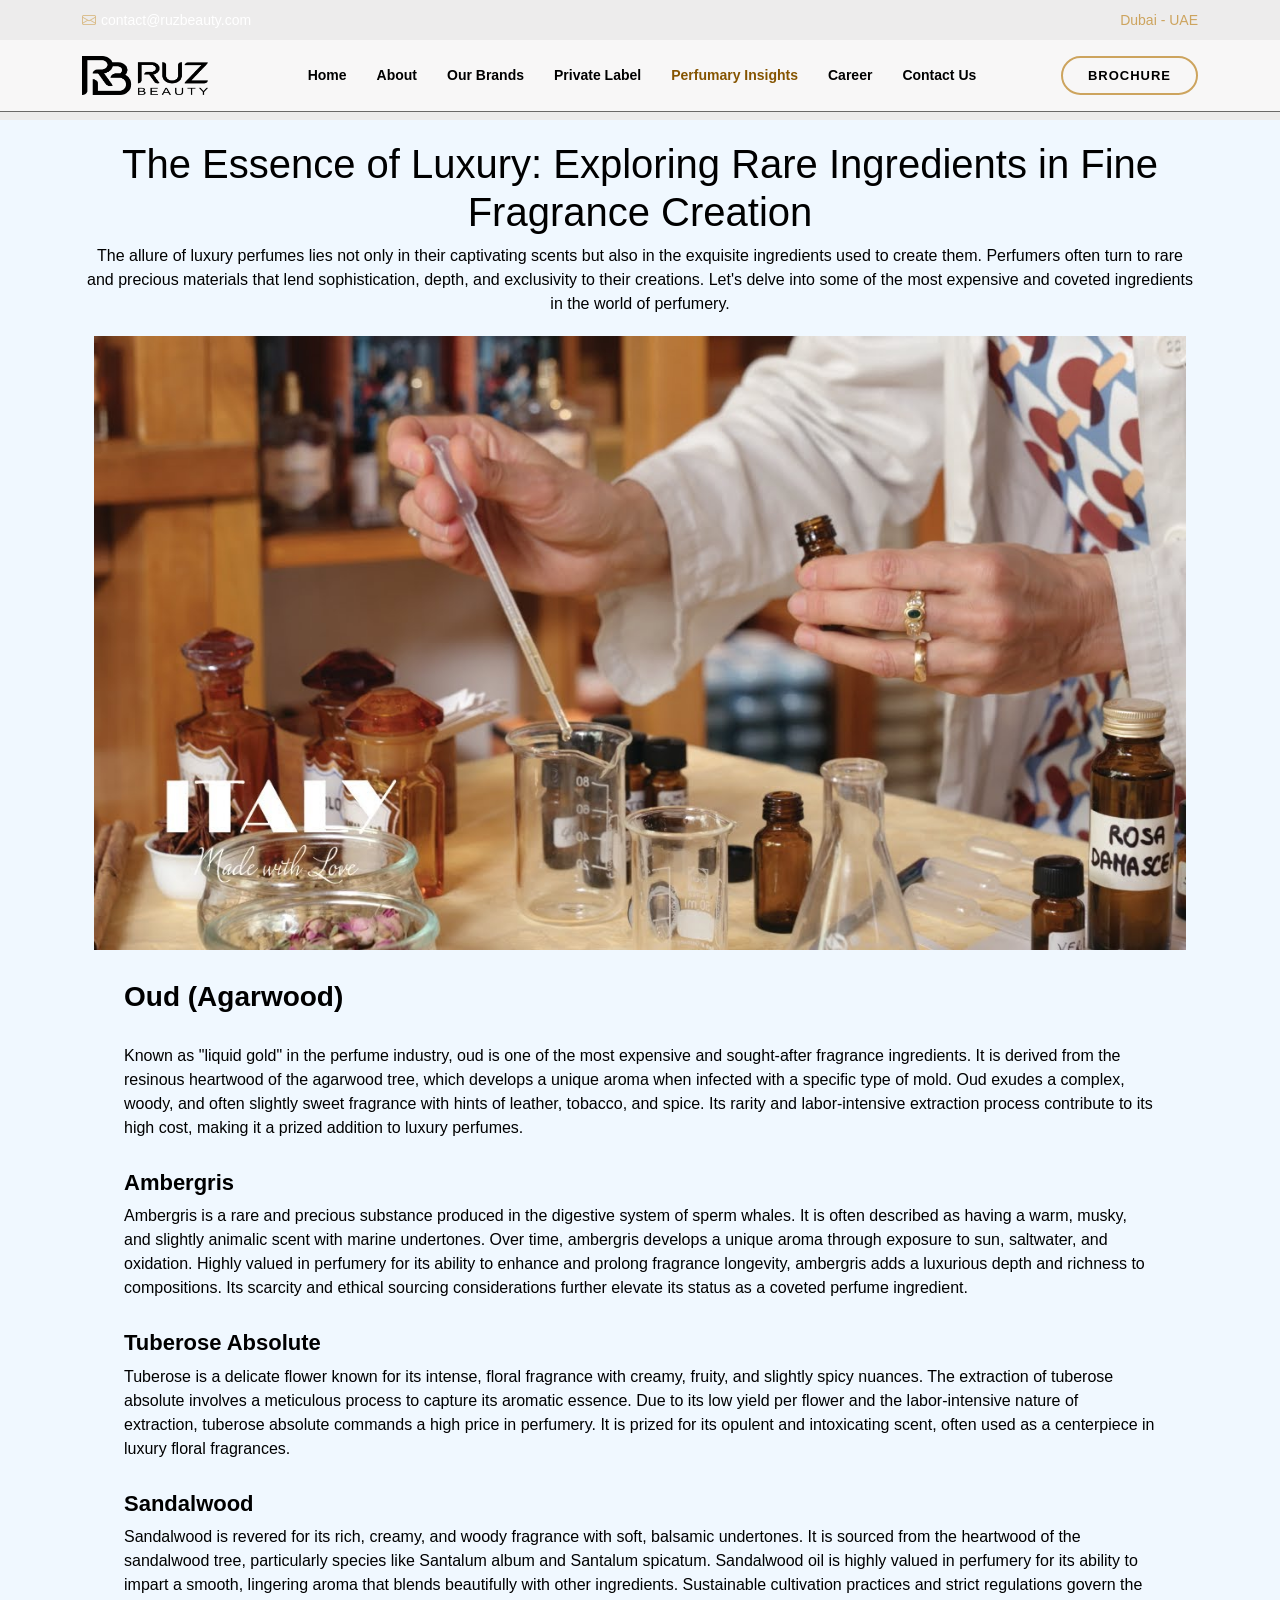
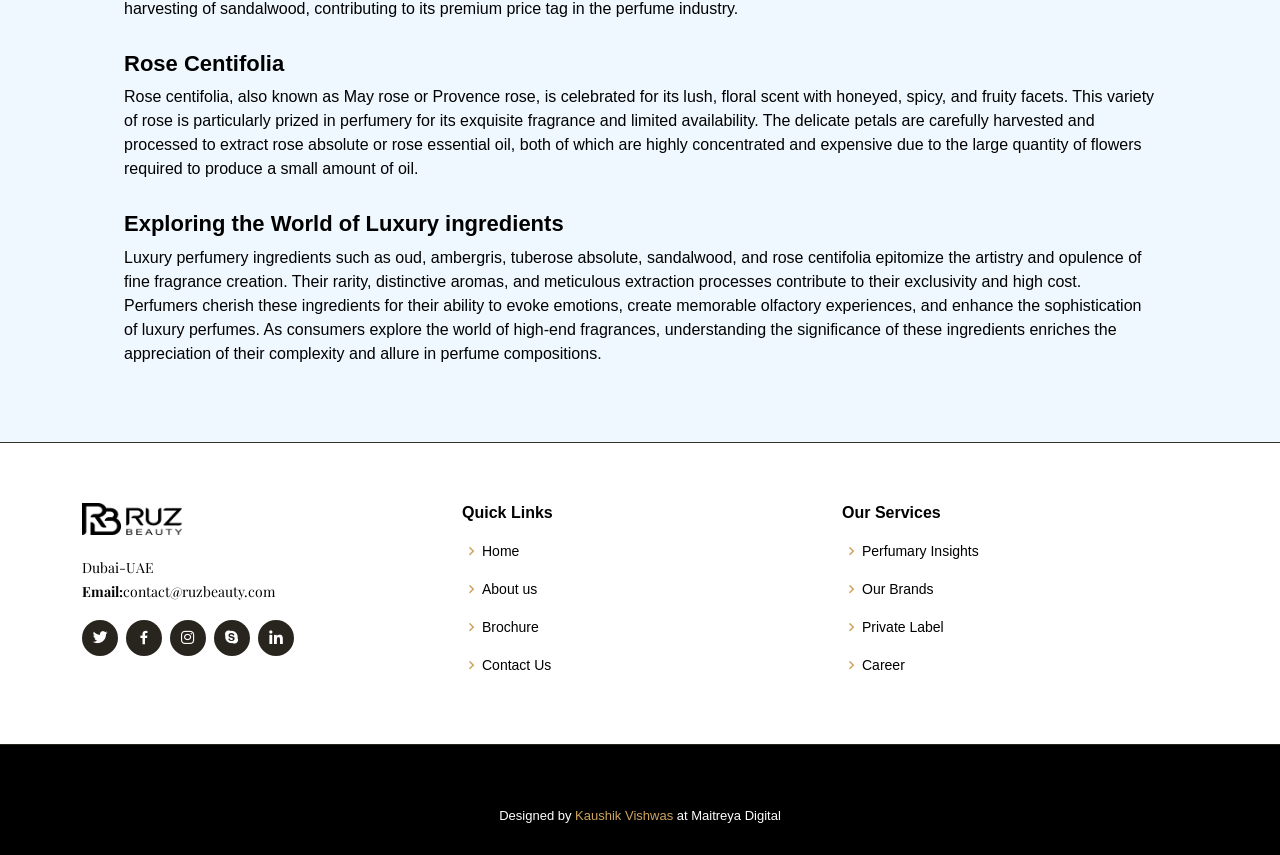
<file: blog7.html>
<!DOCTYPE html>
<html lang="en">

<head>
    <meta charset="utf-8">
    <meta content="width=device-width, initial-scale=1.0" name="viewport">

    <title>RuzBeauty</title>
    <meta content="" name="description">
    <meta content="" name="keywords">

    <!-- Favicons -->
    <link href="assets/img/favicon.png" rel="icon">
    <link href="assets/img/apple-touch-icon.png" rel="apple-touch-icon">

    <!-- Google Fonts -->
    <link
        href="https://fonts.googleapis.com/css?family=Open+Sans:300,300i,400,400i,600,600i,700,700i|Playfair+Display:ital,wght@0,400;0,500;0,600;0,700;1,400;1,500;1,600;1,700|Poppins:300,300i,400,400i,500,500i,600,600i,700,700i"
        rel="stylesheet">

    <!-- Vendor CSS Files -->
    <link href="assets/vendor/animate.css/animate.min.css" rel="stylesheet">
    <link href="assets/vendor/aos/aos.css" rel="stylesheet">
    <link href="assets/vendor/bootstrap/css/bootstrap.min.css" rel="stylesheet">
    <link href="assets/vendor/bootstrap-icons/bootstrap-icons.css" rel="stylesheet">
    <link href="assets/vendor/boxicons/css/boxicons.min.css" rel="stylesheet">
    <link href="assets/vendor/glightbox/css/glightbox.min.css" rel="stylesheet">
    <link href="assets/vendor/swiper/swiper-bundle.min.css" rel="stylesheet">

    <!-- Template Main CSS File -->
    <link href="assets/css/style.css" rel="stylesheet">

</head>

<body>

    <!-- ======= Top Bar ======= -->
    <div id="topbar" class="d-flex align-items-center fixed-top">
        <div class="container d-flex justify-content-center justify-content-md-between">

            <div class="contact-info d-flex align-items-center">
                <i class="bi bi-envelope d-flex align-items-center"><span>contact@ruzbeauty.com</span></i>
            </div>

            <div class="languages d-none d-md-flex align-items-center">
                <ul>
                    <li>Dubai - UAE </li>
                </ul>
            </div>
        </div>
    </div>

    <!-- ======= Header ======= -->
    <header id="header" class="fixed-top d-flex align-items-cente">
        <div class="container-fluid container-xl d-flex align-items-center justify-content-lg-between">

            <h1 class="logo me-auto me-lg-0"> <a href="index.html" class="logo me-auto me-lg-0"><img
                        src="assets/img/logo2.png" alt="" class="img-fluid"></a>
            </h1>
            <!-- Uncomment below if you prefer to use an image logo -->

            <nav id="navbar" class="navbar order-last order-lg-0">
                <ul>
                    <li><a class="nav-link scrollto" href="index.html">Home</a></li>
                    <li><a class="nav-link scrollto" href="about.html">About</a></li>
                    <li><a class="nav-link scrollto" href="brands.html">Our Brands</a></li>
                    <li><a class="nav-link scrollto" href="private-labels.html">Private Label</a></li>
                    <li><a class="nav-link scrollto active" href="perfumery.html">Perfumary Insights</a></li>
                    <li><a class="nav-link scrollto" href="career.html">Career</a></li>
                    <li><a class="nav-link scrollto" href="contact.html">Contact Us</a></li>
                </ul>
                <i class="bi bi-list mobile-nav-toggle"></i>
            </nav><!-- .navbar -->
            <a href="assets/img/pdf.pdf" class="book-a-table-btn d-lg-flex">Brochure</a>

        </div>
    </header><!-- End Header -->


    <!-- ======= Hero Section ======= -->
    <section id="hero2" class="d-flex align-items-center">

    </section><!-- End Hero -->

    <main class="main" style="background-color: aliceblue; color: black;">

        <!-- Page Title -->
        <div class="page-title" data-aos="fade">
            <div class="heading">
                <div class="container">
                    <div class="row d-flex justify-content-center text-center">
                        <div class="col-lg-12" style="padding-top: 20px;">
                            <h1>The Essence of Luxury: Exploring Rare Ingredients in Fine Fragrance Creation</h1>
                            <p class="mb-0">The allure of luxury perfumes lies not only in their captivating scents but
                                also in the exquisite ingredients used to create them. Perfumers often turn to rare and
                                precious materials that lend sophistication, depth, and exclusivity to their creations.
                                Let's delve into some of the most expensive and coveted ingredients in the world of
                                perfumery.</p>
                        </div>
                    </div>
                </div>
            </div>
        </div><!-- End Page Title -->

        <div class="container">
            <div class="row">

                <div class="col-lg-12">

                    <!-- Blog Details Section -->
                    <div id="blog-details" class="blog-details section" style="padding-top: 20px;">
                        <div class="container">

                            <article class="article">

                                <div class="post-img">
                                    <img src="assets/img/blog-pic7.jpg" alt="" class="img-fluid">
                                </div>

                                <h2 class="title">Oud (Agarwood)</h2>
                                <div class="content">
                                    <p>
                                        Known as "liquid gold" in the perfume industry, oud is one of the most expensive
                                        and sought-after fragrance ingredients. It is derived from the resinous
                                        heartwood of the agarwood tree, which develops a unique aroma when infected with
                                        a specific type of mold. Oud exudes a complex, woody, and often slightly sweet
                                        fragrance with hints of leather, tobacco, and spice. Its rarity and
                                        labor-intensive extraction process contribute to its high cost, making it a
                                        prized addition to luxury perfumes.
                                    </p>

                                    <h3>Ambergris</h3>

                                    <p>
                                        Ambergris is a rare and precious substance produced in the digestive system
                                        of sperm whales. It is often described as having a warm, musky, and slightly
                                        animalic scent with marine undertones. Over time, ambergris develops a
                                        unique aroma through exposure to sun, saltwater, and oxidation. Highly
                                        valued in perfumery for its ability to enhance and prolong fragrance
                                        longevity, ambergris adds a luxurious depth and richness to compositions.
                                        Its scarcity and ethical sourcing considerations further elevate its status
                                        as a coveted perfume ingredient.
                                    </p>
                                    <h3>Tuberose Absolute </h3>
                                    <p>Tuberose is a delicate flower known for its intense, floral fragrance with
                                        creamy, fruity, and slightly spicy nuances. The extraction of tuberose
                                        absolute involves a meticulous process to capture its aromatic essence. Due
                                        to its low yield per flower and the labor-intensive nature of extraction,
                                        tuberose absolute commands a high price in perfumery. It is prized for its
                                        opulent and intoxicating scent, often used as a centerpiece in luxury floral
                                        fragrances.</p>
                                    <h3>Sandalwood</h3>

                                    <p>
                                        Sandalwood is revered for its rich, creamy, and woody fragrance with soft,
                                        balsamic undertones. It is sourced from the heartwood of the sandalwood tree,
                                        particularly species like Santalum album and Santalum spicatum. Sandalwood oil
                                        is highly valued in perfumery for its ability to impart a smooth, lingering
                                        aroma that blends beautifully with other ingredients. Sustainable cultivation
                                        practices and strict regulations govern the harvesting of sandalwood,
                                        contributing to its premium price tag in the perfume industry.
                                    </p>

                                    <h3>Rose Centifolia </h3>
                                    <p>
                                        Rose centifolia, also known as May rose or Provence rose, is celebrated for its
                                        lush, floral scent with honeyed, spicy, and fruity facets. This variety of rose
                                        is particularly prized in perfumery for its exquisite fragrance and limited
                                        availability. The delicate petals are carefully harvested and processed to
                                        extract rose absolute or rose essential oil, both of which are highly
                                        concentrated and expensive due to the large quantity of flowers required to
                                        produce a small amount of oil.
                                    </p>
                                    <!-- <img src="assets/img/blog/blog-inside-post.jpg" class="img-fluid" alt=""> -->

                                    <h3>Exploring the World of Luxury ingredients </h3>
                                    <p>
                                        Luxury perfumery ingredients such as oud, ambergris, tuberose absolute,
                                        sandalwood, and rose centifolia epitomize the artistry and opulence of fine
                                        fragrance creation. Their rarity, distinctive aromas, and meticulous extraction
                                        processes contribute to their exclusivity and high cost. Perfumers cherish these
                                        ingredients for their ability to evoke emotions, create memorable olfactory
                                        experiences, and enhance the sophistication of luxury perfumes. As consumers
                                        explore the world of high-end fragrances, understanding the significance of
                                        these ingredients enriches the appreciation of their complexity and allure in
                                        perfume compositions.
                                    </p>

                                </div><!-- End post content -->

                            </article>

                        </div>
                    </div><!-- /Blog Details Section -->

                </div>



            </div>
        </div>

    </main>

    <!-- ======= Footer ======= -->
    <footer id="footer">
        <div class="footer-top">
            <div class="container">
                <div class="row">

                    <div class="col-lg-4 col-md-6">
                        <div class="footer-info">
                            <img src="assets/img/logo2.png" width="100px" alt=""> <br> <br>
                            <p>
                                Dubai-UAE <br>
                                <strong>Email:</strong>contact@ruzbeauty.com<br>
                            </p>
                            <div class="social-links mt-3">
                                <a href="#" class="twitter"><i class="bx bxl-twitter"></i></a>
                                <a href="#" class="facebook"><i class="bx bxl-facebook"></i></a>
                                <a href="#" class="instagram"><i class="bx bxl-instagram"></i></a>
                                <a href="#" class="google-plus"><i class="bx bxl-skype"></i></a>
                                <a href="#" class="linkedin"><i class="bx bxl-linkedin"></i></a>
                            </div>
                        </div>
                    </div>

                    <div class="col-lg-4 col-md-6 footer-links">
                        <h4>Quick Links</h4>
                        <ul>
                            <li><i class="bx bx-chevron-right"></i> <a href="index.html">Home</a></li>
                            <li><i class="bx bx-chevron-right"></i> <a href="about.html">About us</a></li>
                            <li><i class="bx bx-chevron-right"></i> <a href="assets/img/pdf.pdf">Brochure</a></li>
                            <li><i class="bx bx-chevron-right"></i> <a href="contact.html">Contact Us</a></li>
                        </ul>
                    </div>

                    <div class="col-lg-4 col-md-6 footer-links">
                        <h4>Our Services</h4>
                        <ul>
                            <li><i class="bx bx-chevron-right"></i> <a href="perfumery.html">Perfumary Insights</a></li>
                            <li><i class="bx bx-chevron-right"></i> <a href="brands.html">Our Brands</a></li>
                            <li><i class="bx bx-chevron-right"></i> <a href="private-labels.html">Private Label</a></li>
                            <li><i class="bx bx-chevron-right"></i> <a href="career.html">Career</a></li>

                        </ul>
                    </div>



                </div>
            </div>
        </div>

        <div class="container">
            <div class="copyright">
                &copy; Copyright <strong><span>RuzBeauty</span></strong>. All Rights Reserved
            </div>
            <div class="credits">
                Designed by <a href="">Kaushik Vishwas</a> at Maitreya Digital
            </div>
        </div>
    </footer><!-- End Footer -->

    <!-- <div id="preloader"></div> -->
    <a href="#" class="back-to-top d-flex align-items-center justify-content-center"><i
            class="bi bi-arrow-up-short"></i></a>

    <!-- Vendor JS Files -->
    <script src="assets/vendor/aos/aos.js"></script>
    <script src="assets/vendor/bootstrap/js/bootstrap.bundle.min.js"></script>
    <script src="assets/vendor/glightbox/js/glightbox.min.js"></script>
    <script src="assets/vendor/isotope-layout/isotope.pkgd.min.js"></script>
    <script src="assets/vendor/swiper/swiper-bundle.min.js"></script>
    <script src="assets/vendor/php-email-form/validate.js"></script>

    <!-- Template Main JS File -->
    <script src="assets/js/main.js"></script>

</body>

</html>
</file>
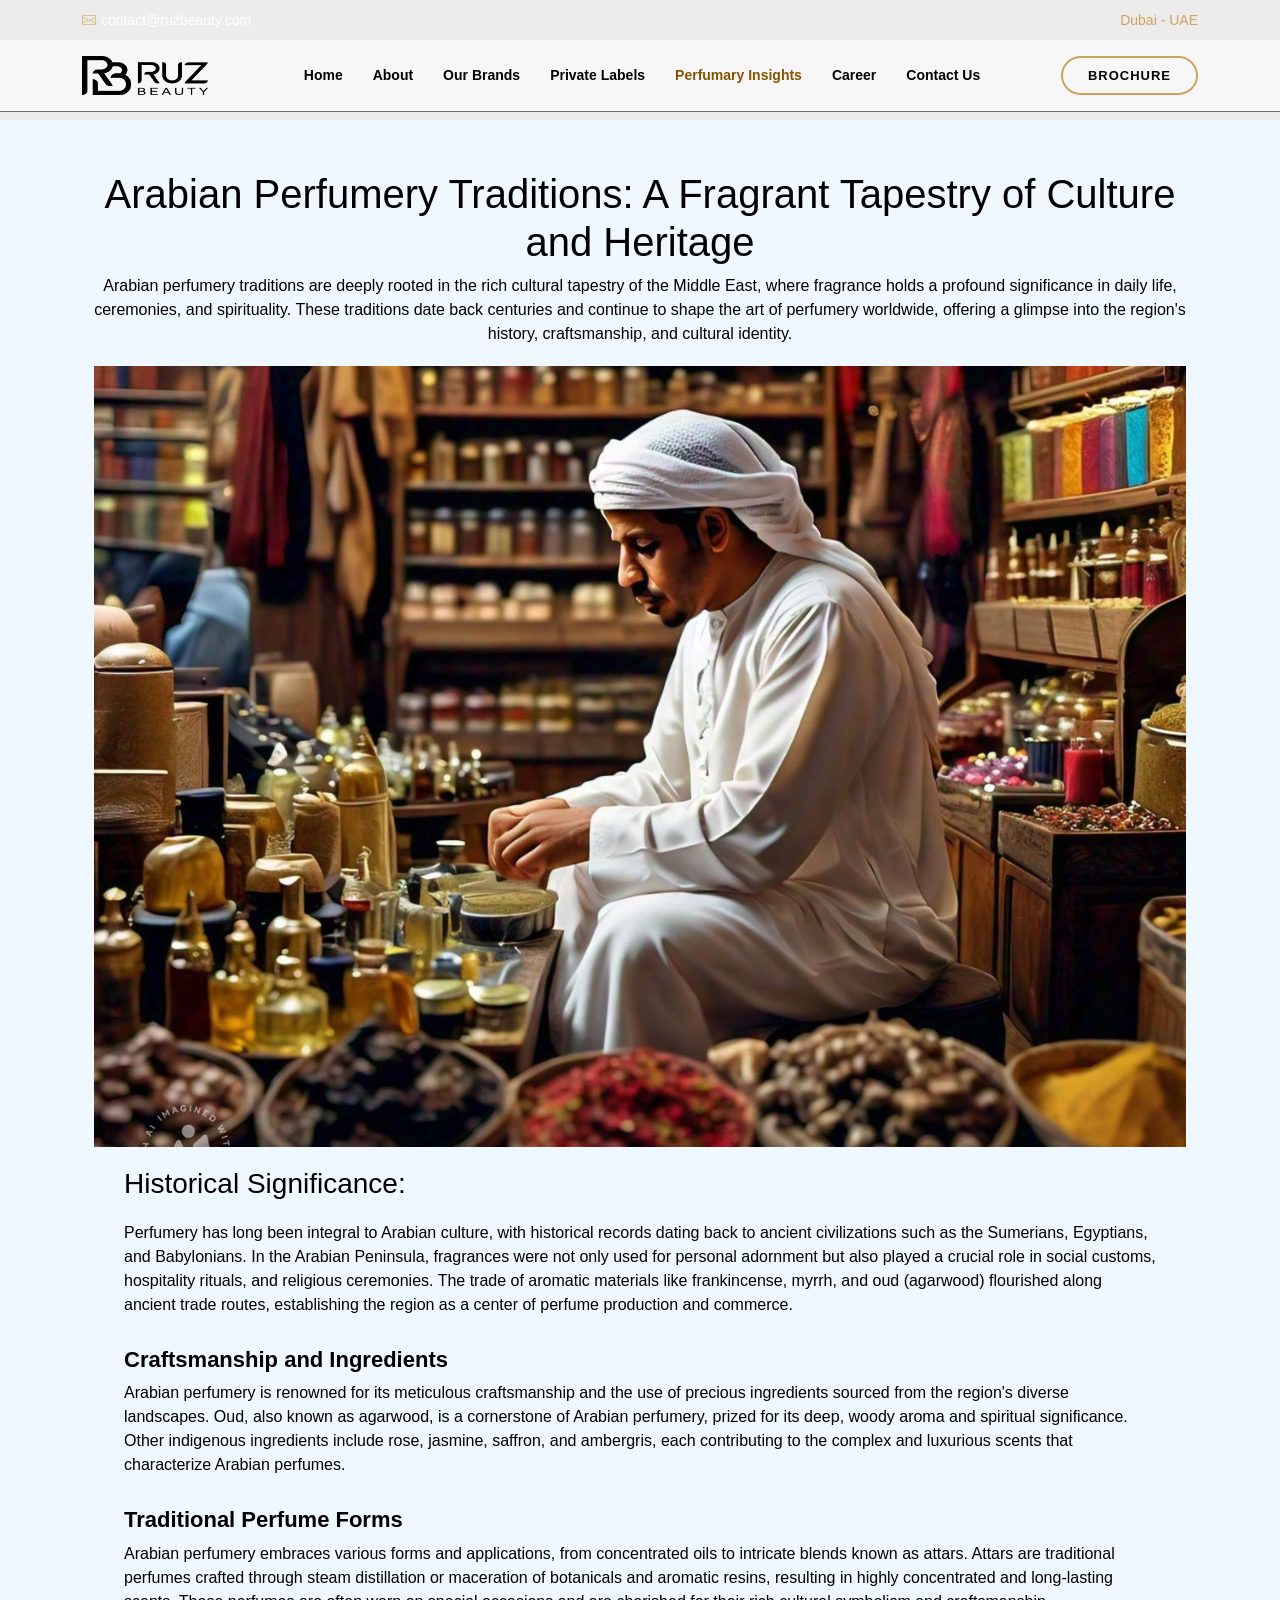
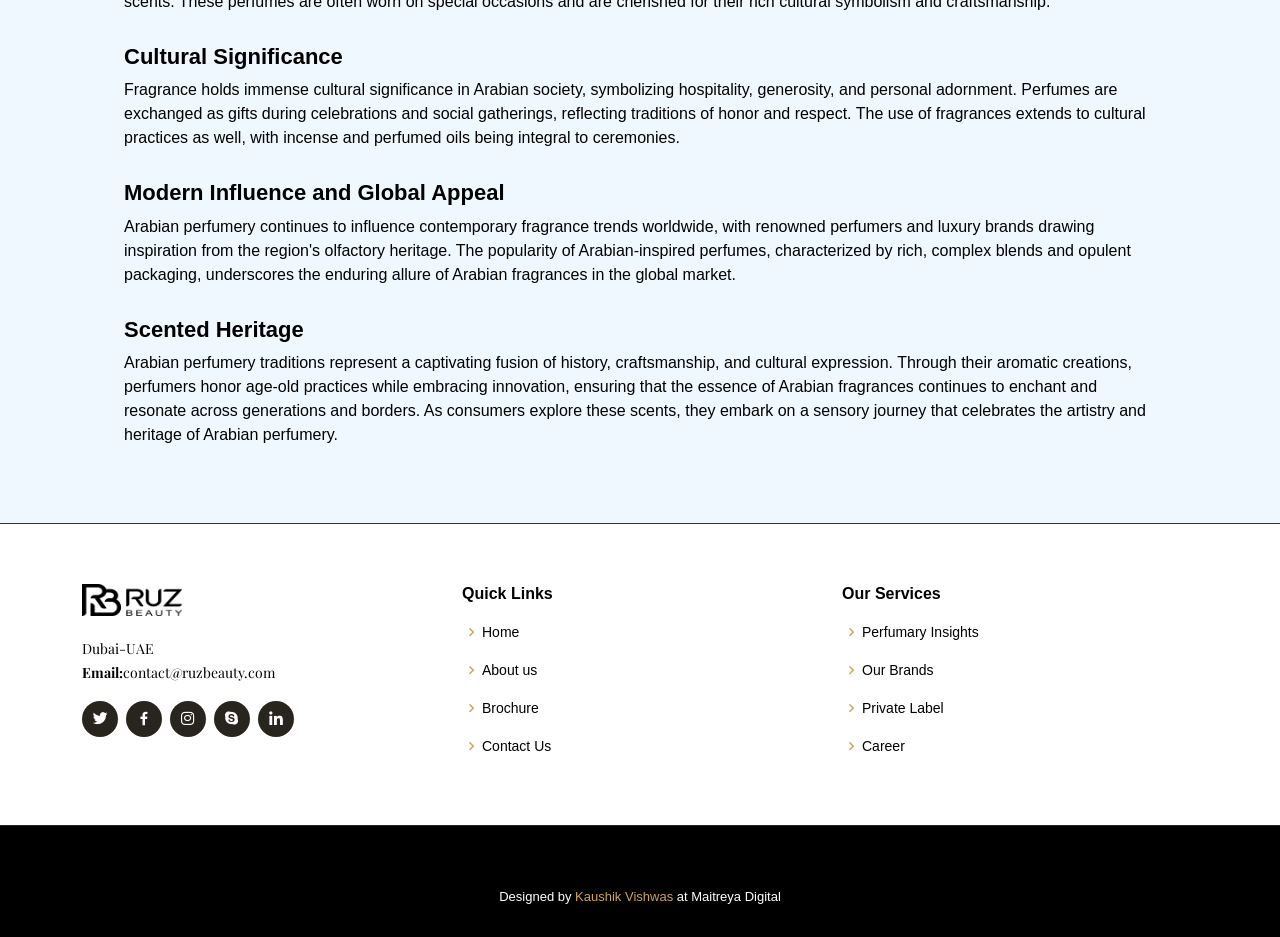
<file: blog8.html>
<!DOCTYPE html>
<html lang="en">

<head>
    <meta charset="utf-8">
    <meta content="width=device-width, initial-scale=1.0" name="viewport">

    <title>RuzBeauty</title>
    <meta content="" name="description">
    <meta content="" name="keywords">

    <!-- Favicons -->
    <link href="assets/img/favicon.png" rel="icon">
    <link href="assets/img/apple-touch-icon.png" rel="apple-touch-icon">

    <!-- Google Fonts -->
    <link
        href="https://fonts.googleapis.com/css?family=Open+Sans:300,300i,400,400i,600,600i,700,700i|Playfair+Display:ital,wght@0,400;0,500;0,600;0,700;1,400;1,500;1,600;1,700|Poppins:300,300i,400,400i,500,500i,600,600i,700,700i"
        rel="stylesheet">

    <!-- Vendor CSS Files -->
    <link href="assets/vendor/animate.css/animate.min.css" rel="stylesheet">
    <link href="assets/vendor/aos/aos.css" rel="stylesheet">
    <link href="assets/vendor/bootstrap/css/bootstrap.min.css" rel="stylesheet">
    <link href="assets/vendor/bootstrap-icons/bootstrap-icons.css" rel="stylesheet">
    <link href="assets/vendor/boxicons/css/boxicons.min.css" rel="stylesheet">
    <link href="assets/vendor/glightbox/css/glightbox.min.css" rel="stylesheet">
    <link href="assets/vendor/swiper/swiper-bundle.min.css" rel="stylesheet">

    <!-- Template Main CSS File -->
    <link href="assets/css/style.css" rel="stylesheet">

</head>

<body>

    <!-- ======= Top Bar ======= -->
    <div id="topbar" class="d-flex align-items-center fixed-top">
        <div class="container d-flex justify-content-center justify-content-md-between">

            <div class="contact-info d-flex align-items-center">
                <i class="bi bi-envelope d-flex align-items-center"><span>contact@ruzbeauty.com</span></i>
            </div>

            <div class="languages d-none d-md-flex align-items-center">
                <ul>
                    <li>Dubai - UAE </li>
                </ul>
            </div>
        </div>
    </div>

    <!-- ======= Header ======= -->
    <header id="header" class="fixed-top d-flex align-items-cente">
        <div class="container-fluid container-xl d-flex align-items-center justify-content-lg-between">

            <h1 class="logo me-auto me-lg-0"> <a href="index.html" class="logo me-auto me-lg-0"><img
                        src="assets/img/logo2.png" alt="" class="img-fluid"></a>
            </h1>
            <!-- Uncomment below if you prefer to use an image logo -->

            <nav id="navbar" class="navbar order-last order-lg-0">
                <ul>
                    <li><a class="nav-link scrollto" href="index.html">Home</a></li>
                    <li><a class="nav-link scrollto" href="about.html">About</a></li>
                    <li><a class="nav-link scrollto" href="brands.html">Our Brands</a></li>
                    <li><a class="nav-link scrollto" href="private-labels.html">Private Labels</a></li>
                    <li><a class="nav-link scrollto active" href="perfumery.html">Perfumary Insights</a></li>
                    <li><a class="nav-link scrollto" href="career.html">Career</a></li>
                    <li><a class="nav-link scrollto" href="contact.html">Contact Us</a></li>
                </ul>
                <i class="bi bi-list mobile-nav-toggle"></i>
            </nav><!-- .navbar -->
            <a href="assets/img/pdf.pdf" class="book-a-table-btn d-lg-flex">Brochure</a>

        </div>
    </header><!-- End Header -->


    <!-- ======= Hero Section ======= -->
    <section id="hero2" class="d-flex align-items-center">

    </section><!-- End Hero -->

    <main class="main" style="background-color: aliceblue; color: black;">

        <!-- Page Title -->
        <div class="page-title" data-aos="fade">
            <div class="heading">
                <div class="container">
                    <div class="row d-flex justify-content-center text-center">
                        <div class="col-lg-12" style="padding-top: 50px;">
                            <h1>Arabian Perfumery Traditions: A Fragrant Tapestry of Culture and Heritage</h1>
                            <p class="mb-0">Arabian perfumery traditions are deeply rooted in the rich cultural tapestry
                                of the Middle East, where fragrance holds a profound significance in daily life,
                                ceremonies, and spirituality. These traditions date back centuries and continue to shape
                                the art of perfumery worldwide, offering a glimpse into the region's history,
                                craftsmanship, and cultural identity.</p>
                        </div>
                    </div>
                </div>
            </div>
        </div><!-- End Page Title -->

        <div class="container">
            <div class="row">

                <div class="col-lg-12">

                    <!-- Blog Details Section -->
                    <div id="blog-details" class="blog-details section" style="padding-top: 20px;">
                        <div class="container">

                            <article class="article">

                                <div class="post-img">
                                    <img src="assets/img/blog-pic8.jpg" alt="" class="img-fluid">
                                </div>

                                <h3>Historical Significance:</h3>
                                <div class="content">
                                    <p>
                                        Perfumery has long been integral to Arabian culture, with historical records
                                        dating back to ancient civilizations such as the Sumerians, Egyptians, and
                                        Babylonians. In the Arabian Peninsula, fragrances were not only used for
                                        personal adornment but also played a crucial role in social customs, hospitality
                                        rituals, and religious ceremonies. The trade of aromatic materials like
                                        frankincense, myrrh, and oud (agarwood) flourished along ancient trade routes,
                                        establishing the region as a center of perfume production and commerce.
                                    </p>

                                    <h3>Craftsmanship and Ingredients</h3>

                                    <p>
                                        Arabian perfumery is renowned for its meticulous craftsmanship and the use
                                        of precious ingredients sourced from the region's diverse landscapes. Oud,
                                        also known as agarwood, is a cornerstone of Arabian perfumery, prized for
                                        its deep, woody aroma and spiritual significance. Other indigenous
                                        ingredients include rose, jasmine, saffron, and ambergris, each contributing
                                        to the complex and luxurious scents that characterize Arabian perfumes.
                                    </p>

                                    <h3>Traditional Perfume Forms</h3>
                                    <p>Arabian perfumery embraces various forms and applications, from concentrated
                                        oils to intricate blends known as attars. Attars are traditional perfumes
                                        crafted through steam distillation or maceration of botanicals and aromatic
                                        resins, resulting in highly concentrated and long-lasting scents. These
                                        perfumes are often worn on special occasions and are cherished for their
                                        rich cultural symbolism and craftsmanship.</p>

                                    <h3>Cultural Significance</h3>
                                    <p>
                                        Fragrance holds immense cultural significance in Arabian society, symbolizing
                                        hospitality, generosity, and personal adornment. Perfumes are exchanged as gifts
                                        during celebrations and social gatherings, reflecting traditions of honor and
                                        respect. The use of fragrances extends to cultural practices as well, with
                                        incense and perfumed oils being integral to ceremonies.
                                    </p>

                                    <h3>Modern Influence and Global Appeal</h3>
                                    <p>
                                        Arabian perfumery continues to influence contemporary fragrance trends
                                        worldwide, with renowned perfumers and luxury brands drawing inspiration from
                                        the region's olfactory heritage. The popularity of Arabian-inspired perfumes,
                                        characterized by rich, complex blends and opulent packaging, underscores the
                                        enduring allure of Arabian fragrances in the global market.
                                    </p>
                                    <!-- <img src="assets/img/blog/blog-inside-post.jpg" class="img-fluid" alt=""> -->

                                    <h3>Scented Heritage</h3>
                                    <p>
                                        Arabian perfumery traditions represent a captivating fusion of history,
                                        craftsmanship, and cultural expression. Through their aromatic creations,
                                        perfumers honor age-old practices while embracing innovation, ensuring that the
                                        essence of Arabian fragrances continues to enchant and resonate across
                                        generations and borders. As consumers explore these scents, they embark on a
                                        sensory journey that celebrates the artistry and heritage of Arabian perfumery.
                                    </p>

                                </div><!-- End post content -->

                            </article>

                        </div>
                    </div><!-- /Blog Details Section -->

                </div>



            </div>
        </div>

    </main>


    <!-- ======= Footer ======= -->
    <footer id="footer">
        <div class="footer-top">
            <div class="container">
                <div class="row">

                    <div class="col-lg-4 col-md-6">
                        <div class="footer-info">
                            <img src="assets/img/logo2.png" width="100px" alt=""> <br> <br>
                            <p>
                                Dubai-UAE <br>
                                <strong>Email:</strong>contact@ruzbeauty.com<br>
                            </p>
                            <div class="social-links mt-3">
                                <a href="#" class="twitter"><i class="bx bxl-twitter"></i></a>
                                <a href="#" class="facebook"><i class="bx bxl-facebook"></i></a>
                                <a href="#" class="instagram"><i class="bx bxl-instagram"></i></a>
                                <a href="#" class="google-plus"><i class="bx bxl-skype"></i></a>
                                <a href="#" class="linkedin"><i class="bx bxl-linkedin"></i></a>
                            </div>
                        </div>
                    </div>

                    <div class="col-lg-4 col-md-6 footer-links">
                        <h4>Quick Links</h4>
                        <ul>
                            <li><i class="bx bx-chevron-right"></i> <a href="index.html">Home</a></li>
                            <li><i class="bx bx-chevron-right"></i> <a href="about.html">About us</a></li>
                            <li><i class="bx bx-chevron-right"></i> <a href="assets/img/pdf.pdf">Brochure</a></li>
                            <li><i class="bx bx-chevron-right"></i> <a href="contact.html">Contact Us</a></li>
                        </ul>
                    </div>

                    <div class="col-lg-4 col-md-6 footer-links">
                        <h4>Our Services</h4>
                        <ul>
                            <li><i class="bx bx-chevron-right"></i> <a href="perfumery.html">Perfumary Insights</a></li>
                            <li><i class="bx bx-chevron-right"></i> <a href="brands.html">Our Brands</a></li>
                            <li><i class="bx bx-chevron-right"></i> <a href="private-labels.html">Private Label</a></li>
                            <li><i class="bx bx-chevron-right"></i> <a href="career.html">Career</a></li>

                        </ul>
                    </div>



                </div>
            </div>
        </div>

        <div class="container">
            <div class="copyright">
                &copy; Copyright <strong><span>RuzBeauty</span></strong>. All Rights Reserved
            </div>
            <div class="credits">
                Designed by <a href="">Kaushik Vishwas</a> at Maitreya Digital
            </div>
        </div>
    </footer><!-- End Footer -->

    <!-- <div id="preloader"></div> -->
    <a href="#" class="back-to-top d-flex align-items-center justify-content-center"><i
            class="bi bi-arrow-up-short"></i></a>

    <!-- Vendor JS Files -->
    <script src="assets/vendor/aos/aos.js"></script>
    <script src="assets/vendor/bootstrap/js/bootstrap.bundle.min.js"></script>
    <script src="assets/vendor/glightbox/js/glightbox.min.js"></script>
    <script src="assets/vendor/isotope-layout/isotope.pkgd.min.js"></script>
    <script src="assets/vendor/swiper/swiper-bundle.min.js"></script>
    <script src="assets/vendor/php-email-form/validate.js"></script>

    <!-- Template Main JS File -->
    <script src="assets/js/main.js"></script>

</body>

</html>
</file>
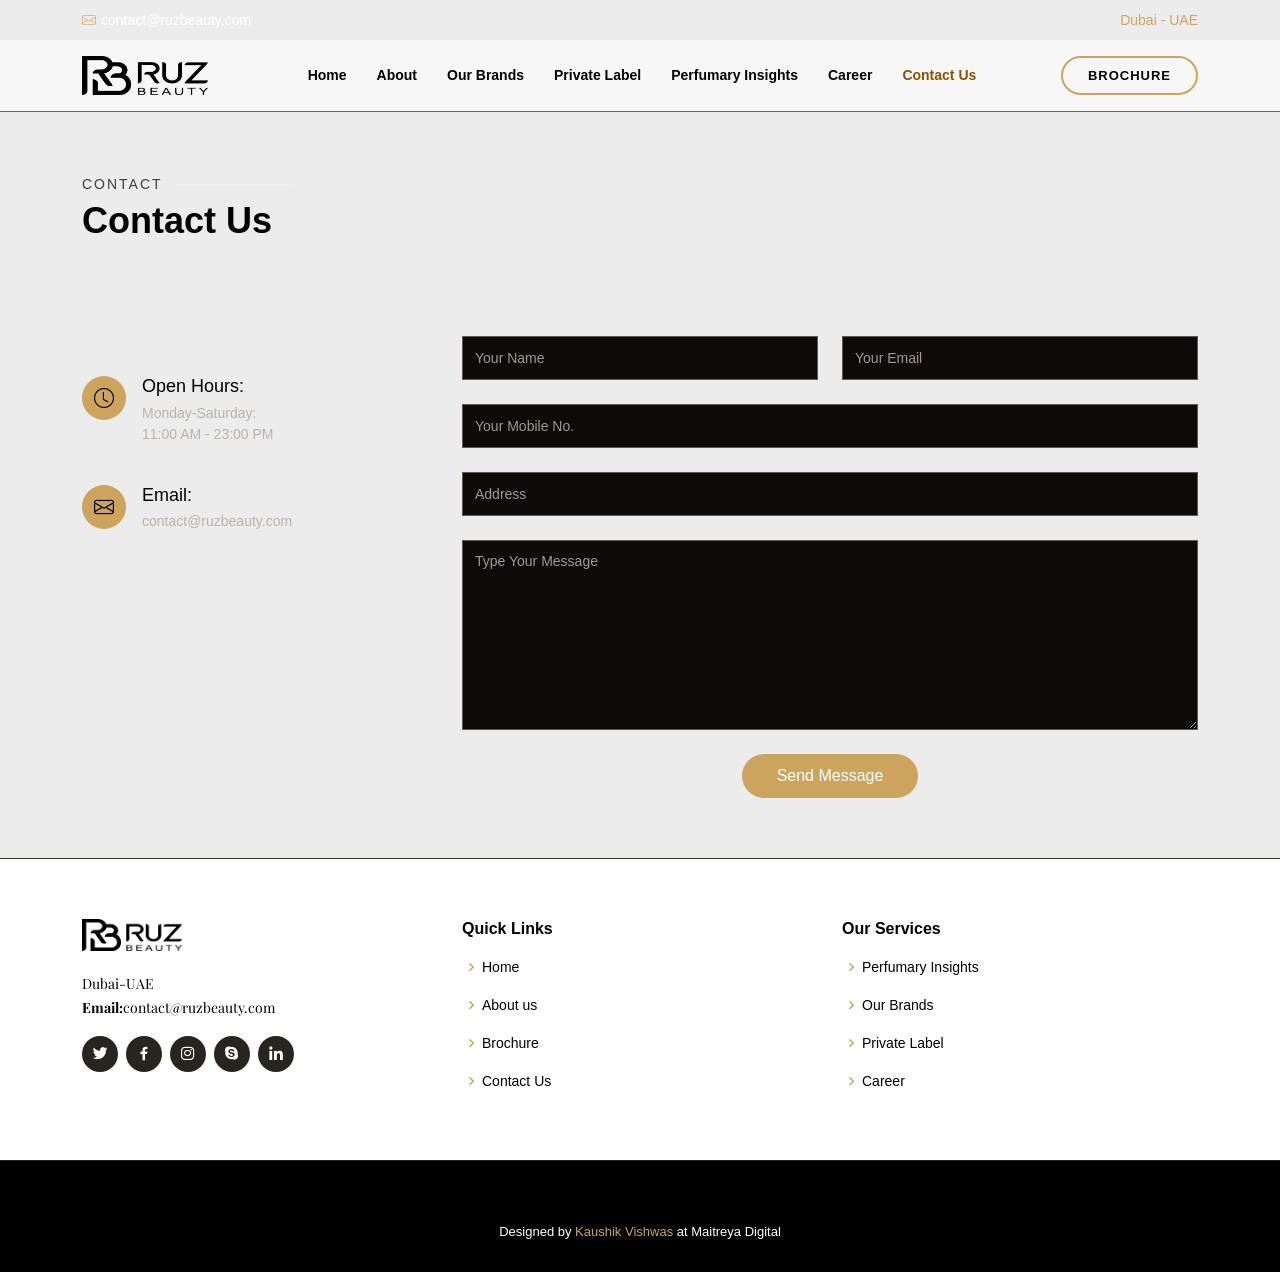
<file: contact.html>
<!DOCTYPE html>
<html lang="en">

<head>
    <meta charset="utf-8">
    <meta content="width=device-width, initial-scale=1.0" name="viewport">

    <title>RuzBeauty</title>
    <meta content="" name="description">
    <meta content="" name="keywords">

    <!-- Favicons -->
    <link href="assets/img/favicon.png" rel="icon">
    <link href="assets/img/apple-touch-icon.png" rel="apple-touch-icon">

    <!-- Google Fonts -->
    <link
        href="https://fonts.googleapis.com/css?family=Open+Sans:300,300i,400,400i,600,600i,700,700i|Playfair+Display:ital,wght@0,400;0,500;0,600;0,700;1,400;1,500;1,600;1,700|Poppins:300,300i,400,400i,500,500i,600,600i,700,700i"
        rel="stylesheet">

    <!-- Vendor CSS Files -->
    <link href="assets/vendor/animate.css/animate.min.css" rel="stylesheet">
    <link href="assets/vendor/aos/aos.css" rel="stylesheet">
    <link href="assets/vendor/bootstrap/css/bootstrap.min.css" rel="stylesheet">
    <link href="assets/vendor/bootstrap-icons/bootstrap-icons.css" rel="stylesheet">
    <link href="assets/vendor/boxicons/css/boxicons.min.css" rel="stylesheet">
    <link href="assets/vendor/glightbox/css/glightbox.min.css" rel="stylesheet">
    <link href="assets/vendor/swiper/swiper-bundle.min.css" rel="stylesheet">

    <!-- Template Main CSS File -->
    <link href="assets/css/style.css" rel="stylesheet">

</head>

<body>

    <!-- ======= Top Bar ======= -->
    <div id="topbar" class="d-flex align-items-center fixed-top">
        <div class="container d-flex justify-content-center justify-content-md-between">

            <div class="contact-info d-flex align-items-center">
                <i class="bi bi-envelope d-flex align-items-center"><span>contact@ruzbeauty.com</span></i>
            </div>

            <div class="languages d-none d-md-flex align-items-center">
                <ul>
                    <li>Dubai - UAE </li>
                </ul>
            </div>
        </div>
    </div>

    <!-- ======= Header ======= -->
    <header id="header" class="fixed-top d-flex align-items-cente">
        <div class="container-fluid container-xl d-flex align-items-center justify-content-lg-between">

            <h1 class="logo me-auto me-lg-0"> <a href="index.html" class="logo me-auto me-lg-0"><img
                        src="assets/img/logo2.png" alt="" class="img-fluid"></a>
            </h1>
            <!-- Uncomment below if you prefer to use an image logo -->

            <nav id="navbar" class="navbar order-last order-lg-0">
                <ul>
                    <li><a class="nav-link scrollto" href="index.html">Home</a></li>
                    <li><a class="nav-link scrollto" href="about.html">About</a></li>
                    <li><a class="nav-link scrollto" href="brands.html">Our Brands</a></li>
                    <li><a class="nav-link scrollto" href="private-labels.html">Private Label</a></li>
                    <li><a class="nav-link scrollto" href="perfumery.html">Perfumary Insights</a></li>
                    <li><a class="nav-link scrollto" href="career.html">Career</a></li>
                    <li><a class="nav-link scrollto active" href="contact.html">Contact Us</a></li>
                </ul>
                <i class="bi bi-list mobile-nav-toggle"></i>
            </nav><!-- .navbar -->
            <a href="assets/img/pdf.pdf" class="book-a-table-btn d-lg-flex">Brochure</a>

        </div>
    </header><!-- End Header -->


    <!-- ======= Hero Section ======= -->
    <section id="hero2" class="d-flex align-items-center">

    </section><!-- End Hero -->

    <main id="main">







        <!-- ======= Contact Section ======= -->
        <section id="contact" class="contact">
            <div class="container" data-aos="fade-up">

                <div class="section-title">
                    <h2>Contact</h2>
                    <p>Contact Us</p>
                </div>
            </div>

            <div class="container" data-aos="fade-up">

                <div class="row mt-5">

                    <div class="col-lg-4">
                        <div class="info">

                            <div class="open-hours">
                                <i class="bi bi-clock"></i>
                                <h4>Open Hours:</h4>
                                <p>
                                    Monday-Saturday:<br>
                                    11:00 AM - 23:00 PM
                                </p>
                            </div>

                            <div class="email">
                                <i class="bi bi-envelope"></i>
                                <h4>Email:</h4>
                                <p>contact@ruzbeauty.com</p>
                            </div>



                        </div>

                    </div>

                    <div class="col-lg-8 mt-5 mt-lg-0">

                        <form action="forms/contact.php" method="post" role="form" class="php-email-form">
                            <div class="row">
                                <div class="col-md-6 form-group">
                                    <input type="text" name="name" class="form-control" id="name"
                                        placeholder="Your Name" required>
                                </div>
                                <div class="col-md-6 form-group mt-3 mt-md-0">
                                    <input type="email" class="form-control" name="email" id="email"
                                        placeholder="Your Email" required>
                                </div>
                            </div>
                            <div class="col-md-12 form-group mt-3 mt-md-0 pt-3">
                                <input type="number" class="form-control" name="mobile" id="mobile"
                                    placeholder="Your Mobile No." required>
                            </div>

                            <div class="form-group mt-3">
                                <input type="text" class="form-control" name="address" id="address"
                                    placeholder="Address" required>
                            </div>
                            <div class="form-group mt-3">
                                <textarea class="form-control" name="message" id="message" rows="8"
                                    placeholder="Type Your Message" required></textarea>
                            </div>

                            <div class="my-3">
                                <div class="loading">Loading</div>
                                <div class="error-message"></div>
                                <div class="sent-message">Your message has been sent. Thank you!</div>
                            </div>
                            <div class="text-center"><button type="submit">Send Message</button></div>
                        </form>

                    </div>

                </div>

            </div>
        </section><!-- End Contact Section -->

    </main><!-- End #main -->


    <!-- ======= Footer ======= -->
    <footer id="footer">
        <div class="footer-top">
            <div class="container">
                <div class="row">

                    <div class="col-lg-4 col-md-6">
                        <div class="footer-info">
                            <img src="assets/img/logo2.png" width="100px" alt=""> <br> <br>
                            <p>
                                Dubai-UAE <br>
                                <strong>Email:</strong>contact@ruzbeauty.com<br>
                            </p>
                            <div class="social-links mt-3">
                                <a href="#" class="twitter"><i class="bx bxl-twitter"></i></a>
                                <a href="#" class="facebook"><i class="bx bxl-facebook"></i></a>
                                <a href="#" class="instagram"><i class="bx bxl-instagram"></i></a>
                                <a href="#" class="google-plus"><i class="bx bxl-skype"></i></a>
                                <a href="#" class="linkedin"><i class="bx bxl-linkedin"></i></a>
                            </div>
                        </div>
                    </div>

                    <div class="col-lg-4 col-md-6 footer-links">
                        <h4>Quick Links</h4>
                        <ul>
                            <li><i class="bx bx-chevron-right"></i> <a href="index.html">Home</a></li>
                            <li><i class="bx bx-chevron-right"></i> <a href="about.html">About us</a></li>
                            <li><i class="bx bx-chevron-right"></i> <a href="assets/img/pdf.pdf">Brochure</a></li>
                            <li><i class="bx bx-chevron-right"></i> <a href="contact.html">Contact Us</a></li>
                        </ul>
                    </div>

                    <div class="col-lg-4 col-md-6 footer-links">
                        <h4>Our Services</h4>
                        <ul>
                            <li><i class="bx bx-chevron-right"></i> <a href="perfumery.html">Perfumary Insights</a></li>
                            <li><i class="bx bx-chevron-right"></i> <a href="brands.html">Our Brands</a></li>
                            <li><i class="bx bx-chevron-right"></i> <a href="private-labels.html">Private Label</a></li>
                            <li><i class="bx bx-chevron-right"></i> <a href="career.html">Career</a></li>

                        </ul>
                    </div>



                </div>
            </div>
        </div>

        <div class="container">
            <div class="copyright">
                &copy; Copyright <strong><span>RuzBeauty</span></strong>. All Rights Reserved
            </div>
            <div class="credits">
                Designed by <a href="">Kaushik Vishwas</a> at Maitreya Digital
            </div>
        </div>
    </footer><!-- End Footer -->


    <a href="#" class="back-to-top d-flex align-items-center justify-content-center"><i
            class="bi bi-arrow-up-short"></i></a>

    <!-- Vendor JS Files -->
    <script src="assets/vendor/aos/aos.js"></script>
    <script src="assets/vendor/bootstrap/js/bootstrap.bundle.min.js"></script>
    <script src="assets/vendor/glightbox/js/glightbox.min.js"></script>
    <script src="assets/vendor/isotope-layout/isotope.pkgd.min.js"></script>
    <script src="assets/vendor/swiper/swiper-bundle.min.js"></script>
    <script src="assets/vendor/php-email-form/validate.js"></script>

    <!-- Template Main JS File -->
    <script src="assets/js/main.js"></script>

</body>

</html>
</file>
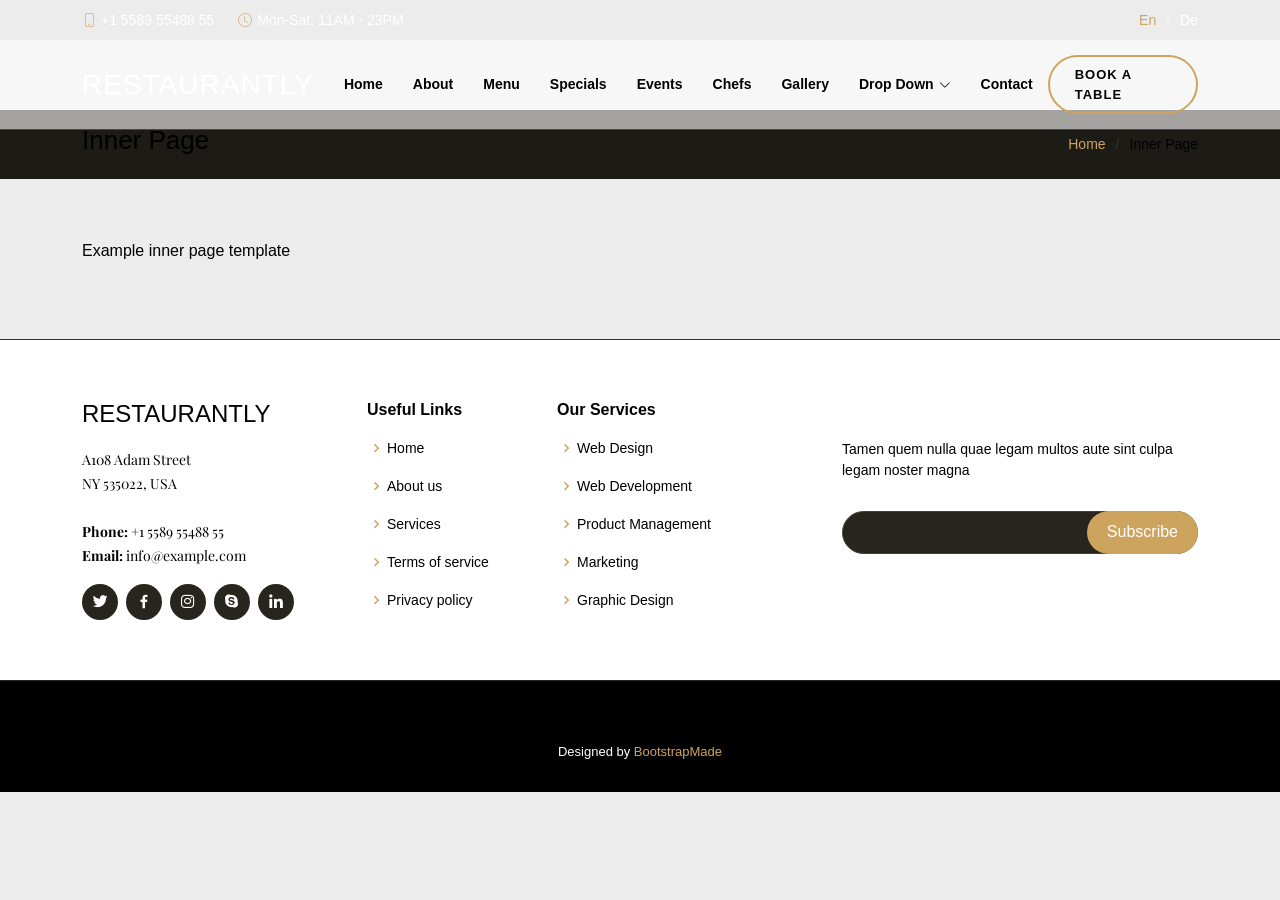
<file: inner-page.html>
<!DOCTYPE html>
<html lang="en">

<head>
  <meta charset="utf-8">
  <meta content="width=device-width, initial-scale=1.0" name="viewport">

  <title>Restaurantly Bootstrap Template - Inner Page</title>
  <meta content="" name="description">
  <meta content="" name="keywords">

  <!-- Favicons -->
  <link href="assets/img/favicon.png" rel="icon">
  <link href="assets/img/apple-touch-icon.png" rel="apple-touch-icon">

  <!-- Google Fonts -->
  <link href="https://fonts.googleapis.com/css?family=Open+Sans:300,300i,400,400i,600,600i,700,700i|Playfair+Display:ital,wght@0,400;0,500;0,600;0,700;1,400;1,500;1,600;1,700|Poppins:300,300i,400,400i,500,500i,600,600i,700,700i" rel="stylesheet">

  <!-- Vendor CSS Files -->
  <link href="assets/vendor/animate.css/animate.min.css" rel="stylesheet">
  <link href="assets/vendor/aos/aos.css" rel="stylesheet">
  <link href="assets/vendor/bootstrap/css/bootstrap.min.css" rel="stylesheet">
  <link href="assets/vendor/bootstrap-icons/bootstrap-icons.css" rel="stylesheet">
  <link href="assets/vendor/boxicons/css/boxicons.min.css" rel="stylesheet">
  <link href="assets/vendor/glightbox/css/glightbox.min.css" rel="stylesheet">
  <link href="assets/vendor/swiper/swiper-bundle.min.css" rel="stylesheet">

  <!-- Template Main CSS File -->
  <link href="assets/css/style.css" rel="stylesheet">

  <!-- =======================================================
  * Template Name: Restaurantly
  * Template URL: https://bootstrapmade.com/restaurantly-restaurant-template/
  * Updated: Mar 17 2024 with Bootstrap v5.3.3
  * Author: BootstrapMade.com
  * License: https://bootstrapmade.com/license/
  ======================================================== -->
</head>

<body>

  <!-- ======= Top Bar ======= -->
  <div id="topbar" class="d-flex align-items-center fixed-top">
    <div class="container d-flex justify-content-center justify-content-md-between">

      <div class="contact-info d-flex align-items-center">
        <i class="bi bi-phone d-flex align-items-center"><span>+1 5589 55488 55</span></i>
        <i class="bi bi-clock d-flex align-items-center ms-4"><span> Mon-Sat: 11AM - 23PM</span></i>
      </div>

      <div class="languages d-none d-md-flex align-items-center">
        <ul>
          <li>En</li>
          <li><a href="#">De</a></li>
        </ul>
      </div>
    </div>
  </div>

  <!-- ======= Header ======= -->
  <header id="header" class="fixed-top d-flex align-items-cente">
    <div class="container-fluid container-xl d-flex align-items-center justify-content-lg-between">

      <h1 class="logo me-auto me-lg-0"><a href="index.html">Restaurantly</a></h1>
      <!-- Uncomment below if you prefer to use an image logo -->
      <!-- <a href="index.html" class="logo me-auto me-lg-0"><img src="assets/img/logo.png" alt="" class="img-fluid"></a>-->

      <nav id="navbar" class="navbar order-last order-lg-0">
        <ul>
          <li><a class="nav-link scrollto " href="#hero">Home</a></li>
          <li><a class="nav-link scrollto" href="#about">About</a></li>
          <li><a class="nav-link scrollto" href="#menu">Menu</a></li>
          <li><a class="nav-link scrollto" href="#specials">Specials</a></li>
          <li><a class="nav-link scrollto" href="#events">Events</a></li>
          <li><a class="nav-link scrollto" href="#chefs">Chefs</a></li>
          <li><a class="nav-link scrollto" href="#gallery">Gallery</a></li>
          <li class="dropdown"><a href="#"><span>Drop Down</span> <i class="bi bi-chevron-down"></i></a>
            <ul>
              <li><a href="#">Drop Down 1</a></li>
              <li class="dropdown"><a href="#"><span>Deep Drop Down</span> <i class="bi bi-chevron-right"></i></a>
                <ul>
                  <li><a href="#">Deep Drop Down 1</a></li>
                  <li><a href="#">Deep Drop Down 2</a></li>
                  <li><a href="#">Deep Drop Down 3</a></li>
                  <li><a href="#">Deep Drop Down 4</a></li>
                  <li><a href="#">Deep Drop Down 5</a></li>
                </ul>
              </li>
              <li><a href="#">Drop Down 2</a></li>
              <li><a href="#">Drop Down 3</a></li>
              <li><a href="#">Drop Down 4</a></li>
            </ul>
          </li>
          <li><a class="nav-link scrollto" href="#contact">Contact</a></li>
        </ul>
        <i class="bi bi-list mobile-nav-toggle"></i>
      </nav><!-- .navbar -->
      <a href="#book-a-table" class="book-a-table-btn scrollto d-none d-lg-flex">Book a table</a>

    </div>
  </header><!-- End Header -->

  <main id="main">
    <section class="breadcrumbs">
      <div class="container">

        <div class="d-flex justify-content-between align-items-center">
          <h2>Inner Page</h2>
          <ol>
            <li><a href="index.html">Home</a></li>
            <li>Inner Page</li>
          </ol>
        </div>

      </div>
    </section>

    <section class="inner-page">
      <div class="container">
        <p>
          Example inner page template
        </p>
      </div>
    </section>

  </main><!-- End #main -->

  <!-- ======= Footer ======= -->
  <footer id="footer">
    <div class="footer-top">
      <div class="container">
        <div class="row">

          <div class="col-lg-3 col-md-6">
            <div class="footer-info">
              <h3>Restaurantly</h3>
              <p>
                A108 Adam Street <br>
                NY 535022, USA<br><br>
                <strong>Phone:</strong> +1 5589 55488 55<br>
                <strong>Email:</strong> info@example.com<br>
              </p>
              <div class="social-links mt-3">
                <a href="#" class="twitter"><i class="bx bxl-twitter"></i></a>
                <a href="#" class="facebook"><i class="bx bxl-facebook"></i></a>
                <a href="#" class="instagram"><i class="bx bxl-instagram"></i></a>
                <a href="#" class="google-plus"><i class="bx bxl-skype"></i></a>
                <a href="#" class="linkedin"><i class="bx bxl-linkedin"></i></a>
              </div>
            </div>
          </div>

          <div class="col-lg-2 col-md-6 footer-links">
            <h4>Useful Links</h4>
            <ul>
              <li><i class="bx bx-chevron-right"></i> <a href="#">Home</a></li>
              <li><i class="bx bx-chevron-right"></i> <a href="#">About us</a></li>
              <li><i class="bx bx-chevron-right"></i> <a href="#">Services</a></li>
              <li><i class="bx bx-chevron-right"></i> <a href="#">Terms of service</a></li>
              <li><i class="bx bx-chevron-right"></i> <a href="#">Privacy policy</a></li>
            </ul>
          </div>

          <div class="col-lg-3 col-md-6 footer-links">
            <h4>Our Services</h4>
            <ul>
              <li><i class="bx bx-chevron-right"></i> <a href="#">Web Design</a></li>
              <li><i class="bx bx-chevron-right"></i> <a href="#">Web Development</a></li>
              <li><i class="bx bx-chevron-right"></i> <a href="#">Product Management</a></li>
              <li><i class="bx bx-chevron-right"></i> <a href="#">Marketing</a></li>
              <li><i class="bx bx-chevron-right"></i> <a href="#">Graphic Design</a></li>
            </ul>
          </div>

          <div class="col-lg-4 col-md-6 footer-newsletter">
            <h4>Our Newsletter</h4>
            <p>Tamen quem nulla quae legam multos aute sint culpa legam noster magna</p>
            <form action="" method="post">
              <input type="email" name="email"><input type="submit" value="Subscribe">
            </form>

          </div>

        </div>
      </div>
    </div>

    <div class="container">
      <div class="copyright">
        &copy; Copyright <strong><span>Restaurantly</span></strong>. All Rights Reserved
      </div>
      <div class="credits">
        <!-- All the links in the footer should remain intact. -->
        <!-- You can delete the links only if you purchased the pro version. -->
        <!-- Licensing information: https://bootstrapmade.com/license/ -->
        <!-- Purchase the pro version with working PHP/AJAX contact form: https://bootstrapmade.com/restaurantly-restaurant-template/ -->
        Designed by <a href="https://bootstrapmade.com/">BootstrapMade</a>
      </div>
    </div>
  </footer><!-- End Footer -->

  <div id="preloader"></div>
  <a href="#" class="back-to-top d-flex align-items-center justify-content-center"><i class="bi bi-arrow-up-short"></i></a>

  <!-- Vendor JS Files -->
  <script src="assets/vendor/aos/aos.js"></script>
  <script src="assets/vendor/bootstrap/js/bootstrap.bundle.min.js"></script>
  <script src="assets/vendor/glightbox/js/glightbox.min.js"></script>
  <script src="assets/vendor/isotope-layout/isotope.pkgd.min.js"></script>
  <script src="assets/vendor/swiper/swiper-bundle.min.js"></script>
  <script src="assets/vendor/php-email-form/validate.js"></script>

  <!-- Template Main JS File -->
  <script src="assets/js/main.js"></script>

</body>

</html>
</file>
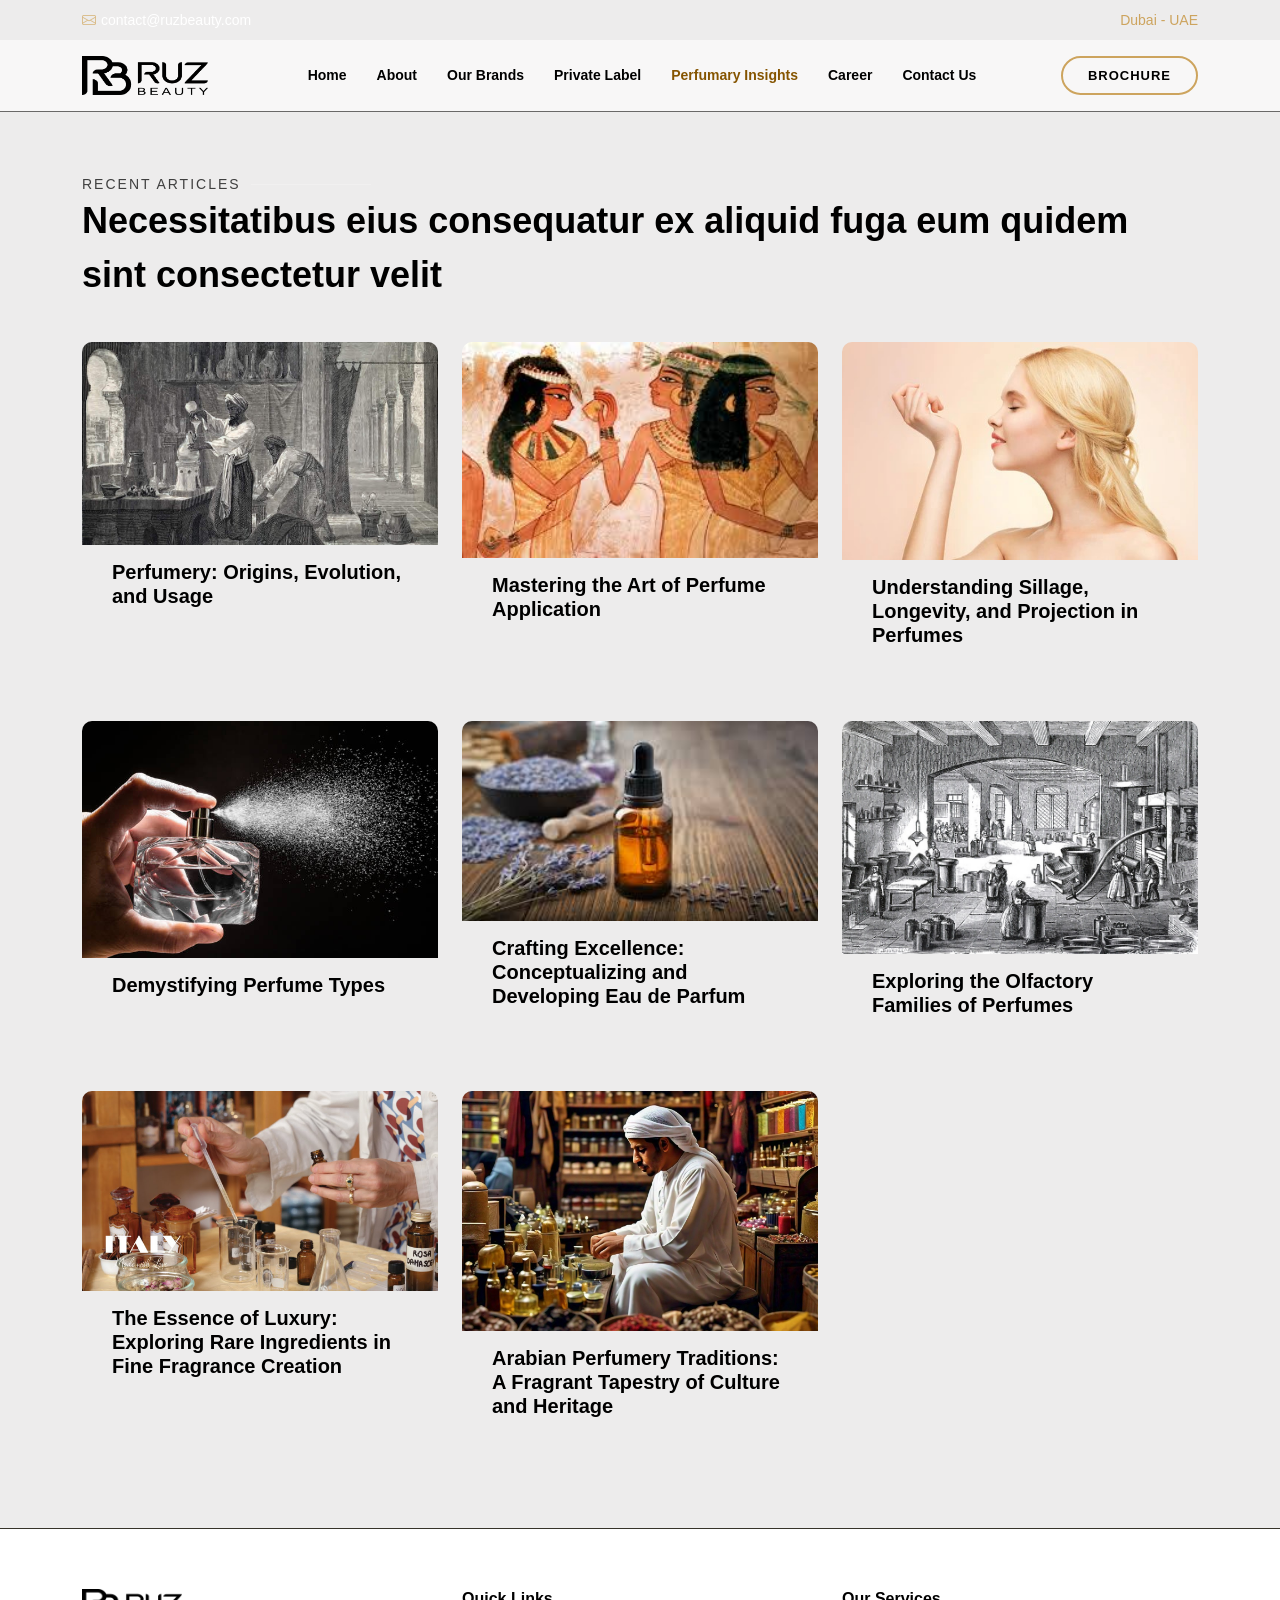
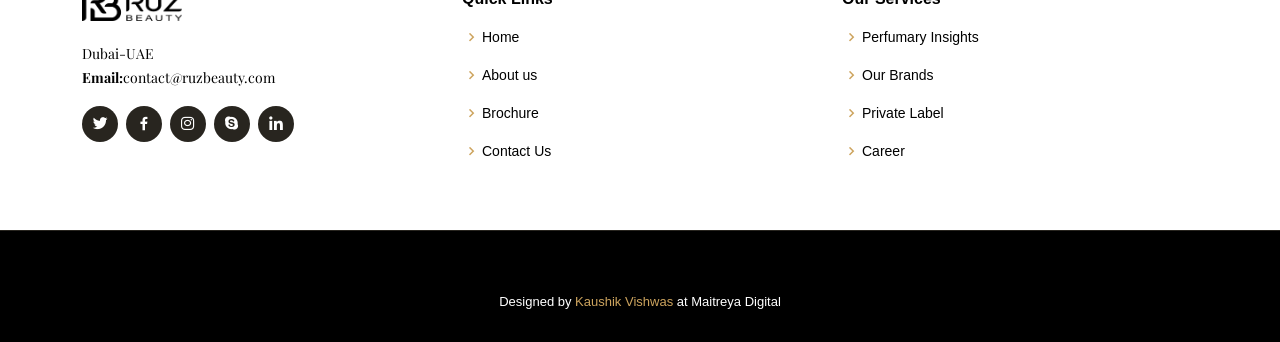
<file: perfumery.html>
<!DOCTYPE html>
<html lang="en">

<head>
    <meta charset="utf-8">
    <meta content="width=device-width, initial-scale=1.0" name="viewport">

    <title>RuzBeauty</title>
    <meta content="" name="description">
    <meta content="" name="keywords">

    <!-- Favicons -->
    <link href="assets/img/favicon.png" rel="icon">
    <link href="assets/img/apple-touch-icon.png" rel="apple-touch-icon">

    <!-- Google Fonts -->
    <link
        href="https://fonts.googleapis.com/css?family=Open+Sans:300,300i,400,400i,600,600i,700,700i|Playfair+Display:ital,wght@0,400;0,500;0,600;0,700;1,400;1,500;1,600;1,700|Poppins:300,300i,400,400i,500,500i,600,600i,700,700i"
        rel="stylesheet">

    <!-- Vendor CSS Files -->
    <link href="assets/vendor/animate.css/animate.min.css" rel="stylesheet">
    <link href="assets/vendor/aos/aos.css" rel="stylesheet">
    <link href="assets/vendor/bootstrap/css/bootstrap.min.css" rel="stylesheet">
    <link href="assets/vendor/bootstrap-icons/bootstrap-icons.css" rel="stylesheet">
    <link href="assets/vendor/boxicons/css/boxicons.min.css" rel="stylesheet">
    <link href="assets/vendor/glightbox/css/glightbox.min.css" rel="stylesheet">
    <link href="assets/vendor/swiper/swiper-bundle.min.css" rel="stylesheet">

    <!-- Template Main CSS File -->
    <link href="assets/css/style.css" rel="stylesheet">

</head>

<body>

    <!-- ======= Top Bar ======= -->
    <div id="topbar" class="d-flex align-items-center fixed-top">
        <div class="container d-flex justify-content-center justify-content-md-between">

            <div class="contact-info d-flex align-items-center">
                <i class="bi bi-envelope d-flex align-items-center"><span>contact@ruzbeauty.com</span></i>
            </div>

            <div class="languages d-none d-md-flex align-items-center">
                <ul>
                    <li>Dubai - UAE </li>
                </ul>
            </div>
        </div>
    </div>

    <!-- ======= Header ======= -->
    <header id="header" class="fixed-top d-flex align-items-cente">
        <div class="container-fluid container-xl d-flex align-items-center justify-content-lg-between">

            <h1 class="logo me-auto me-lg-0"> <a href="index.html" class="logo me-auto me-lg-0"><img
                        src="assets/img/logo2.png" alt="" class="img-fluid"></a>
            </h1>
            <!-- Uncomment below if you prefer to use an image logo -->

            <nav id="navbar" class="navbar order-last order-lg-0">
                <ul>
                    <li><a class="nav-link scrollto" href="index.html">Home</a></li>
                    <li><a class="nav-link scrollto" href="about.html">About</a></li>
                    <li><a class="nav-link scrollto" href="brands.html">Our Brands</a></li>
                    <li><a class="nav-link scrollto" href="private-labels.html">Private Label</a></li>
                    <li><a class="nav-link scrollto active" href="brands.html">Perfumary Insights</a></li>
                    <li><a class="nav-link scrollto" href="career.html">Career</a></li>
                    <li><a class="nav-link scrollto" href="contact.html">Contact Us</a></li>
                </ul>
                <i class="bi bi-list mobile-nav-toggle"></i>
            </nav><!-- .navbar -->
            <a href="assets/img/pdf.pdf" class="book-a-table-btn d-lg-flex">Brochure</a>

        </div>
    </header><!-- End Header -->

    <!-- ======= Hero Section ======= -->
    <section id="hero2" class="d-flex align-items-center">

    </section><!-- End Hero -->

    <main id="main">



        <!-- Recent Posts Section -->
        <section id="recent-posts" class="recent-posts section">

            <!-- Section Title -->
            <div class="container section-title" data-aos="fade-up">
                <h2>Recent Articles</h2>
                <p>Necessitatibus eius consequatur ex aliquid fuga eum quidem sint consectetur velit</p>
            </div><!-- End Section Title -->

            <div class="container">

                <div class="row gy-4">

                    <div class="col-xl-4 col-md-6" data-aos="fade-up" data-aos-delay="100">
                        <article>

                            <div class="post-img">
                                <img src="assets/img/blog-pic1.jpg" width="100%" alt="" class="img-fluid">
                            </div>


                            <h2 class="title">
                                <a href="blog1.html">Perfumery: Origins, Evolution, and Usage</a>
                            </h2>


                        </article>
                    </div><!-- End post list item -->

                    <div class="col-xl-4 col-md-6" data-aos="fade-up" data-aos-delay="200">
                        <article>

                            <div class="post-img">
                                <img src="assets/img/blog-pic.jpg" width="100%" alt="" class="img-fluid">
                            </div>


                            <h2 class="title">
                                <a href="blog2.html">Mastering the Art of Perfume Application</a>
                            </h2>


                        </article>
                    </div><!-- End post list item -->

                    <div class="col-xl-4 col-md-6" data-aos="fade-up" data-aos-delay="300">
                        <article>

                            <div class="post-img">
                                <img src="assets/img/blog-pic3.jpg" width="100%" alt="" class="img-fluid">
                            </div>


                            <h2 class="title">
                                <a href="blog3.html">Understanding Sillage, Longevity, and Projection in
                                    Perfumes</a>
                            </h2>


                        </article>
                    </div><!-- End post list item -->

                    <div class="col-xl-4 col-md-6" data-aos="fade-up" data-aos-delay="300">
                        <article>

                            <div class="post-img">
                                <img src="assets/img/blog-pic4.jpg" width="100%" alt="" class="img-fluid">
                            </div>


                            <h2 class="title">
                                <a href="blog4.html">Demystifying Perfume Types </a>
                            </h2>


                        </article>
                    </div><!-- End post list item -->
                    <div class="col-xl-4 col-md-6" data-aos="fade-up" data-aos-delay="300">
                        <article>

                            <div class="post-img">
                                <img src="assets/img/blog-pic5.jpg" width="100%" alt="" class="img-fluid">
                            </div>


                            <h2 class="title">
                                <a href="blog5.html">Crafting Excellence: Conceptualizing and Developing Eau de
                                    Parfum</a>
                            </h2>


                        </article>
                    </div><!-- End post list item -->
                    <div class="col-xl-4 col-md-6" data-aos="fade-up" data-aos-delay="300">
                        <article>

                            <div class="post-img">
                                <img src="assets/img/blog-pic6.jpg" width="100%" alt="" class="img-fluid">
                            </div>


                            <h2 class="title">
                                <a href="blog6.html">Exploring the Olfactory Families of Perfumes</a>
                            </h2>

                        </article>
                    </div><!-- End post list item -->
                    <div class="col-xl-4 col-md-6" data-aos="fade-up" data-aos-delay="300">
                        <article>

                            <div class="post-img">
                                <img src="assets/img/blog-pic7.jpg" width="100%" alt="" class="img-fluid">
                            </div>


                            <h2 class="title">
                                <a href="blog7.html">The Essence of Luxury: Exploring Rare Ingredients in Fine
                                    Fragrance Creation</a>
                            </h2>


                        </article>
                    </div><!-- End post list item -->
                    <div class="col-xl-4 col-md-6" data-aos="fade-up" data-aos-delay="300">
                        <article>

                            <div class="post-img">
                                <img src="assets/img/blog-pic8.jpg" width="100%" alt="" class="img-fluid">
                            </div>



                            <h2 class="title">
                                <a href="blog8.html">Arabian Perfumery Traditions: A Fragrant Tapestry of Culture
                                    and Heritage</a>
                            </h2>



                        </article>
                    </div><!-- End post list item -->
                    <!-- <div class="col-xl-4 col-md-6" data-aos="fade-up" data-aos-delay="300">
                        <article>

                            <div class="post-img">
                                <img src="assets/img/blog/blog-3.jpg" alt="" class="img-fluid">
                            </div>



                            <h2 class="title">
                                <a href="blog9.html">Possimus soluta ut id suscipit ea ut in quo quia et
                                    soluta</a>
                            </h2>



                        </article>
                    </div> -->
                    <!-- End post list item -->

                </div><!-- End recent posts list -->

            </div>

        </section><!-- /Recent Posts Section -->



    </main><!-- End #main -->

    <!-- ======= Footer ======= -->


    <!-- ======= Footer ======= -->
    <footer id="footer">
        <div class="footer-top">
            <div class="container">
                <div class="row">

                    <div class="col-lg-4 col-md-6">
                        <div class="footer-info">
                            <img src="assets/img/logo2.png" width="100px" alt=""> <br> <br>
                            <p>
                                Dubai-UAE <br>
                                <strong>Email:</strong>contact@ruzbeauty.com<br>
                            </p>
                            <div class="social-links mt-3">
                                <a href="#" class="twitter"><i class="bx bxl-twitter"></i></a>
                                <a href="#" class="facebook"><i class="bx bxl-facebook"></i></a>
                                <a href="#" class="instagram"><i class="bx bxl-instagram"></i></a>
                                <a href="#" class="google-plus"><i class="bx bxl-skype"></i></a>
                                <a href="#" class="linkedin"><i class="bx bxl-linkedin"></i></a>
                            </div>
                        </div>
                    </div>

                    <div class="col-lg-4 col-md-6 footer-links">
                        <h4>Quick Links</h4>
                        <ul>
                            <li><i class="bx bx-chevron-right"></i> <a href="index.html">Home</a></li>
                            <li><i class="bx bx-chevron-right"></i> <a href="about.html">About us</a></li>
                            <li><i class="bx bx-chevron-right"></i> <a href="assets/img/pdf.pdf">Brochure</a></li>
                            <li><i class="bx bx-chevron-right"></i> <a href="contact.html">Contact Us</a></li>
                        </ul>
                    </div>

                    <div class="col-lg-4 col-md-6 footer-links">
                        <h4>Our Services</h4>
                        <ul>
                            <li><i class="bx bx-chevron-right"></i> <a href="perfumery.html">Perfumary Insights</a></li>
                            <li><i class="bx bx-chevron-right"></i> <a href="brands.html">Our Brands</a></li>
                            <li><i class="bx bx-chevron-right"></i> <a href="private-labels.html">Private Label</a></li>
                            <li><i class="bx bx-chevron-right"></i> <a href="career.html">Career</a></li>

                        </ul>
                    </div>



                </div>
            </div>
        </div>

        <div class="container">
            <div class="copyright">
                &copy; Copyright <strong><span>RuzBeauty</span></strong>. All Rights Reserved
            </div>
            <div class="credits">
                Designed by <a href="">Kaushik Vishwas</a> at Maitreya Digital
            </div>
        </div>
    </footer><!-- End Footer -->


    <!-- <div id="preloader"></div> -->
    <a href="#" class="back-to-top d-flex align-items-center justify-content-center"><i
            class="bi bi-arrow-up-short"></i></a>

    <!-- Vendor JS Files -->
    <script src="assets/vendor/aos/aos.js"></script>
    <script src="assets/vendor/bootstrap/js/bootstrap.bundle.min.js"></script>
    <script src="assets/vendor/glightbox/js/glightbox.min.js"></script>
    <script src="assets/vendor/isotope-layout/isotope.pkgd.min.js"></script>
    <script src="assets/vendor/swiper/swiper-bundle.min.js"></script>
    <script src="assets/vendor/php-email-form/validate.js"></script>

    <!-- Template Main JS File -->
    <script src="assets/js/main.js"></script>

</body>

</html>
</file>
<file: assets/css/style.css>
body {
  font-family: 'Gucci Sans Pro', 'Helvetica', 'Arial', sans-serif;
  /* background: #0c0b09; */
  background: #edecec;
  color: #000000;
}

a {
  color: #cda45e;
  text-decoration: none;
}

a:hover {
  color: #d9ba85;
  text-decoration: none;
}

h1,
h2,
h3,
h4,
h5,
h6,
p {
  /* font-family: "Playfair Display", serif; */
  /* font-family: 'Trebuchet MS', 'Lucida Sans Unicode', 'Lucida Grande', 'Lucida Sans', Arial, sans-serif; */
  /* font-family: Arial, Helvetica, sans-serif; */
  font-family: 'Gucci Sans Pro', 'Helvetica', 'Arial', sans-serif;


}


/*--------------------------------------------------------------
# Back to top button
--------------------------------------------------------------*/
.back-to-top {
  position: fixed;
  visibility: hidden;
  opacity: 0;
  right: 15px;
  bottom: 15px;
  z-index: 996;
  width: 44px;
  height: 44px;
  border-radius: 50px;
  transition: all 0.4s;
  border: 2px solid #cda45e;
}

.back-to-top i {
  font-size: 28px;
  color: #cda45e;
  line-height: 0;
}

.back-to-top:hover {
  background: #cda45e;
  color: #1a1814;
}

.back-to-top:hover i {
  color: #444444;
}

.back-to-top.active {
  visibility: visible;
  opacity: 1;
}

/*--------------------------------------------------------------
# Disable aos animation delay on mobile devices
--------------------------------------------------------------*/
@media screen and (max-width: 768px) {
  [data-aos-delay] {
    transition-delay: 0 !important;
  }
}

/*--------------------------------------------------------------
# Top Bar
--------------------------------------------------------------*/
#topbar {
  height: 40px;
  font-size: 14px;
  transition: all 0.5s;
  z-index: 996;
}

#topbar.topbar-scrolled {
  top: -40px;
}

#topbar .contact-info i {
  font-style: normal;
  color: #d9ba85;
}

#topbar .contact-info i span {
  padding-left: 5px;
  color: #fff;
}

#topbar .languages ul {
  display: flex;
  flex-wrap: wrap;
  list-style: none;
  padding: 0;
  margin: 0;
  color: #cda45e;
}

#topbar .languages ul a {
  color: white;
}

#topbar .languages ul li+li {
  padding-left: 10px;
}

#topbar .languages ul li+li::before {
  display: inline-block;
  padding-right: 10px;
  color: rgba(255, 255, 255, 0.5);
  content: "/";
}

/*--------------------------------------------------------------
# Header
--------------------------------------------------------------*/
#header {
  /* background: rgba(12, 11, 9, 0.6); */
  background: rgba(255, 255, 255, 0.6);
  border-bottom: 1px solid rgba(12, 11, 9, 0.6);
  transition: all 0.5s;
  z-index: 997;
  padding: 15px 0;
  top: 40px;
}

#header.header-scrolled {
  top: 0;
  /* background: rgba(0, 0, 0, 0.85); */
  background: rgba(255, 255, 255, 0.85);
  border-bottom: 1px solid #37332a;
}

#header .logo {
  font-size: 28px;
  margin: 0;
  padding: 0;
  line-height: 1;
  font-weight: 300;
  letter-spacing: 1px;
  text-transform: uppercase;
  font-family: Arial, Helvetica, sans-serif;
}

#header .logo a {
  color: #fff;
}

#header .logo img {
  max-height: 40px;
}

/*--------------------------------------------------------------
# Book a table button Menu
--------------------------------------------------------------*/
.book-a-table-btn {
  margin: 0 0 0 15px;
  border: 2px solid #cda45e;
  color: #000;
  border-radius: 50px;
  padding: 8px 25px;
  text-transform: uppercase;
  font-size: 13px;
  font-weight: 600;
  letter-spacing: 1px;
  transition: 0.3s;
}

.book-a-table-btn:hover {
  background: #cda45e;
  color: #fff;
}

@media (max-width: 992px) {
  .book-a-table-btn {
    margin: 0 15px 0 0;
    padding: 8px 20px;
  }
}

/*--------------------------------------------------------------
# Navigation Menu
--------------------------------------------------------------*/
/**
* Desktop Navigation 
*/
.navbar {
  padding: 0;
}

.navbar ul {
  margin: 0;
  padding: 0;
  display: flex;
  list-style: none;
  align-items: center;
}

.navbar li {
  position: relative;
}

.navbar a,
.navbar a:focus {
  display: flex;
  align-items: center;
  justify-content: space-between;
  padding: 10px 0 10px 30px;
  color: #000;
  font-weight: 600;
  white-space: nowrap;
  transition: 0.3s;
  font-size: 14px;
}

.navbar a i,
.navbar a:focus i {
  font-size: 12px;
  line-height: 0;
  margin-left: 5px;
}

.navbar a:hover,
.navbar .active,
.navbar .active:focus,
.navbar li:hover>a {
  color: #855400;
}

.navbar .dropdown ul {
  display: block;
  position: absolute;
  left: 14px;
  top: calc(100% + 30px);
  margin: 0;
  padding: 10px 0;
  z-index: 99;
  opacity: 0;
  visibility: hidden;
  background: #fff;
  box-shadow: 0px 0px 30px rgba(127, 137, 161, 0.25);
  transition: 0.3s;
  border-radius: 4px;
}

.navbar .dropdown ul li {
  min-width: 200px;
}

.navbar .dropdown ul a {
  padding: 10px 20px;
  color: #444444;
}

.navbar .dropdown ul a i {
  font-size: 12px;
}

.navbar .dropdown ul a:hover,
.navbar .dropdown ul .active:hover,
.navbar .dropdown ul li:hover>a {
  color: #cda45e;
}

.navbar .dropdown:hover>ul {
  opacity: 1;
  top: 100%;
  visibility: visible;
}

.navbar .dropdown .dropdown ul {
  top: 0;
  left: calc(100% - 30px);
  visibility: hidden;
}

.navbar .dropdown .dropdown:hover>ul {
  opacity: 1;
  top: 0;
  left: 100%;
  visibility: visible;
}

@media (max-width: 1366px) {
  .navbar .dropdown .dropdown ul {
    left: -90%;
  }

  .navbar .dropdown .dropdown:hover>ul {
    left: -100%;
  }
}

/**
* Mobile Navigation 
*/
.mobile-nav-toggle {
  color: #fff;
  font-size: 28px;
  cursor: pointer;
  display: none;
  line-height: 0;
  transition: 0.5s;
}

@media (max-width: 991px) {
  .mobile-nav-toggle {
    display: block;
  }

  .navbar ul {
    display: none;
  }
}

.navbar-mobile {
  position: fixed;
  overflow: hidden;
  top: 0;
  right: 0;
  left: 0;
  bottom: 0;
  background: rgba(0, 0, 0, 0.9);
  transition: 0.3s;
  z-index: 999;
}

.navbar-mobile .mobile-nav-toggle {
  position: absolute;
  top: 15px;
  right: 15px;
}

.navbar-mobile ul {
  display: block;
  position: absolute;
  top: 55px;
  right: 15px;
  bottom: 15px;
  left: 15px;
  padding: 10px 0;
  border-radius: 6px;
  background-color: #fff;
  overflow-y: auto;
  transition: 0.3s;
}

.navbar-mobile a,
.navbar-mobile a:focus {
  padding: 10px 20px;
  font-size: 15px;
  color: #1a1814;
}

.navbar-mobile a:hover,
.navbar-mobile .active,
.navbar-mobile li:hover>a {
  color: #cda45e;
}

.navbar-mobile .getstarted,
.navbar-mobile .getstarted:focus {
  margin: 15px;
}

.navbar-mobile .dropdown ul {
  position: static;
  display: none;
  margin: 10px 20px;
  padding: 10px 0;
  z-index: 99;
  opacity: 1;
  visibility: visible;
  background: #fff;
  box-shadow: 0px 0px 30px rgba(127, 137, 161, 0.25);
}

.navbar-mobile .dropdown ul li {
  min-width: 200px;
}

.navbar-mobile .dropdown ul a {
  padding: 10px 20px;
}

.navbar-mobile .dropdown ul a i {
  font-size: 12px;
}

.navbar-mobile .dropdown ul a:hover,
.navbar-mobile .dropdown ul .active:hover,
.navbar-mobile .dropdown ul li:hover>a {
  color: #cda45e;
}

.navbar-mobile .dropdown>.dropdown-active {
  display: block;
}

/*--------------------------------------------------------------
# Hero Section
--------------------------------------------------------------*/
.hero {
  width: 100%;
  height: 100vh;
  /* background: url("../img/hero-bg.png") top center; */
  background-size: cover;
  position: relative;
  padding: 0;
}

#hero2 {
  width: 100%;
  /* height: 0vh; */
  /* background: url("../img/hero-bg.png") top center; */
  background-size: cover;

}

.hero:before {
  content: "";
  background: rgba(0, 0, 0, 0);
  position: absolute;
  bottom: 0;
  top: 0;
  left: 0;
  right: 0;
}

.hero .container {
  padding-top: 110px;
}

@media (max-width: 992px) {
  .hero .container {
    padding-top: 98px;
  }
}

.hero h1 {
  margin: 0;
  font-size: 48px;
  font-weight: 700;
  line-height: 56px;
  color: #3c3c3c;
  font-family: Arial, Helvetica, sans-serif;
}

.hero p {
  font-size: 25px;
  font-weight: 600;
  color: #000;
}

.hero h1 span {
  color: #764b00;
}

.hero h2 {
  color: #565555;
  margin-bottom: 10px 0 0 0;
  font-size: 22px;
}

#hero .btns {
  margin-top: 30px;
}

#hero .btn-menu,
#hero .btn-book {
  font-weight: 600;
  font-size: 13px;
  letter-spacing: 0.5px;
  text-transform: uppercase;
  display: inline-block;
  padding: 12px 30px;
  border-radius: 50px;
  transition: 0.3s;
  line-height: 1;
  color: white;
  border: 2px solid #cda45e;
}

#hero .btn-menu:hover,
#hero .btn-book:hover {
  background: #cda45e;
  color: #fff;
}

#hero .btn-book {
  margin-left: 15px;
}

#hero .play-btn {
  width: 94px;
  height: 94px;
  background: radial-gradient(#cda45e 50%, rgba(205, 164, 94, 0.4) 52%);
  border-radius: 50%;
  display: block;
  position: relative;
  overflow: hidden;
}

#hero .play-btn::after {
  content: "";
  position: absolute;
  left: 50%;
  top: 50%;
  transform: translateX(-40%) translateY(-50%);
  width: 0;
  height: 0;
  border-top: 10px solid transparent;
  border-bottom: 10px solid transparent;
  border-left: 15px solid #fff;
  z-index: 100;
  transition: all 400ms cubic-bezier(0.55, 0.055, 0.675, 0.19);
}

#hero .play-btn::before {
  content: "";
  position: absolute;
  width: 120px;
  height: 120px;
  animation-delay: 0s;
  animation: pulsate-btn 2s;
  animation-direction: forwards;
  animation-iteration-count: infinite;
  animation-timing-function: steps;
  opacity: 1;
  border-radius: 50%;
  border: 5px solid rgba(205, 164, 94, 0.7);
  top: -15%;
  left: -15%;
  background: rgba(198, 16, 0, 0);
}

#hero .play-btn:hover::after {
  border-left: 15px solid #cda45e;
  transform: scale(20);
}

#hero .play-btn:hover::before {
  content: "";
  position: absolute;
  left: 50%;
  top: 50%;
  transform: translateX(-40%) translateY(-50%);
  width: 0;
  height: 0;
  border: none;
  border-top: 10px solid transparent;
  border-bottom: 10px solid transparent;
  border-left: 15px solid #fff;
  z-index: 200;
  animation: none;
  border-radius: 0;
}

@media (min-width: 1600px) {
  #hero {
    background-attachment: fixed;
  }
}

@media (max-width: 992px) {
  #hero .play-btn {
    margin-top: 30px;
  }
}

@media (max-height: 500px) {
  .hero {
    height: auto;
  }

  .hero .container {
    padding-top: 130px;
    padding-bottom: 60px;
  }
}

@media (max-width: 768px) {
  .hero img {
    height: 100vh;
    /* width: 100%; */
  }

  .hero h1 {
    font-size: 28px;
    line-height: 36px;
  }

  #hero h2 {
    font-size: 18px;
    line-height: 24px;
  }
}

@keyframes pulsate-btn {
  0% {
    transform: scale(0.6, 0.6);
    opacity: 1;
  }

  100% {
    transform: scale(1, 1);
    opacity: 0;
  }
}

/*--------------------------------------------------------------
# Sections General
--------------------------------------------------------------*/
section {
  padding: 60px 0;
  overflow: hidden;
}

.section-bg {
  background-color: #1a1814;
}

.section-title {
  padding-bottom: 40px;
}

.section-title h2 {
  font-size: 14px;
  font-weight: 500;
  padding: 0;
  line-height: 1px;
  margin: 0 0 5px 0;
  letter-spacing: 2px;
  text-transform: uppercase;
  color: #3f3f3f;
  font-family: Arial, Helvetica, sans-serif;
}

.section-title h2::after {
  content: "";
  width: 120px;
  height: 1px;
  display: inline-block;
  background: rgba(255, 255, 255, 0.2);
  margin: 4px 10px;
}

.section-title p {
  margin: 0;
  margin: 0;
  font-size: 36px;
  font-weight: 700;
  /* font-family: "Playfair Display", serif; */
  font-family: Arial, Helvetica, sans-serif;
  /* color: #cda45e; */
}

/*--------------------------------------------------------------
# About
--------------------------------------------------------------*/
.breadcrumbs {
  padding: 15px 0;
  background: #1d1b16;
  margin-top: 110px;
}

@media (max-width: 992px) {
  .breadcrumbs {
    margin-top: 98px;
  }
}

.breadcrumbs h2 {
  font-size: 26px;
  font-weight: 300;
}

.breadcrumbs ol {
  display: flex;
  flex-wrap: wrap;
  list-style: none;
  padding: 0;
  margin: 0;
  font-size: 14px;
}

.breadcrumbs ol li+li {
  padding-left: 10px;
}

.breadcrumbs ol li+li::before {
  display: inline-block;
  padding-right: 10px;
  color: #37332a;
  content: "/";
}

@media (max-width: 768px) {
  .breadcrumbs .d-flex {
    display: block !important;
  }

  .breadcrumbs ol {
    display: block;
  }

  .breadcrumbs ol li {
    display: inline-block;
  }
}

/*--------------------------------------------------------------
# About
--------------------------------------------------------------*/
.about {
  background: url("../img/about-bg.jpg") center center;
  background-size: cover;
  position: relative;
  padding: 80px 0;
  color: #000;
  font-weight: 600;
}

.about:before {
  content: "";
  background: rgba(255, 255, 255, 0.8);
  position: absolute;
  bottom: 0;
  top: 0;
  left: 0;
  right: 0;
}

.about .about-img {
  position: relative;
  transition: 0.5s;
}

.about .about-img img {
  max-width: 100%;
  border: 4px solid rgba(255, 255, 255, 0.2);
  position: relative;
}

.about .about-img::before {
  position: absolute;
  left: 20px;
  top: 20px;
  width: 60px;
  height: 60px;
  z-index: 1;
  content: "";
  border-left: 5px solid #cda45e;
  border-top: 5px solid #cda45e;
  transition: 0.5s;
}

.about .about-img::after {
  position: absolute;
  right: 20px;
  bottom: 20px;
  width: 60px;
  height: 60px;
  z-index: 2;
  content: "";
  border-right: 5px solid #cda45e;
  border-bottom: 5px solid #cda45e;
  transition: 0.5s;
}

.about .about-img:hover {
  transform: scale(1.03);
}

.about .about-img:hover::before {
  left: 10px;
  top: 10px;
}

.about .about-img:hover::after {
  right: 10px;
  bottom: 10px;
}

.about .content {
  position: relative;
}

.about .content h3 {
  font-weight: 600;
  font-size: 26px;
}

.about .content ul {
  list-style: none;
  padding: 0;
}

.about .content ul li {
  padding-bottom: 10px;
}

.about .content ul i {
  font-size: 20px;
  padding-right: 4px;
  color: #cda45e;
}

.about .content p:last-child {
  margin-bottom: 0;
}

@media (min-width: 1024px) {
  .about {
    background-attachment: fixed;
  }
}

/*--------------------------------------------------------------
# Why Us
--------------------------------------------------------------*/


/* .why-us .box {
  padding: 50px 30px;
  box-shadow: 0px 2px 15px rgba(0, 0, 0, 0.1);
  transition: all ease-in-out 0.3s;
  background: #1a1814;
} */

/* .why-us .box span {
  display: block;
  font-size: 28px;
  font-weight: 700;
  color: #cda45e;
} */



.why-us h2 {
  color: #111;
  font-weight: 600;
}

.why-us p {
  color: #4a4949;
  font-weight: 600;
}


/*--------------------------------------------------------------
# Menu Section
--------------------------------------------------------------*/
.menu {
  background-color: #e7e7e7;
}

.menu #menu-flters {
  padding: 0;
  margin: 0 auto 0 auto;
  list-style: none;
  text-align: center;
  border-radius: 50px;
}

.menu #menu-flters li {
  cursor: pointer;
  display: inline-block;
  padding: 8px 12px 10px 12px;
  font-size: 16px;
  font-weight: 500;
  line-height: 1;
  color: #fff;
  margin-bottom: 10px;
  transition: all ease-in-out 0.3s;
  border-radius: 50px;
  font-family: "Playfair Display", serif;
}

.menu #menu-flters li:hover,
.menu #menu-flters li.filter-active {
  color: #cda45e;
}

.menu #menu-flters li:last-child {
  margin-right: 0;
}

.menu .menu-item {
  margin-top: 50px;
}

/* .menu .menu-img {
  width: 100%;
  border-radius: 10%;
  border: 5px solid rgba(255, 255, 255, 0.2);
} */

.menu .menu-img-men {
  width: 100%;
  border-radius: 10%;
  border: 5px solid rgb(43, 0, 255);
}

.menu .menu-img-women {
  width: 100%;
  border-radius: 10%;
  border: 5px solid rgb(255, 0, 111);
}

.menu .menu-img-unisex {
  width: 100%;
  border-radius: 10%;
  border: 5px solid rgb(255, 140, 0);
}


.menu .menu-content {
  margin-left: 85px;
  overflow: hidden;
  display: flex;
  justify-content: space-between;
  position: relative;
}

.menu .menu-content::after {
  content: "......................................................................" "...................................................................." "....................................................................";
  position: absolute;
  left: 20px;
  right: 0;
  top: -4px;
  z-index: 1;
  color: #bab3a6;
  font-family: Arial, "Helvetica Neue", Helvetica, sans-serif;
}

.menu .menu-content a {
  padding-right: 10px;
  background: #1a1814;
  position: relative;
  z-index: 3;
  font-weight: 700;
  color: white;
  transition: 0.3s;
}

.menu .menu-content a:hover {
  color: #cda45e;
}

.menu .menu-content span {
  background: #1a1814;
  position: relative;
  z-index: 3;
  padding: 0 10px;
  font-weight: 600;
  color: #cda45e;
}

.menu .menu-ingredients {
  margin-left: 85px;
  font-style: italic;
  font-size: 14px;
  font-family: Arial, Helvetica, sans-serif;
  color: rgba(255, 255, 255, 0.5);
}

/*--------------------------------------------------------------
# Specials
--------------------------------------------------------------*/
.specials {
  overflow: hidden;
}

.specials .nav-tabs {
  border: 0;
}

.specials .nav-link {
  border: 0;
  padding: 12px 15px;
  transition: 0.3s;
  color: #111;
  border-radius: 0;
  border-right: 2px solid #cda45e;
  font-weight: 600;
  font-size: 15px;
}

.specials .nav-link:hover {
  color: #cda45e;
}

.specials .nav-link.active {
  color: #1a1814;
  background: #cda45e;
  border-color: #cda45e;
}

.specials .nav-link:hover {
  border-color: #cda45e;
}

.specials .tab-pane.active {
  animation: fadeIn 0.5s ease-out;
}

.specials .details h3 {
  font-size: 26px;
  font-weight: 600;
  margin-bottom: 20px;
  color: #111;
}

.specials .details p {
  color: #000000;
}

.specials .details p:last-child {
  margin-bottom: 0;
}

@media (max-width: 992px) {
  .specials .nav-link {
    border: 0;
    padding: 15px;
  }
}

/*--------------------------------------------------------------
# Events
--------------------------------------------------------------*/
.events {
  background: url(../img/events-bg.jpg) center center no-repeat;
  background-size: cover;
  position: relative;
}

.events::before {
  content: "";
  background-color: rgba(0, 0, 0, 0.8);
  position: absolute;
  top: 0;
  right: 0;
  left: 0;
  bottom: 0;
}

.events .section-title h2 {
  color: #fff;
}

.events .container {
  position: relative;
}

@media (min-width: 1024px) {
  .events {
    background-attachment: fixed;
  }
}

.events .events-carousel {
  background: rgba(255, 255, 255, 0.08);
  padding: 30px;
}

.events .event-item {
  color: #fff;
}

.events .event-item h3 {
  font-weight: 600;
  font-size: 26px;
  color: #cda45e;
}

.events .event-item .price {
  font-size: 26px;
  font-family: "Open Sans", sans-serif;
  font-weight: 700;
  margin-bottom: 15px;
}

.events .event-item .price span {
  border-bottom: 2px solid #cda45e;
}

.events .event-item ul {
  list-style: none;
  padding: 0;
}

.events .event-item ul li {
  padding-bottom: 10px;
}

.events .event-item ul i {
  font-size: 20px;
  padding-right: 4px;
  color: #cda45e;
}

.events .event-item p:last-child {
  margin-bottom: 0;
}

.events .swiper-pagination {
  margin-top: 30px;
  position: relative;
}

.events .swiper-pagination .swiper-pagination-bullet {
  width: 12px;
  height: 12px;
  background-color: rgba(255, 255, 255, 0.4);
  opacity: 1;
}

.events .swiper-pagination .swiper-pagination-bullet-active {
  background-color: #cda45e;
}

/*--------------------------------------------------------------
# Book A Table
--------------------------------------------------------------*/
.book-a-table .php-email-form {
  width: 100%;
}

.book-a-table .php-email-form .form-group {
  padding-bottom: 8px;
}

.book-a-table .php-email-form .validate {
  display: none;
  color: red;
  margin: 0 0 15px 0;
  font-weight: 400;
  font-size: 13px;
}

.book-a-table .php-email-form .error-message {
  display: none;
  color: #fff;
  background: #ed3c0d;
  text-align: left;
  padding: 15px;
  font-weight: 600;
}

.book-a-table .php-email-form .error-message br+br {
  margin-top: 25px;
}

.book-a-table .php-email-form .sent-message {
  display: none;
  color: #fff;
  background: #18d26e;
  text-align: center;
  padding: 15px;
  font-weight: 600;
}

.book-a-table .php-email-form .loading {
  display: none;
  text-align: center;
  padding: 15px;
}

.book-a-table .php-email-form .loading:before {
  content: "";
  display: inline-block;
  border-radius: 50%;
  width: 24px;
  height: 24px;
  margin: 0 10px -6px 0;
  border: 3px solid #cda45e;
  border-top-color: #1a1814;
  animation: animate-loading 1s linear infinite;
}

.book-a-table .php-email-form input,
.book-a-table .php-email-form textarea {
  border-radius: 0;
  box-shadow: none;
  font-size: 14px;
  background: #0c0b09;
  border-color: #625b4b;
  color: white;
}

.book-a-table .php-email-form input::-moz-placeholder,
.book-a-table .php-email-form textarea::-moz-placeholder {
  color: #a49b89;
}

.book-a-table .php-email-form input::placeholder,
.book-a-table .php-email-form textarea::placeholder {
  color: #a49b89;
}

.book-a-table .php-email-form input:focus,
.book-a-table .php-email-form textarea:focus {
  border-color: #cda45e;
}

.book-a-table .php-email-form input {
  height: 44px;
}

.book-a-table .php-email-form textarea {
  padding: 10px 12px;
}

.book-a-table .php-email-form button[type=submit] {
  background: #cda45e;
  border: 0;
  padding: 10px 35px;
  color: #fff;
  transition: 0.4s;
  border-radius: 50px;
}

.book-a-table .php-email-form button[type=submit]:hover {
  background: #d3af71;
}

/*--------------------------------------------------------------
# Testimonials
--------------------------------------------------------------*/
.testimonials h2 {
  color: white;
}

.testimonials .testimonials-carousel,
.testimonials .testimonials-slider {
  overflow: hidden;
}

.testimonials .testimonial-item {
  box-sizing: content-box;
  min-height: 320px;
}

.testimonials .testimonial-item .testimonial-img {
  width: 90px;
  border-radius: 50%;
  margin: -40px 0 0 40px;
  position: relative;
  z-index: 2;
  border: 6px solid rgba(255, 255, 255, 0.2);
}

.testimonials .testimonial-item h3 {
  font-size: 18px;
  font-weight: bold;
  margin: 10px 0 5px 45px;
  color: white;
}

.testimonials .testimonial-item h4 {
  font-size: 14px;
  color: rgba(255, 255, 255, 0.6);
  margin: 0 0 0 45px;
}

.testimonials .testimonial-item .quote-icon-left,
.testimonials .testimonial-item .quote-icon-right {
  color: #d3af71;
  font-size: 26px;
}

.testimonials .testimonial-item .quote-icon-left {
  display: inline-block;
  left: -5px;
  position: relative;
}

.testimonials .testimonial-item .quote-icon-right {
  display: inline-block;
  right: -5px;
  position: relative;
  top: 10px;
}

.testimonials .testimonial-item p {
  font-style: italic;
  margin: 0 15px 0 15px;
  padding: 20px 20px 60px 20px;
  background: #26231d;
  position: relative;
  border-radius: 6px;
  position: relative;
  z-index: 1;
}

.testimonials .swiper-pagination {
  margin-top: 30px;
  position: relative;
}

.testimonials .swiper-pagination .swiper-pagination-bullet {
  width: 12px;
  height: 12px;
  background-color: rgba(255, 255, 255, 0.4);
  opacity: 1;
}

.testimonials .swiper-pagination .swiper-pagination-bullet-active {
  background-color: #cda45e;
}

/*--------------------------------------------------------------
# Gallery
--------------------------------------------------------------*/
.gallery .gallery-item {
  overflow: hidden;
  border-right: 3px solid #454035;
  border-bottom: 3px solid #454035;
}

.gallery .gallery-item img {
  transition: all ease-in-out 0.4s;
}

.gallery .gallery-item:hover img {
  transform: scale(1.1);
}

/*--------------------------------------------------------------
# Chefs
--------------------------------------------------------------*/
.chefs .member {
  text-align: center;
  margin-bottom: 20px;
  background: #343a40;
  position: relative;
  overflow: hidden;
}

.chefs .member .member-info {
  opacity: 0;
  position: absolute;
  bottom: 0;
  top: 0;
  left: 0;
  right: 0;
  transition: 0.2s;
}

.chefs .member .member-info-content {
  position: absolute;
  left: 0;
  right: 0;
  bottom: 10px;
  transition: bottom 0.4s;
}

.chefs .member .member-info-content h4 {
  font-weight: 700;
  margin-bottom: 2px;
  font-size: 18px;
  color: #fff;
}

.chefs .member .member-info-content span {
  font-style: italic;
  display: block;
  font-size: 13px;
  color: #fff;
}

.chefs .member .social {
  position: absolute;
  left: 0;
  bottom: -38px;
  right: 0;
  height: 48px;
  transition: bottom ease-in-out 0.4s;
  text-align: center;
}

.chefs .member .social a {
  transition: color 0.3s;
  color: #fff;
  margin: 0 10px;
  display: inline-block;
}

.chefs .member .social a:hover {
  color: #cda45e;
}

.chefs .member .social i {
  font-size: 18px;
  margin: 0 2px;
}

.chefs .member:hover .member-info {
  background: linear-gradient(0deg, rgba(0, 0, 0, 0.9) 0%, rgba(0, 0, 0, 0.8) 20%, rgba(0, 212, 255, 0) 100%);
  opacity: 1;
  transition: 0.4s;
}

.chefs .member:hover .member-info-content {
  bottom: 60px;
  transition: bottom 0.4s;
}

.chefs .member:hover .social {
  bottom: 0;
  transition: bottom ease-in-out 0.4s;
}

/*--------------------------------------------------------------
# Contact
--------------------------------------------------------------*/
.contact .info {
  width: 100%;
}

.contact .info i {
  font-size: 20px;
  float: left;
  width: 44px;
  height: 44px;
  background: #cda45e;
  display: flex;
  justify-content: center;
  align-items: center;
  border-radius: 50px;
  transition: all 0.3s ease-in-out;
}

.contact .info h4 {
  padding: 0 0 0 60px;
  font-size: 18px;
  font-weight: 500;
  margin-bottom: 5px;
  font-family: Arial, Helvetica, sans-serif;
}

.contact .info p {
  padding: 0 0 0 60px;
  margin-bottom: 0;
  font-size: 14px;
  color: #bab3a6;
}

.contact .info .open-hours,
.contact .info .email,
.contact .info .phone {
  margin-top: 40px;
}

.contact .php-email-form {
  width: 100%;
}

.contact .php-email-form .form-group {
  padding-bottom: 8px;
}

.contact .php-email-form .validate {
  display: none;
  color: red;
  margin: 0 0 15px 0;
  font-weight: 400;
  font-size: 13px;
}

.contact .php-email-form .error-message {
  display: none;
  color: #fff;
  background: #ed3c0d;
  text-align: center;
  padding: 15px;
  font-weight: 600;
}

.contact .php-email-form .sent-message {
  display: none;
  color: #fff;
  background: #18d26e;
  text-align: center;
  padding: 15px;
  font-weight: 600;
}

.contact .php-email-form .loading {
  display: none;
  text-align: center;
  padding: 15px;
}

.contact .php-email-form .loading:before {
  content: "";
  display: inline-block;
  border-radius: 50%;
  width: 24px;
  height: 24px;
  margin: 0 10px -6px 0;
  border: 3px solid #cda45e;
  border-top-color: #1a1814;
  animation: animate-loading 1s linear infinite;
}

.contact .php-email-form input,
.contact .php-email-form textarea {
  border-radius: 0;
  box-shadow: none;
  font-size: 14px;
  background: #0c0b09;
  border-color: #625b4b;
  color: white;
}

.contact .php-email-form input::-moz-placeholder,
.contact .php-email-form textarea::-moz-placeholder {
  color: #a49b89;
}

.contact .php-email-form input::placeholder,
.contact .php-email-form textarea::placeholder {
  color: #a49b89;
}

.contact .php-email-form input:focus,
.contact .php-email-form textarea:focus {
  border-color: #cda45e;
}

.contact .php-email-form input {
  height: 44px;
}

.contact .php-email-form textarea {
  padding: 10px 12px;
}

.contact .php-email-form button[type=submit] {
  background: #cda45e;
  border: 0;
  padding: 10px 35px;
  color: #fff;
  transition: 0.4s;
  border-radius: 50px;
}

.contact .php-email-form button[type=submit]:hover {
  background: #d3af71;
}

@keyframes animate-loading {
  0% {
    transform: rotate(0deg);
  }

  100% {
    transform: rotate(360deg);
  }
}









/*--------------------------------------------------------------
# Blog Posts Section
--------------------------------------------------------------*/
.blog-posts article {
  box-shadow: 0 4px 16px color-mix(in srgb, var(--default-color), transparent 90%);
  padding: 30px;
  height: 100%;
  border-radius: 10px;
  overflow: hidden;
}

.blog-posts .post-img {
  max-height: 240px;
  margin: -30px -30px 15px -30px;
  overflow: hidden;
}

.blog-posts .post-category {
  font-size: 16px;
  color: color-mix(in srgb, var(--default-color), transparent 40%);
  margin-bottom: 10px;
}

.blog-posts .title {
  font-size: 20px;
  font-weight: 700;
  padding: 0;
  margin: 0 0 20px 0;
}

.blog-posts .title a {
  color: var(--heading-color);
  transition: 0.3s;
}

.blog-posts .title a:hover {
  color: var(--accent-color);
}

.blog-posts .post-author-img {
  width: 50px;
  border-radius: 50%;
  margin-right: 15px;
}

.blog-posts .post-author {
  font-weight: 600;
  margin-bottom: 5px;
}

.blog-posts .post-date {
  font-size: 14px;
  color: color-mix(in srgb, var(--default-color), transparent 40%);
  margin-bottom: 0;
}































/*--------------------------------------------------------------
# Blog Details Section
--------------------------------------------------------------*/
.blog-details {
  padding-bottom: 30px;
}

.blog-details .article {
  padding: 30px;
  box-shadow: 0 4px 16px color-mix(in srgb, var(--default-color), transparent 90%);
}

.blog-details .post-img {
  margin: -30px -30px 20px -30px;
  overflow: hidden;
}

.blog-details .title {
  color: var(--heading-color);
  font-size: 28px;
  font-weight: 700;
  padding: 0;
  margin: 30px 0;
}

.blog-details .content {
  margin-top: 20px;
}

.blog-details .content h3 {
  font-size: 22px;
  margin-top: 30px;
  font-weight: bold;
}

.blog-details .content blockquote {
  overflow: hidden;
  background-color: color-mix(in srgb, var(--default-color), transparent 95%);
  padding: 60px;
  position: relative;
  text-align: center;
  margin: 20px 0;
}

.blog-details .content blockquote p {
  color: var(--default-color);
  line-height: 1.6;
  margin-bottom: 0;
  font-style: italic;
  font-weight: 500;
  font-size: 22px;
}

.blog-details .content blockquote:after {
  content: "";
  position: absolute;
  left: 0;
  top: 0;
  bottom: 0;
  width: 3px;
  background-color: var(--accent-color);
  margin-top: 20px;
  margin-bottom: 20px;
}

.blog-details .meta-top {
  margin-top: 20px;
  color: color-mix(in srgb, var(--default-color), transparent 40%);
}

.blog-details .meta-top ul {
  display: flex;
  flex-wrap: wrap;
  list-style: none;
  align-items: center;
  padding: 0;
  margin: 0;
}

.blog-details .meta-top ul li+li {
  padding-left: 20px;
}

.blog-details .meta-top i {
  font-size: 16px;
  margin-right: 8px;
  line-height: 0;
  color: color-mix(in srgb, var(--default-color), transparent 40%);
}

.blog-details .meta-top a {
  color: color-mix(in srgb, var(--default-color), transparent 40%);
  font-size: 14px;
  display: inline-block;
  line-height: 1;
}

.blog-details .meta-bottom {
  padding-top: 10px;
  border-top: 1px solid color-mix(in srgb, var(--default-color), transparent 90%);
}

.blog-details .meta-bottom i {
  color: color-mix(in srgb, var(--default-color), transparent 40%);
  display: inline;
}

.blog-details .meta-bottom a {
  color: color-mix(in srgb, var(--default-color), transparent 40%);
  transition: 0.3s;
}

.blog-details .meta-bottom a:hover {
  color: var(--accent-color);
}

.blog-details .meta-bottom .cats {
  list-style: none;
  display: inline;
  padding: 0 20px 0 0;
  font-size: 14px;
}

.blog-details .meta-bottom .cats li {
  display: inline-block;
}

.blog-details .meta-bottom .tags {
  list-style: none;
  display: inline;
  padding: 0;
  font-size: 14px;
}

.blog-details .meta-bottom .tags li {
  display: inline-block;
}

.blog-details .meta-bottom .tags li+li::before {
  padding-right: 6px;
  color: var(--default-color);
  content: ",";
}

.blog-details .meta-bottom .share {
  font-size: 16px;
}

.blog-details .meta-bottom .share i {
  padding-left: 5px;
}

/*--------------------------------------------------------------
# Blog Author Section
--------------------------------------------------------------*/
.blog-author {
  padding: 10px 0 40px 0;
}

.blog-author .author-container {
  padding: 20px;
  box-shadow: 0 4px 16px color-mix(in srgb, var(--default-color), transparent 90%);
}

.blog-author img {
  max-width: 120px;
  margin-right: 20px;
}

.blog-author h4 {
  font-weight: 600;
  font-size: 20px;
  margin-bottom: 0px;
  padding: 0;
  color: color-mix(in srgb, var(--default-color), transparent 20%);
}

.blog-author .social-links {
  margin: 0 10px 10px 0;
}

.blog-author .social-links a {
  color: color-mix(in srgb, var(--default-color), transparent 60%);
  margin-right: 5px;
}

.blog-author p {
  font-style: italic;
  color: color-mix(in srgb, var(--default-color), transparent 30%);
  margin-bottom: 0;
}

/*--------------------------------------------------------------
# Blog Comments Section
--------------------------------------------------------------*/
.blog-comments {
  padding: 10px 0;
}

.blog-comments .comments-count {
  font-weight: bold;
}

.blog-comments .comment {
  margin-top: 30px;
  position: relative;
}

.blog-comments .comment .comment-img {
  margin-right: 14px;
}

.blog-comments .comment .comment-img img {
  width: 60px;
}

.blog-comments .comment h5 {
  font-size: 16px;
  margin-bottom: 2px;
}

.blog-comments .comment h5 a {
  font-weight: bold;
  color: var(--default-color);
  transition: 0.3s;
}

.blog-comments .comment h5 a:hover {
  color: var(--accent-color);
}

.blog-comments .comment h5 .reply {
  padding-left: 10px;
  color: color-mix(in srgb, var(--default-color), transparent 20%);
}

.blog-comments .comment h5 .reply i {
  font-size: 20px;
}

.blog-comments .comment time {
  display: block;
  font-size: 14px;
  color: color-mix(in srgb, var(--default-color), transparent 40%);
  margin-bottom: 5px;
}

.blog-comments .comment.comment-reply {
  padding-left: 40px;
}

/*--------------------------------------------------------------
# Comment Form Section
--------------------------------------------------------------*/
.comment-form {
  padding-top: 10px;
}

.comment-form form {
  margin-top: 30px;
  padding: 30px;
  box-shadow: 0 4px 16px color-mix(in srgb, var(--default-color), transparent 90%);
}

.comment-form form h4 {
  font-weight: bold;
  font-size: 22px;
}

.comment-form form p {
  font-size: 14px;
}

.comment-form form input {
  background-color: var(--background-color);
  color: var(--default-color);
  border: 1px solid color-mix(in srgb, var(--default-color), transparent 70%);
  font-size: 14px;
  border-radius: 4px;
  padding: 10px 10px;
}

.comment-form form input:focus {
  box-shadow: none;
  border-color: var(--accent-color);
}

.comment-form form textarea {
  background-color: var(--background-color);
  color: var(--default-color);
  border: 1px solid color-mix(in srgb, var(--default-color), transparent 70%);
  border-radius: 4px;
  padding: 10px 10px;
  font-size: 14px;
  height: 120px;
}

.comment-form form textarea:focus {
  box-shadow: none;
  border-color: var(--accent-color);
}

.comment-form form .form-group {
  margin-bottom: 25px;
}

.comment-form form .btn-primary {
  border-radius: 4px;
  padding: 10px 20px;
  border: 0;
  background-color: var(--accent-color);
  color: var(--contrast-color);
}

.comment-form form .btn-primary:hover {
  color: var(--contrast-color);
  background-color: color-mix(in srgb, var(--accent-color), transparent 20%);
}

/*--------------------------------------------------------------
# Starter Section Section
--------------------------------------------------------------*/
.starter-section {
  /* Add your styles here */
}

/*--------------------------------------------------------------
# Widgets
--------------------------------------------------------------*/
.widgets-container {
  padding: 30px;
  margin: 60px 0 30px 0;
  box-shadow: 0 4px 16px color-mix(in srgb, var(--default-color), transparent 90%);
}

.widget-title {
  color: var(--heading-color);
  font-size: 20px;
  font-weight: 700;
  padding: 0;
  margin: 0 0 20px 0;
}

.widget-item {
  margin-bottom: 40px;
}

.widget-item:last-child {
  margin-bottom: 0;
}

.search-widget form {
  background: var(--background-color);
  border: 1px solid color-mix(in srgb, var(--default-color), transparent 70%);
  padding: 3px 10px;
  position: relative;
  transition: 0.3s;
}

.search-widget form input[type=text] {
  border: 0;
  padding: 4px;
  border-radius: 4px;
  width: calc(100% - 40px);
  background-color: var(--background-color);
  color: var(--default-color);
}

.search-widget form input[type=text]:focus {
  outline: none;
}

.search-widget form button {
  background: var(--accent-color);
  color: var(--contrast-color);
  position: absolute;
  top: 0;
  right: 0;
  bottom: 0;
  border: 0;
  font-size: 16px;
  padding: 0 15px;
  margin: -1px;
  transition: 0.3s;
  border-radius: 0 4px 4px 0;
  line-height: 0;
}

.search-widget form button i {
  line-height: 0;
}

.search-widget form button:hover {
  background: color-mix(in srgb, var(--accent-color), transparent 20%);
}

.search-widget form:is(:focus-within) {
  border-color: var(--accent-color);
}

.categories-widget ul {
  list-style: none;
  padding: 0;
  margin: 0;
}

.categories-widget ul li {
  padding-bottom: 10px;
}

.categories-widget ul li:last-child {
  padding-bottom: 0;
}

.categories-widget ul a {
  color: color-mix(in srgb, var(--default-color), transparent 20%);
  transition: 0.3s;
}

.categories-widget ul a:hover {
  color: var(--accent-color);
}

.categories-widget ul a span {
  padding-left: 5px;
  color: color-mix(in srgb, var(--default-color), transparent 50%);
  font-size: 14px;
}

.recent-posts-widget .post-item {
  display: flex;
  margin-bottom: 15px;
}

.recent-posts-widget .post-item:last-child {
  margin-bottom: 0;
}

.recent-posts-widget .post-item img {
  width: 80px;
  margin-right: 15px;
}

.recent-posts-widget .post-item h4 {
  font-size: 15px;
  font-weight: bold;
  margin-bottom: 5px;
}

.recent-posts-widget .post-item h4 a {
  color: var(--default-color);
  transition: 0.3s;
}

.recent-posts-widget .post-item h4 a:hover {
  color: var(--accent-color);
}

.recent-posts-widget .post-item time {
  display: block;
  font-style: italic;
  font-size: 14px;
  color: color-mix(in srgb, var(--default-color), transparent 50%);
}

.tags-widget {
  margin-bottom: -10px;
}

.tags-widget ul {
  list-style: none;
  padding: 0;
  margin: 0;
}

.tags-widget ul li {
  display: inline-block;
}

.tags-widget ul a {
  color: color-mix(in srgb, var(--default-color), transparent 30%);
  font-size: 14px;
  padding: 6px 14px;
  margin: 0 6px 8px 0;
  border: 1px solid color-mix(in srgb, var(--default-color), transparent 60%);
  display: inline-block;
  transition: 0.3s;
}

.tags-widget ul a:hover {
  background: var(--accent-color);
  color: var(--contrast-color);
  border: 1px solid var(--accent-color);
}

.tags-widget ul a span {
  padding-left: 5px;
  color: color-mix(in srgb, var(--default-color), transparent 60%);
  font-size: 14px;
}





/*--------------------------------------------------------------
# Recent Posts Section
--------------------------------------------------------------*/
.recent-posts article {
  box-shadow: 0 4px 16px color-mix(in srgb, var(--default-color), transparent 90%);
  padding: 30px;
  height: 100%;
  border-radius: 10px;
  overflow: hidden;
}

.recent-posts .post-img {
  max-height: 240px;
  margin: -30px -30px 15px -30px;
  overflow: hidden;
}

.recent-posts .post-category {
  font-size: 16px;
  color: color-mix(in srgb, var(--default-color), transparent 50%);
  margin-bottom: 10px;
}

.recent-posts .title {
  font-size: 20px;
  font-weight: 700;
  padding: 0;
  margin: 0 0 20px 0;
}

.recent-posts .title a {
  color: var(--heading-color);
  transition: 0.3s;
}

.recent-posts .title a:hover {
  color: var(--accent-color);
}

.recent-posts .post-author-img {
  width: 50px;
  border-radius: 50%;
  margin-right: 15px;
}

.recent-posts .post-author {
  font-weight: 600;
  margin-bottom: 5px;
}

.recent-posts .post-date {
  font-size: 14px;
  color: color-mix(in srgb, var(--default-color), transparent 50%);
  margin-bottom: 0;
}













/*--------------------------------------------------------------
# Footer
--------------------------------------------------------------*/
#footer {
  background: black;
  padding: 0 0 30px 0;
  color: #000000;
  font-size: 14px;
}

#footer .footer-top {
  /* background: #0c0b09; */
  background: white;
  border-top: 1px solid #37332a;
  border-bottom: 1px solid #28251f;
  padding: 60px 0 30px 0;
}

#footer .footer-top .footer-info {
  margin-bottom: 30px;
}

#footer .footer-top .footer-info h3 {
  font-size: 24px;
  margin: 0 0 20px 0;
  padding: 2px 0 2px 0;
  line-height: 1;
  font-weight: 300;
  text-transform: uppercase;
  font-family: Arial, Helvetica, sans-serif;
}

#footer .footer-top .footer-info p {
  font-size: 14px;
  line-height: 24px;
  margin-bottom: 0;
  font-family: "Playfair Display", serif;
  color: #000000;
}

#footer .footer-top .social-links a {
  font-size: 18px;
  display: inline-block;
  background: #28251f;
  color: #fff;
  line-height: 1;
  padding: 8px 0;
  margin-right: 4px;
  border-radius: 50%;
  text-align: center;
  width: 36px;
  height: 36px;
  transition: 0.3s;
}

#footer .footer-top .social-links a:hover {
  background: #cda45e;
  color: #fff;
  text-decoration: none;
}

#footer .footer-top h4 {
  font-size: 16px;
  font-weight: 600;
  color: #fff;
  position: relative;
  padding-bottom: 12px;
}

#footer .footer-top .footer-links {
  margin-bottom: 30px;
}

#footer .footer-top .footer-links ul {
  list-style: none;
  padding: 0;
  margin: 0;
}

#footer .footer-top .footer-links ul i {
  padding-right: 2px;
  color: #cda45e;
  font-size: 18px;
  line-height: 1;
}

#footer .footer-top .footer-links ul li {
  padding: 10px 0;
  display: flex;
  align-items: center;
}

#footer .footer-top .footer-links ul li:first-child {
  padding-top: 0;
}

#footer .footer-top .footer-links ul a {
  color: #000000;
  transition: 0.3s;
  display: inline-block;
  line-height: 1;
}

#footer .footer-top .footer-links h4 {
  color: #000;
}

#footer .footer-top .footer-links ul a:hover {
  color: #cda45e;
}


#footer .footer-top .footer-newsletter form {
  margin-top: 30px;
  background: #28251f;
  padding: 6px 10px;
  position: relative;
  border-radius: 50px;
  border: 1px solid #454035;
}

#footer .footer-top .footer-newsletter form input[type=email] {
  border: 0;
  padding: 4px;
  width: calc(100% - 110px);
  background: #28251f;
  color: white;
}

#footer .footer-top .footer-newsletter form input[type=submit] {
  position: absolute;
  top: -1px;
  right: -1px;
  bottom: -1px;
  border: 0;
  background: none;
  font-size: 16px;
  padding: 0 20px 2px 20px;
  background: #cda45e;
  color: #fff;
  transition: 0.3s;
  border-radius: 50px;
}

#footer .footer-top .footer-newsletter form input[type=submit]:hover {
  background: #d3af71;
}

#footer .copyright {
  text-align: center;
  padding-top: 30px;
}

#footer .credits {
  padding-top: 10px;
  text-align: center;
  font-size: 13px;
  color: #fff;
}

/* FONT GUCCI----------------------------------------------------- */

@font-face {
  font-family: 'Granjon';
  src: url('../Gucci-Font/Granjon.otf') format('opentype');
  font-weight: normal;
  font-style: normal;
}
</file>
